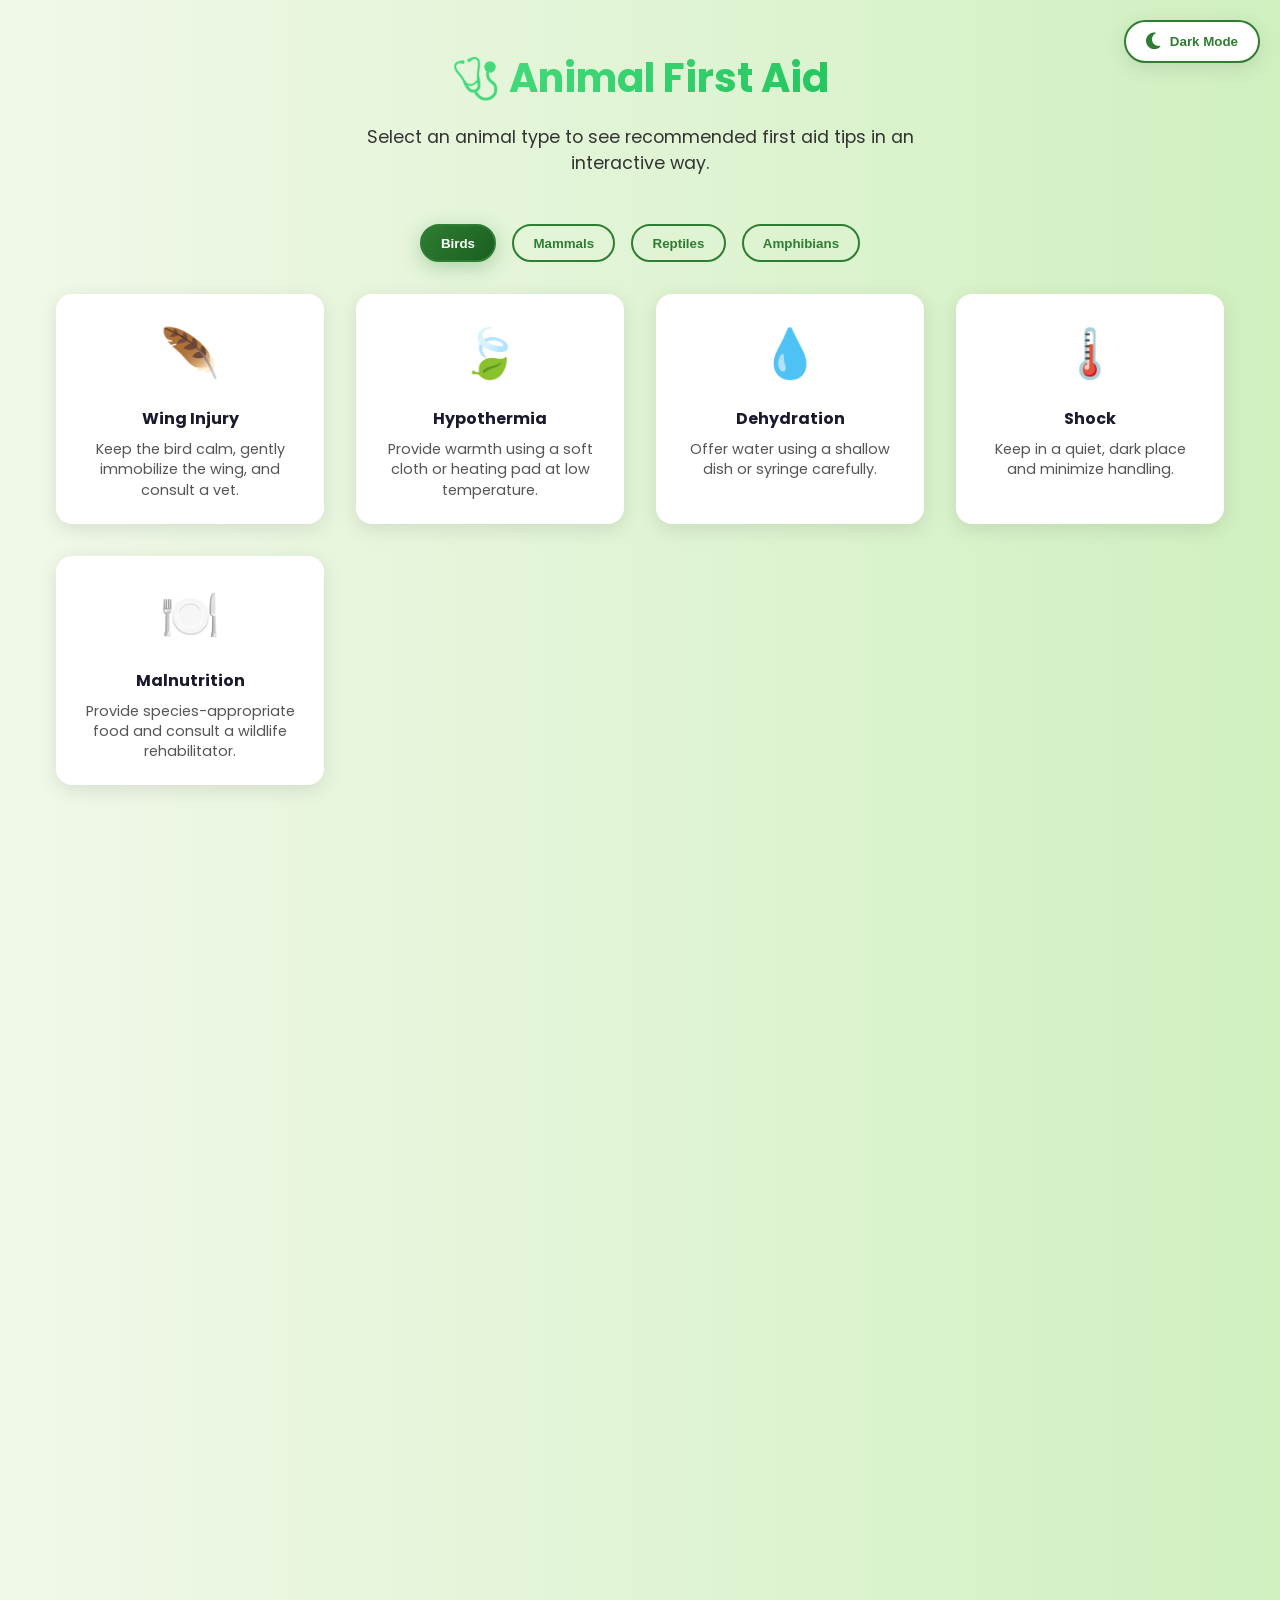
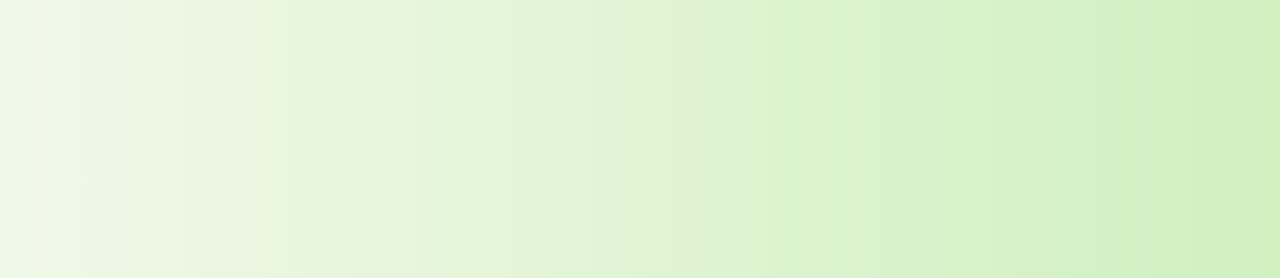
<file: frontend/src/pages/animal-first-aid.html>
<!DOCTYPE html>
<html lang="en">
<head>
    <meta charset="UTF-8">
    <meta name="viewport" content="width=device-width, initial-scale=1.0">
    <title>EcoLife | Animal First Aid</title>
    <link href="https://fonts.googleapis.com/css2?family=Poppins:wght@300;400;500;600;700&display=swap" rel="stylesheet">
    <link rel="stylesheet" href="https://cdnjs.cloudflare.com/ajax/libs/font-awesome/6.4.0/css/all.min.css"/>
    <link href="https://unpkg.com/aos@2.3.1/dist/aos.css" rel="stylesheet" />
    <link rel="icon" type="image/png" href="/envirnoment-logo.png">
    <style>
        /* ===== GLOBAL ===== */
        * {margin:0;padding:0;box-sizing:border-box;}
        
        body {
            font-family: 'Poppins', sans-serif;
            background: linear-gradient(to right,#f1f8e9,#d0f0c0);
            color: #1a1a2e;
            display: flex;
            flex-direction: column;
            align-items: center;
            min-height: 100vh;
            transition: background 0.3s ease, color 0.3s ease;
        }
        
        body.dark-mode {
            background: linear-gradient(to right,#0a1929,#1a1a2e);
            color: #e6e6e6;
        }
        
        .main-container {
            width: 100%;
            max-width: 1200px;
            display: flex;
            flex-direction: column;
            align-items: center;
        }
        
        section {
            padding: 3rem 1rem;
            width: 100%;
            display: flex;
            flex-direction: column;
            align-items: center;
        }
        
        h2 {
            font-size: 2.5rem;
            background: linear-gradient(135deg,#4ade80,#22c55e);
            -webkit-background-clip: text;
            -webkit-text-fill-color: transparent;
            text-align: center;
            margin-bottom: 1rem;
        }
        
        p.subtitle {
            text-align: center;
            color: #333;
            margin-bottom: 3rem;
            font-size: 1.1rem;
            max-width: 600px;
        }

        body.dark-mode p.subtitle {
            color: #e6e6e6;
            opacity: 0.9;
        }

        /* ===== THEME TOGGLE ===== */
        .theme-toggle {
            position: fixed;
            top: 20px;
            right: 20px;
            z-index: 1000;
        }
        
        .theme-btn {
            background: #ffffff;
            border: 2px solid #2e7d32;
            border-radius: 30px;
            padding: 10px 20px;
            cursor: pointer;
            font-weight: 600;
            color: #2e7d32;
            display: flex;
            align-items: center;
            gap: 10px;
            transition: all 0.3s ease;
            box-shadow: 0 5px 20px rgba(0,0,0,0.1);
        }
        
        body.dark-mode .theme-btn {
            background: #1f4068;
            color: #4ade80;
            border-color: #4ade80;
        }
        
        .theme-btn:hover {
            transform: translateY(-2px);
            box-shadow: 0 8px 25px rgba(0,0,0,0.2);
        }
        
        .theme-btn i {
            font-size: 1.2rem;
        }

        /* ===== ANIMAL TYPE BUTTONS ===== */
        .animal-types {
            display: flex;
            justify-content: center;
            gap: 1rem;
            flex-wrap: wrap;
            margin-bottom: 2rem;
            width: 100%;
        }
        
        .animal-type-btn {
            padding: 0.6rem 1.2rem;
            border: 2px solid #2e7d32;
            border-radius: 30px;
            cursor: pointer;
            font-weight: 600;
            background: transparent;
            color: #2e7d32;
            transition: all 0.3s ease;
        }
        
        body.dark-mode .animal-type-btn {
            color: #4ade80;
            border-color: #4ade80;
        }
        
        .animal-type-btn.active, .animal-type-btn:hover {
            background: linear-gradient(135deg,#2e7d32,#1b5e20);
            color: #fff;
            border-color: #2e7d32;
            box-shadow: 0 5px 20px rgba(46,125,50,0.3);
        }
        
        body.dark-mode .animal-type-btn.active,
        body.dark-mode .animal-type-btn:hover {
            background: linear-gradient(135deg,#4ade80,#22c55e);
            color: #1a1a2e;
            border-color: #4ade80;
        }

        /* ===== FIRST AID GRID ===== */
        .first-aid-grid {
            display: grid;
            grid-template-columns: repeat(auto-fit, minmax(250px, 1fr));
            gap: 2rem;
            width: 100%;
        }
        
        .aid-card {
            background: #fff;
            border-radius: 16px;
            padding: 1.5rem;
            box-shadow: 0 5px 20px rgba(0,0,0,0.1);
            transition: transform 0.3s ease, box-shadow 0.3s ease;
            text-align: center;
        }
        
        body.dark-mode .aid-card {
            background: #1f4068;
            box-shadow: 0 5px 20px rgba(0,0,0,0.3);
        }
        
        .aid-card:hover {
            transform: translateY(-8px);
            box-shadow: 0 15px 50px rgba(0,0,0,0.2);
        }
        
        .aid-icon {
            font-size: 3rem;
            margin-bottom: 1rem;
            color: #2e7d32;
        }
        
        body.dark-mode .aid-icon {
            color: #4ade80;
        }
        
        .aid-card h4 {
            margin-bottom: 0.5rem;
            color: #1a1a2e;
        }
        
        body.dark-mode .aid-card h4 {
            color: #e6e6e6;
        }
        
        .aid-card p {
            font-size: 0.9rem;
            color: #555;
            line-height: 1.4;
        }
        
        body.dark-mode .aid-card p {
            color: #e6e6e6;
            opacity: 0.8;
        }

        /* ===== NEW CENTERED SYMPTOM ASSESSMENT SECTION ===== */
        .assessment-container {
            display: flex;
            justify-content: center;
            align-items: center;
            width: 100%;
            padding: 2rem 1rem;
        }
        
        .assessment-section {
            background: linear-gradient(135deg, #ffffff, #f8fff8);
            border-radius: 20px;
            padding: 2.5rem;
            box-shadow: 0 10px 30px rgba(0,0,0,0.1);
            width: 100%;
            max-width: 800px;
            margin: 0 auto;
            position: relative;
        }
        
        body.dark-mode .assessment-section {
            background: linear-gradient(135deg, #1b1b2f, #162447);
            box-shadow: 0 10px 30px rgba(0,0,0,0.3);
        }
        
        /* Center everything inside assessment section */
        .assessment-section > * {
            display: flex;
            flex-direction: column;
            align-items: center;
        }
        
        .assessment-header {
            text-align: center;
            margin-bottom: 2rem;
            width: 100%;
        }
        
        .assessment-header h3 {
            font-size: 2rem;
            color: #1a5e20;
            margin-bottom: 0.5rem;
        }
        
        body.dark-mode .assessment-header h3 {
            color: #4ade80;
        }
        
        .assessment-header p {
            color: #555;
            font-size: 1rem;
        }
        
        body.dark-mode .assessment-header p {
            color: #e6e6e6;
            opacity: 0.8;
        }
        
        /* Centered Symptom Checklist */
        .symptom-checklist {
            display: grid;
            grid-template-columns: repeat(auto-fit, minmax(200px, 1fr));
            gap: 1rem;
            margin: 2rem 0;
            width: 100%;
            justify-items: center;
        }
        
        .symptom-item {
            background: #f8fff8;
            border: 2px solid #c8e6c9;
            border-radius: 12px;
            padding: 1rem;
            cursor: pointer;
            transition: all 0.3s ease;
            display: flex;
            align-items: center;
            gap: 0.8rem;
            width: 100%;
            max-width: 220px;
            justify-content: flex-start;
        }
        
        body.dark-mode .symptom-item {
            background: #2d3748;
            border-color: #4ade80;
        }
        
        .symptom-item:hover {
            background: #e8f5e9;
            transform: translateY(-2px);
        }
        
        body.dark-mode .symptom-item:hover {
            background: #4ade80;
        }
        
        .symptom-item.selected {
            background: #c8e6c9;
            border-color: #2e7d32;
        }
        
        body.dark-mode .symptom-item.selected {
            background: #4ade80;
            border-color: #4ade80;
        }
        
        .symptom-item input {
            width: 18px;
            height: 18px;
            accent-color: #2e7d32;
        }
        
        .symptom-item label {
            cursor: pointer;
            font-weight: 500;
            flex: 1;
            color: #333;
        }
        
        body.dark-mode .symptom-item label {
            color: #e6e6e6;
        }
        
        body.dark-mode .symptom-item.selected label {
            color: #1a1a2e;
            font-weight: 600;
        }
        
        /* Centered Emergency Level Indicator */
        .emergency-level {
            background: #fff;
            border-radius: 15px;
            padding: 1.5rem;
            margin: 2rem 0;
            display: none;
            border: 3px solid transparent;
            animation: pulse 2s infinite;
            width: 100%;
            max-width: 600px;
            text-align: center;
            box-shadow: 0 5px 20px rgba(0,0,0,0.1);
        }
        
        body.dark-mode .emergency-level {
            background: #1f4068;
            box-shadow: 0 5px 20px rgba(0,0,0,0.3);
        }
        
        .emergency-level.show {
            display: block;
            margin-left: auto;
            margin-right: auto;
        }
        
        .emergency-level.critical {
            border-color: #ff4444;
            background: linear-gradient(135deg, #fff5f5, #ffebee);
        }
        
        body.dark-mode .emergency-level.critical {
            background: linear-gradient(135deg, #450a0a, #7f1d1d);
        }
        
        .emergency-level.urgent {
            border-color: #ffaa00;
            background: linear-gradient(135deg, #fff9e6, #fff3cd);
        }
        
        body.dark-mode .emergency-level.urgent {
            background: linear-gradient(135deg, #422006, #854d0e);
        }
        
        .emergency-level.monitor {
            border-color: #00c853;
            background: linear-gradient(135deg, #e8f5e9, #f1f8e9);
        }
        
        body.dark-mode .emergency-level.monitor {
            background: linear-gradient(135deg, #14532d, #166534);
        }
        
        .level-header {
            display: flex;
            flex-direction: column;
            align-items: center;
            gap: 1rem;
            margin-bottom: 1rem;
        }
        
        .level-icon {
            font-size: 2.5rem;
            margin-bottom: 0.5rem;
        }
        
        .level-title {
            font-size: 1.5rem;
            font-weight: 700;
        }
        
        .level-title.critical { color: #ff4444; }
        .level-title.urgent { color: #ffaa00; }
        .level-title.monitor { color: #00c853; }
        
        /* Centered Action Steps */
        .action-steps {
            background: #fff;
            border-radius: 15px;
            padding: 1.5rem;
            margin: 2rem 0;
            display: none;
            width: 100%;
            max-width: 600px;
            text-align: center;
            box-shadow: 0 5px 20px rgba(0,0,0,0.1);
        }
        
        body.dark-mode .action-steps {
            background: #1f4068;
            box-shadow: 0 5px 20px rgba(0,0,0,0.3);
        }
        
        .action-steps.show {
            display: block;
            margin-left: auto;
            margin-right: auto;
        }
        
        .action-steps h4 {
            color: #1a5e20;
            margin-bottom: 1rem;
            font-size: 1.3rem;
        }
        
        body.dark-mode .action-steps h4 {
            color: #4ade80;
        }
        
        .step {
            display: flex;
            align-items: flex-start;
            gap: 1rem;
            margin-bottom: 1rem;
            padding: 1rem;
            background: #f8fff8;
            border-radius: 10px;
            border-left: 4px solid #2e7d32;
            text-align: left;
        }
        
        body.dark-mode .step {
            background: #2d3748;
            border-left-color: #4ade80;
        }
        
        .step-number {
            background: #2e7d32;
            color: white;
            width: 30px;
            height: 30px;
            border-radius: 50%;
            display: flex;
            align-items: center;
            justify-content: center;
            font-weight: bold;
            flex-shrink: 0;
        }
        
        body.dark-mode .step-number {
            background: #4ade80;
            color: #1a1a2e;
        }
        
        .step div:last-child {
            color: #333;
        }
        
        body.dark-mode .step div:last-child {
            color: #e6e6e6;
        }
        
        /* Centered Vet Guidance */
        .vet-guidance {
            background: #fff;
            border-radius: 15px;
            padding: 1.5rem;
            margin: 2rem 0;
            display: none;
            border: 2px solid #ff4444;
            animation: glow 2s infinite;
            width: 100%;
            max-width: 600px;
            text-align: center;
            box-shadow: 0 5px 20px rgba(0,0,0,0.1);
        }
        
        body.dark-mode .vet-guidance {
            background: #1f4068;
            box-shadow: 0 5px 20px rgba(0,0,0,0.3);
        }
        
        .vet-guidance.show {
            display: block;
            margin-left: auto;
            margin-right: auto;
        }
        
        .vet-guidance h4 {
            color: #ff4444;
            display: flex;
            align-items: center;
            justify-content: center;
            gap: 0.5rem;
            margin-bottom: 1rem;
            font-size: 1.2rem;
        }
        
        .vet-guidance p {
            color: #333;
        }
        
        body.dark-mode .vet-guidance p {
            color: #e6e6e6;
        }
        
        /* Centered Assessment Buttons */
        .assessment-buttons {
            display: flex;
            gap: 1rem;
            justify-content: center;
            margin-top: 2rem;
            flex-wrap: wrap;
            width: 100%;
        }
        
        .assessment-btn {
            padding: 0.8rem 1.5rem;
            border: none;
            border-radius: 25px;
            font-weight: 600;
            cursor: pointer;
            transition: all 0.3s ease;
            display: flex;
            align-items: center;
            gap: 0.5rem;
        }
        
        .assessment-btn.primary {
            background: linear-gradient(135deg, #2e7d32, #1b5e20);
            color: white;
        }
        
        .assessment-btn.secondary {
            background: #f0f0f0;
            color: #333;
            border: 1px solid #ddd;
        }
        
        body.dark-mode .assessment-btn.secondary {
            background: #2d3748;
            color: #e6e6e6;
            border: 1px solid #4ade80;
        }
        
        body.dark-mode .assessment-btn.secondary:hover {
            background: #4ade80;
            color: #1a1a2e;
        }
        
        .assessment-btn:hover {
            transform: translateY(-3px);
            box-shadow: 0 5px 15px rgba(0,0,0,0.2);
        }
        
        /* Animations */
        @keyframes pulse {
            0% { box-shadow: 0 0 0 0 rgba(255, 68, 68, 0.4); }
            70% { box-shadow: 0 0 0 10px rgba(255, 68, 68, 0); }
            100% { box-shadow: 0 0 0 0 rgba(255, 68, 68, 0); }
        }
        
        @keyframes glow {
            0% { box-shadow: 0 0 5px rgba(255, 68, 68, 0.5); }
            50% { box-shadow: 0 0 20px rgba(255, 68, 68, 0.8); }
            100% { box-shadow: 0 0 5px rgba(255, 68, 68, 0.5); }
        }
        
        /* Footer */
        .footer-note {
            text-align: center;
            padding: 2rem;
            color: #333;
            opacity: 0.7;
            font-size: 0.9rem;
            width: 100%;
            max-width: 800px;
            margin-top: 2rem;
            border-top: 1px solid #c8e6c9;
        }
        
        body.dark-mode .footer-note {
            color: #e6e6e6;
            border-top-color: #4ade80;
        }
        
        /* Responsive */
        @media(max-width: 768px){
            .aid-card {padding: 1rem;}
            .assessment-section {padding: 1.5rem;}
            .symptom-checklist {grid-template-columns: 1fr;}
            .assessment-buttons {flex-direction: column;}
            .assessment-btn {width: 100%; justify-content: center;}
            .step {flex-direction: column; align-items: center; text-align: center;}
            .level-header {flex-direction: column;}
            h2 {font-size: 2rem;}
            .assessment-header h3 {font-size: 1.5rem;}
            .theme-toggle {
                top: 10px;
                right: 10px;
            }
            .theme-btn {
                padding: 8px 16px;
                font-size: 0.9rem;
            }
        }
        
        @media(max-width: 480px){
            .symptom-item {max-width: 100%;}
            .assessment-section {padding: 1rem;}
            section {padding: 2rem 1rem;}
            .theme-btn span {
                display: none;
            }
            .theme-btn {
                padding: 10px;
                border-radius: 50%;
                width: 45px;
                height: 45px;
                justify-content: center;
            }
        }
    </style>
</head>
<body>
    <!-- Theme Toggle -->
    <div class="theme-toggle">
        <button class="theme-btn" id="themeToggle">
            <i class="fas fa-moon"></i>
            <span>Dark Mode</span>
        </button>
    </div>

    <div class="main-container">
        <section data-aos="fade-up">
            <h2>🩺 Animal First Aid</h2>
            <p class="subtitle">Select an animal type to see recommended first aid tips in an interactive way.</p>

            <div class="animal-types">
                <button class="animal-type-btn active" data-type="bird">Birds</button>
                <button class="animal-type-btn" data-type="mammal">Mammals</button>
                <button class="animal-type-btn" data-type="reptile">Reptiles</button>
                <button class="animal-type-btn" data-type="amphibian">Amphibians</button>
            </div>

            <div class="first-aid-grid" id="firstAidGrid"></div>
        </section>

        <!-- NEW: Centered Symptom Assessment Section -->
        <div class="assessment-container">
            <div class="assessment-section" data-aos="fade-up">
                <div class="assessment-header">
                    <h3>🩺 Emergency Symptom Assessment</h3>
                    <p>Select all symptoms you observe to get immediate guidance</p>
                </div>
                
                <div class="symptom-checklist" id="symptomChecklist">
                    <div class="symptom-item">
                        <input type="checkbox" id="breathing" value="breathing">
                        <label for="breathing">💨 Difficulty Breathing</label>
                    </div>
                    <div class="symptom-item">
                        <input type="checkbox" id="bleeding" value="bleeding">
                        <label for="bleeding">🩸 Bleeding/Open Wound</label>
                    </div>
                    <div class="symptom-item">
                        <input type="checkbox" id="unconscious" value="unconscious">
                        <label for="unconscious">😴 Unconsciousness</label>
                    </div>
                    <div class="symptom-item">
                        <input type="checkbox" id="broken" value="broken">
                        <label for="broken">🦴 Broken Limb (Visible)</label>
                    </div>
                    <div class="symptom-item">
                        <input type="checkbox" id="seizure" value="seizure">
                        <label for="seizure">🌀 Seizures/Tremors</label>
                    </div>
                    <div class="symptom-item">
                        <input type="checkbox" id="burn" value="burn">
                        <label for="burn">🔥 Burns/Scalds</label>
                    </div>
                    <div class="symptom-item">
                        <input type="checkbox" id="vomit" value="vomit">
                        <label for="vomit">🤢 Vomiting/Diarrhea</label>
                    </div>
                    <div class="symptom-item">
                        <input type="checkbox" id="poison" value="poison">
                        <label for="poison">☠️ Suspected Poisoning</label>
                    </div>
                    <div class="symptom-item">
                        <input type="checkbox" id="swelling" value="swelling">
                        <label for="swelling">🎈 Severe Swelling</label>
                    </div>
                    <div class="symptom-item">
                        <input type="checkbox" id="eye" value="eye">
                        <label for="eye">👁️ Eye Injury</label>
                    </div>
                    <div class="symptom-item">
                        <input type="checkbox" id="shock" value="shock">
                        <label for="shock">🥶 Signs of Shock</label>
                    </div>
                    <div class="symptom-item">
                        <input type="checkbox" id="paralyzed" value="paralyzed">
                        <label for="paralyzed">🚫 Paralysis/Can't Move</label>
                    </div>
                </div>
                
                <!-- Emergency Level Indicator -->
                <div class="emergency-level" id="emergencyLevel">
                    <div class="level-header">
                        <div class="level-icon" id="levelIcon">🚨</div>
                        <div>
                            <div class="level-title" id="levelTitle">Emergency Level</div>
                            <p id="levelDescription">Based on your selected symptoms</p>
                        </div>
                    </div>
                    <p id="levelInstructions">Follow the priority actions below immediately.</p>
                </div>
                
                <!-- Action Steps -->
                <div class="action-steps" id="actionSteps">
                    <h4>📋 Priority Actions</h4>
                    <div id="stepsContainer"></div>
                </div>
                
                <!-- Vet Guidance -->
                <div class="vet-guidance" id="vetGuidance">
                    <h4><i class="fas fa-phone-alt"></i> When to Call a Vet Immediately</h4>
                    <p id="vetInstructions">Based on your selected symptoms, immediate veterinary care is required.</p>
                    <div class="assessment-buttons">
                        <button class="assessment-btn primary" onclick="findNearestVet()">
                            <i class="fas fa-map-marker-alt"></i> Find Nearest Emergency Vet
                        </button>
                        <button class="assessment-btn secondary" onclick="prepareForVetVisit()">
                            <i class="fas fa-briefcase-medical"></i> How to Prepare for Vet Visit
                        </button>
                    </div>
                </div>
                
                <!-- Assessment Buttons -->
                <div class="assessment-buttons">
                    <button class="assessment-btn primary" onclick="assessSymptoms()">
                        <i class="fas fa-stethoscope"></i> Assess Selected Symptoms
                    </button>
                    <button class="assessment-btn secondary" onclick="resetAssessment()">
                        <i class="fas fa-redo"></i> Reset Assessment
                    </button>
                </div>
            </div>
        </div>
        
        <!-- Footer Note -->
        <div class="footer-note" data-aos="fade-up">
            <p>⚠️ Important: This tool provides general first aid guidance only. Always consult with a qualified veterinarian for professional medical advice.</p>
            <p style="margin-top: 0.5rem; font-size: 0.8rem;">© 2024 EcoLife Animal First Aid | Dark Mode: <span id="themeStatus">Off</span></p>
        </div>
    </div>

    <script src="https://unpkg.com/aos@2.3.1/dist/aos.js"></script>
    <script>
        AOS.init();
        
        // Theme Toggle Functionality - SIMPLIFIED VERSION
        const themeToggle = document.getElementById('themeToggle');
        const themeStatus = document.getElementById('themeStatus');
        
        // Check for saved theme preference
        if (localStorage.getItem('darkMode') === 'enabled') {
            enableDarkMode();
        }
        
        function enableDarkMode() {
            document.body.classList.add('dark-mode');
            themeToggle.innerHTML = '<i class="fas fa-sun"></i><span>Light Mode</span>';
            themeStatus.textContent = 'On';
            localStorage.setItem('darkMode', 'enabled');
        }
        
        function disableDarkMode() {
            document.body.classList.remove('dark-mode');
            themeToggle.innerHTML = '<i class="fas fa-moon"></i><span>Dark Mode</span>';
            themeStatus.textContent = 'Off';
            localStorage.setItem('darkMode', 'disabled');
        }
        
        themeToggle.addEventListener('click', () => {
            if (document.body.classList.contains('dark-mode')) {
                disableDarkMode();
            } else {
                enableDarkMode();
            }
            
            // Add click animation
            themeToggle.style.transform = 'scale(0.95)';
            setTimeout(() => {
                themeToggle.style.transform = '';
            }, 150);
        });

        // Original First Aid Grid Code
        const firstAidData = {
            bird: [
                {icon:'🪶', title:'Wing Injury', desc:'Keep the bird calm, gently immobilize the wing, and consult a vet.'},
                {icon:'🍃', title:'Hypothermia', desc:'Provide warmth using a soft cloth or heating pad at low temperature.'},
                {icon:'💧', title:'Dehydration', desc:'Offer water using a shallow dish or syringe carefully.'},
                {icon:'🌡️', title:'Shock', desc:'Keep in a quiet, dark place and minimize handling.'},
                {icon:'🍽️', title:'Malnutrition', desc:'Provide species-appropriate food and consult a wildlife rehabilitator.'}
            ],
            mammal: [
                {icon:'🐾', title:'Fractures', desc:'Immobilize the injured limb and keep the animal calm until professional help arrives.'},
                {icon:'🩹', title:'Cuts & Wounds', desc:'Clean gently, apply antiseptic, and monitor for infection.'},
                {icon:'💊', title:'Poisoning', desc:'Do not induce vomiting. Contact a wildlife vet immediately.'},
                {icon:'🤢', title:'Digestive Issues', desc:'Withhold food for 12-24 hours, provide water, and monitor.'},
                {icon:'👁️', title:'Eye Problems', desc:'Flush with saline solution and avoid direct sunlight.'}
            ],
            reptile: [
                {icon:'🦎', title:'Burns', desc:'Cool the burn with lukewarm water and avoid applying creams meant for humans.'},
                {icon:'🌡️', title:'Temperature Shock', desc:'Move to a suitable temperature environment and hydrate carefully.'},
                {icon:'🩺', title:'Infections', desc:'Clean wounds gently and monitor. Seek vet assistance.'},
                {icon:'💧', title:'Dehydration', desc:'Provide shallow water bowl and mist habitat regularly.'},
                {icon:'🥚', title:'Egg Binding', desc:'Provide warm bath and consult a reptile specialist immediately.'}
            ],
            amphibian: [
                {icon:'🐸', title:'Skin Damage', desc:'Keep skin moist and avoid handling unnecessarily.'},
                {icon:'💧', title:'Dehydration', desc:'Provide shallow water and mist environment to maintain humidity.'},
                {icon:'🍂', title:'Contamination', desc:'Remove from polluted areas and clean habitat gently.'},
                {icon:'🌡️', title:'Temperature Stress', desc:'Maintain optimal temperature range for the specific species.'},
                {icon:'🦠', title:'Fungal Infections', desc:'Isolate and provide clean, filtered water. Consult a vet.'}
            ]
        };

        const firstAidGrid = document.getElementById('firstAidGrid');
        const buttons = document.querySelectorAll('.animal-type-btn');

        function populateFirstAid(type){
            firstAidGrid.innerHTML='';
            firstAidData[type].forEach(aid=>{
                const card = document.createElement('div');
                card.className='aid-card';
                card.setAttribute('data-aos','fade-up');
                card.innerHTML=`
                    <div class="aid-icon">${aid.icon}</div>
                    <h4>${aid.title}</h4>
                    <p>${aid.desc}</p>
                `;
                firstAidGrid.appendChild(card);
            });
            
            // Animate cards sequentially
            const cards = firstAidGrid.querySelectorAll('.aid-card');
            cards.forEach((card, index) => {
                card.style.animationDelay = `${index * 0.1}s`;
            });
        }

        buttons.forEach(btn=>{
            btn.addEventListener('click',()=>{
                buttons.forEach(b=>b.classList.remove('active'));
                btn.classList.add('active');
                populateFirstAid(btn.dataset.type);
                
                // Add click animation
                btn.style.transform = 'scale(0.95)';
                setTimeout(() => {
                    btn.style.transform = '';
                }, 150);
            });
        });

        // Initialize with birds
        populateFirstAid('bird');

        // NEW: Symptom Assessment Functions
        const symptomData = {
            breathing: { level: 'critical', steps: ['Keep airway clear', 'Do not tilt head', 'Check for obstructions'] },
            bleeding: { level: 'critical', steps: ['Apply direct pressure with clean cloth', 'Elevate wound if possible', 'Do not remove soaked cloth'] },
            unconscious: { level: 'critical', steps: ['Check breathing', 'Place in recovery position', 'Keep warm'] },
            broken: { level: 'urgent', steps: ['Immobilize limb', 'Do not attempt to realign', 'Support with padding'] },
            seizure: { level: 'critical', steps: ['Clear surrounding area', 'Time the seizure', 'Do not restrain'] },
            burn: { level: 'urgent', steps: ['Cool with lukewarm water', 'Do not apply ice', 'Cover with sterile dressing'] },
            vomit: { level: 'monitor', steps: ['Withhold food 12-24 hours', 'Offer small amounts of water', 'Monitor for dehydration'] },
            poison: { level: 'critical', steps: ['Identify poison if possible', 'Do not induce vomiting', 'Call poison control'] },
            swelling: { level: 'urgent', steps: ['Apply cold compress', 'Monitor breathing', 'Check for allergic reaction'] },
            eye: { level: 'urgent', steps: ['Flush with saline solution', 'Do not rub', 'Cover with clean cloth'] },
            shock: { level: 'critical', steps: ['Keep warm with blanket', 'Elevate hindquarters', 'Minimize movement'] },
            paralyzed: { level: 'critical', steps: ['Immobilize completely', 'Use rigid surface for transport', 'Support head and neck'] }
        };

        function assessSymptoms() {
            const selectedSymptoms = [];
            document.querySelectorAll('.symptom-item input:checked').forEach(input => {
                selectedSymptoms.push(input.value);
            });
            
            if (selectedSymptoms.length === 0) {
                alert('Please select at least one symptom');
                return;
            }
            
            // Determine emergency level
            let highestLevel = 'monitor';
            selectedSymptoms.forEach(symptom => {
                if (symptomData[symptom]) {
                    const level = symptomData[symptom].level;
                    if (level === 'critical') highestLevel = 'critical';
                    else if (level === 'urgent' && highestLevel !== 'critical') highestLevel = 'urgent';
                }
            });
            
            // Show emergency level
            const emergencyLevel = document.getElementById('emergencyLevel');
            const levelIcon = document.getElementById('levelIcon');
            const levelTitle = document.getElementById('levelTitle');
            const levelDescription = document.getElementById('levelDescription');
            const levelInstructions = document.getElementById('levelInstructions');
            
            emergencyLevel.className = `emergency-level show ${highestLevel}`;
            
            switch(highestLevel) {
                case 'critical':
                    levelIcon.textContent = '🚨';
                    levelTitle.textContent = 'CRITICAL EMERGENCY';
                    levelTitle.className = 'level-title critical';
                    levelDescription.textContent = 'Life-threatening situation requiring immediate action';
                    levelInstructions.textContent = 'Take action NOW and prepare for immediate veterinary care';
                    break;
                case 'urgent':
                    levelIcon.textContent = '⚠️';
                    levelTitle.textContent = 'URGENT CARE NEEDED';
                    levelTitle.className = 'level-title urgent';
                    levelDescription.textContent = 'Serious condition requiring prompt veterinary attention';
                    levelInstructions.textContent = 'Seek veterinary care within 2-4 hours';
                    break;
                case 'monitor':
                    levelIcon.textContent = 'ℹ️';
                    levelTitle.textContent = 'MONITOR CLOSELY';
                    levelTitle.className = 'level-title monitor';
                    levelDescription.textContent = 'Non-emergency situation requiring observation';
                    levelInstructions.textContent = 'Monitor closely and seek veterinary advice if condition worsens';
                    break;
            }
            
            // Show action steps
            const actionSteps = document.getElementById('actionSteps');
            const stepsContainer = document.getElementById('stepsContainer');
            stepsContainer.innerHTML = '';
            
            // Combine steps from all selected symptoms
            const allSteps = [];
            selectedSymptoms.forEach(symptom => {
                if (symptomData[symptom]) {
                    symptomData[symptom].steps.forEach((step, index) => {
                        allSteps.push({
                            symptom: symptom,
                            step: step,
                            priority: symptomData[symptom].level === 'critical' ? 1 : 
                                     symptomData[symptom].level === 'urgent' ? 2 : 3
                        });
                    });
                }
            });
            
            // Sort by priority and deduplicate
            const uniqueSteps = [...new Set(allSteps.map(s => s.step))];
            uniqueSteps.forEach((step, index) => {
                const stepDiv = document.createElement('div');
                stepDiv.className = 'step';
                stepDiv.innerHTML = `
                    <div class="step-number">${index + 1}</div>
                    <div>${step}</div>
                `;
                stepsContainer.appendChild(stepDiv);
            });
            
            actionSteps.classList.add('show');
            
            // Show vet guidance if critical or urgent
            const vetGuidance = document.getElementById('vetGuidance');
            const vetInstructions = document.getElementById('vetInstructions');
            
            if (highestLevel === 'critical' || highestLevel === 'urgent') {
                vetGuidance.classList.add('show');
                if (highestLevel === 'critical') {
                    vetInstructions.textContent = 'IMMEDIATE veterinary care is required. Call emergency vet NOW and prepare for transport.';
                } else {
                    vetInstructions.textContent = 'Veterinary care needed within a few hours. Call your vet immediately for guidance.';
                }
            } else {
                vetGuidance.classList.remove('show');
            }
            
            // Scroll to results
            emergencyLevel.scrollIntoView({ behavior: 'smooth' });
        }
        
        function resetAssessment() {
            document.querySelectorAll('.symptom-item input:checked').forEach(input => {
                input.checked = false;
                input.parentElement.classList.remove('selected');
            });
            
            document.getElementById('emergencyLevel').classList.remove('show');
            document.getElementById('actionSteps').classList.remove('show');
            document.getElementById('vetGuidance').classList.remove('show');
        }
        
        function findNearestVet() {
            alert('Feature: Would open map with nearest emergency veterinary clinics. In a real app, this would use geolocation API.');
        }
        
        function prepareForVetVisit() {
            alert('Vet Visit Preparation:\n1. Keep animal calm and warm\n2. Bring any vomit/poison samples\n3. Note all symptoms and timeline\n4. Bring medical history if available\n5. Have emergency contact ready');
        }
        
        // Add click handlers to symptom items
        document.querySelectorAll('.symptom-item').forEach(item => {
            item.addEventListener('click', function(e) {
                if (e.target.type !== 'checkbox') {
                    const checkbox = this.querySelector('input');
                    checkbox.checked = !checkbox.checked;
                }
                this.classList.toggle('selected', this.querySelector('input').checked);
            });
        });
    </script>
    <script>
    (function(){if(!window.chatbase||window.chatbase("getState")!=="initialized"){window.chatbase=(...arguments)=>{if(!window.chatbase.q){window.chatbase.q=[]}window.chatbase.q.push(arguments)};window.chatbase=new Proxy(window.chatbase,{get(target,prop){if(prop==="q"){return target.q}return(...args)=>target(prop,...args)}})}const onLoad=function(){const script=document.createElement("script");script.src="https://www.chatbase.co/embed.min.js";script.id="ws110ZzXAkEnbVsIy9g8d";script.domain="www.chatbase.co";document.body.appendChild(script)};if(document.readyState==="complete"){onLoad()}else{window.addEventListener("load",onLoad)}})();
    </script>
</body>
</html>
</file>
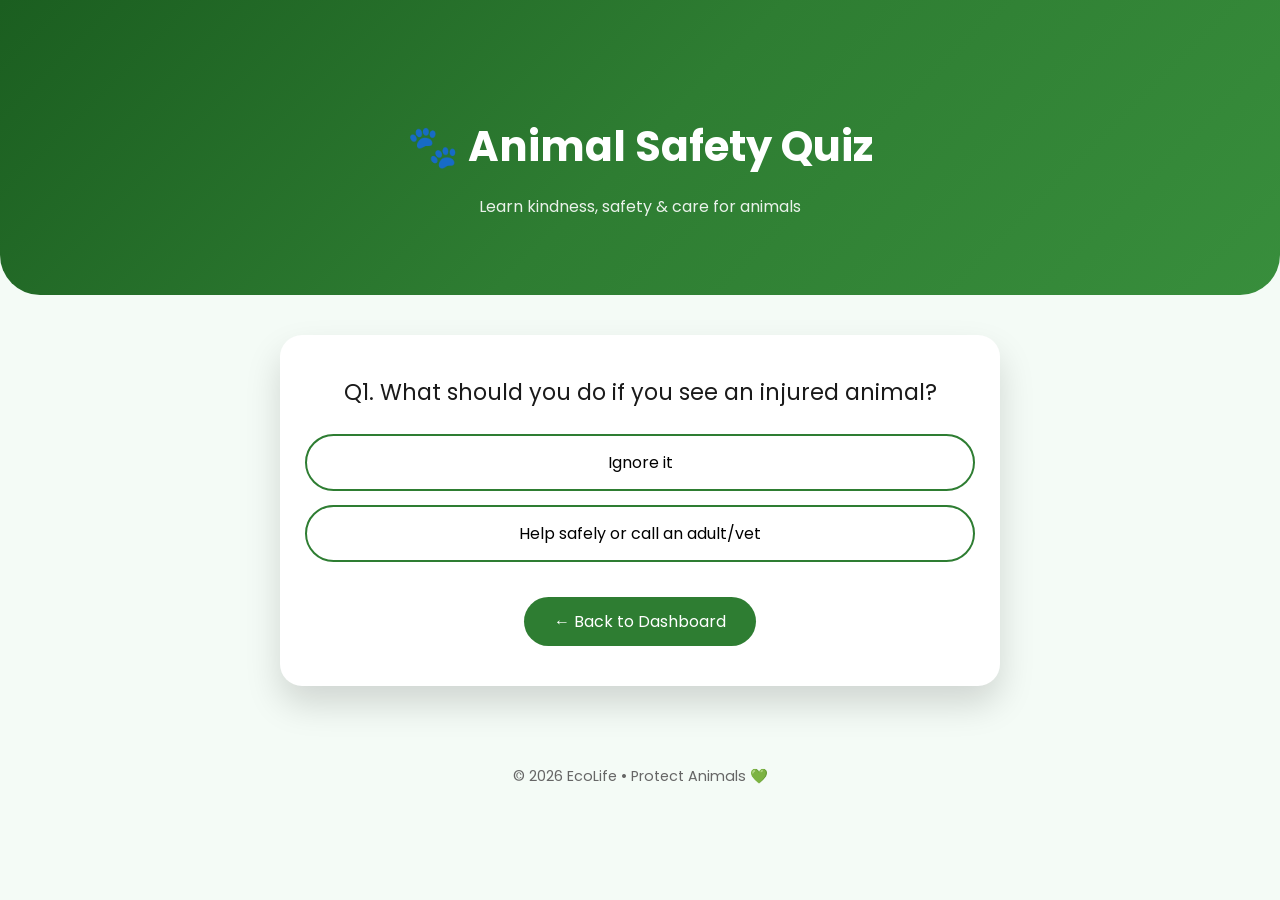
<file: frontend/src/pages/animal-safety-quiz.html>
<!DOCTYPE html>
<html lang="en">
<head>
  <meta charset="UTF-8" />
  <title>Animal Safety Quiz | EcoLife</title>
  <meta name="viewport" content="width=device-width, initial-scale=1.0" />

  <!-- Fonts & Icons -->
  <link href="https://fonts.googleapis.com/css2?family=Poppins:wght@400;600;700&display=swap" rel="stylesheet">
  <link rel="stylesheet" href="https://cdnjs.cloudflare.com/ajax/libs/font-awesome/6.5.0/css/all.min.css">

  <style>
    :root{
      --green:#2e7d32;
      --dark:#1b5e20;
      --light:#e8f5e9;
      --shadow:0 18px 35px rgba(0,0,0,0.15);
    }

    *{
      box-sizing:border-box;
      font-family:"Poppins",sans-serif;
    }

    body{
      margin:0;
      background:#f4fbf6;
      color:#1a1a1a;
      text-align:center;
    }

    /* HERO */
    .hero{
      padding:80px 20px 60px;
      background:linear-gradient(135deg,#1b5e20,#2e7d32,#388e3c);
      color:white;
      border-bottom-left-radius:40px;
      border-bottom-right-radius:40px;
    }

    .hero h1{
      font-size:2.6rem;
      margin-bottom:10px;
    }

    .hero p{
      opacity:0.9;
    }

    /* CARD */
    .quiz-container{
      max-width:720px;
      margin:40px auto 60px;
      background:white;
      padding:40px 25px;
      border-radius:22px;
      box-shadow:var(--shadow);
    }

    .question{
      font-size:1.4rem;
      margin-bottom:25px;
    }

    .options{
      display:grid;
      gap:14px;
    }

    .option{
      padding:14px 18px;
      border-radius:30px;
      border:2px solid var(--green);
      background:#fff;
      cursor:pointer;
      transition:0.3s;
      font-size:1rem;
    }

    .option:hover{
      background:var(--light);
      transform:translateY(-3px);
    }

    .option.correct{
      background:#c8e6c9;
      border-color:var(--green);
    }

    .option.wrong{
      background:#ffcdd2;
      border-color:#c62828;
    }

    .feedback{
      margin-top:18px;
      font-weight:600;
    }

    .next-btn{
      margin-top:22px;
      padding:12px 30px;
      background:var(--green);
      color:white;
      border:none;
      border-radius:30px;
      cursor:pointer;
      font-size:1rem;
      display:none;
      transition:0.3s;
    }

    .next-btn:hover{
      background:var(--dark);
      transform:translateY(-2px);
    }

    /* RESULT */
    .result{
      display:none;
    }

    .score{
      font-size:3rem;
      color:var(--green);
      margin:15px 0;
    }

    /* BACK */
    .back-wrapper{
      display:flex;
      justify-content:center;
      margin-top:35px;
    }

    .back-btn{
      padding:12px 30px;
      background:var(--green);
      color:white;
      border:none;
      border-radius:30px;
      cursor:pointer;
      font-size:1rem;
      transition:0.3s;
    }

    .back-btn:hover{
      background:var(--dark);
      transform:translateY(-3px);
      box-shadow:0 10px 25px rgba(46,125,50,.35);
    }

    footer{
      padding:20px;
      color:#666;
      font-size:.9rem;
    }

    @media(max-width:600px){
      .hero h1{font-size:2.1rem;}
      .question{font-size:1.2rem;}
    }
  </style>
</head>

<body>

  <!-- HERO -->
  <section class="hero">
    <h1>🐾 Animal Safety Quiz</h1>
    <p>Learn kindness, safety & care for animals</p>
  </section>

  <!-- QUIZ -->
  <div class="quiz-container">

    <div id="quiz">
      <div class="question" id="question"></div>
      <div class="options" id="options"></div>
      <div class="feedback" id="feedback"></div>
      <button class="next-btn" id="nextBtn">Next</button>
    </div>

    <div class="result" id="result">
      <h2>🎉 Quiz Completed!</h2>
      <div class="score" id="score"></div>
      <p id="remark"></p>
    </div>

    <div class="back-wrapper">
      <button class="back-btn" onclick="window.location.href='kids-quiz-dashboard.html'">
        ← Back to Dashboard
      </button>
    </div>

  </div>

  <footer>
    © 2026 EcoLife • Protect Animals 💚
  </footer>

<script>
  const questions = [
    {
      q: "What should you do if you see an injured animal?",
      options: ["Ignore it", "Help safely or call an adult/vet"],
      correct: 1,
      msg: "Helping safely or calling an adult is the right choice."
    },
    {
      q: "Is it safe to tease animals?",
      options: ["Yes, it's fun", "No, it can hurt them"],
      correct: 1,
      msg: "Animals feel fear and pain too."
    },
    {
      q: "What food should you give stray animals?",
      options: ["Spicy food", "Safe & suitable food"],
      correct: 1,
      msg: "Unsafe food can make animals sick."
    },
    {
      q: "How should you approach an unknown animal?",
      options: ["Run towards it", "Stay calm and keep distance"],
      correct: 1,
      msg: "Calm behavior keeps both you and animals safe."
    },
    {
      q: "Should animals be treated with kindness?",
      options: ["Yes, always", "No, it doesn't matter"],
      correct: 0,
      msg: "Kindness builds a safer world for all."
    }
  ];

  let index = 0;
  let score = 0;

  const questionEl = document.getElementById("question");
  const optionsEl = document.getElementById("options");
  const feedbackEl = document.getElementById("feedback");
  const nextBtn = document.getElementById("nextBtn");
  const resultEl = document.getElementById("result");
  const scoreEl = document.getElementById("score");
  const remarkEl = document.getElementById("remark");

  function loadQuestion(){
    feedbackEl.textContent="";
    nextBtn.style.display="none";
    optionsEl.innerHTML="";

    const q = questions[index];
    questionEl.textContent = `Q${index+1}. ${q.q}`;

    q.options.forEach((opt,i)=>{
      const btn=document.createElement("button");
      btn.className="option";
      btn.textContent=opt;
      btn.onclick=()=>selectOption(btn,i);
      optionsEl.appendChild(btn);
    });
  }

  function selectOption(btn,choice){
    const q = questions[index];
    document.querySelectorAll(".option").forEach(b=>b.disabled=true);

    if(choice===q.correct){
      btn.classList.add("correct");
      score++;
      feedbackEl.textContent="✅ Correct! "+q.msg;
    }else{
      btn.classList.add("wrong");
      feedbackEl.textContent="❌ Not correct. "+q.msg;
    }
    nextBtn.style.display="inline-block";
  }

  nextBtn.onclick=()=>{
    index++;
    if(index<questions.length){
      loadQuestion();
    }else{
      showResult();
    }
  };

  function showResult(){
    document.getElementById("quiz").style.display="none";
    resultEl.style.display="block";
    scoreEl.textContent = `${score} / ${questions.length}`;
    remarkEl.textContent =
      score>=4 ? "🌟 Animal Hero!" :
      score>=2 ? "👍 Good job, keep learning!" :
      "🌱 Learn more & try again!";
  }

  loadQuestion();
</script>

</body>
</html>
</file>
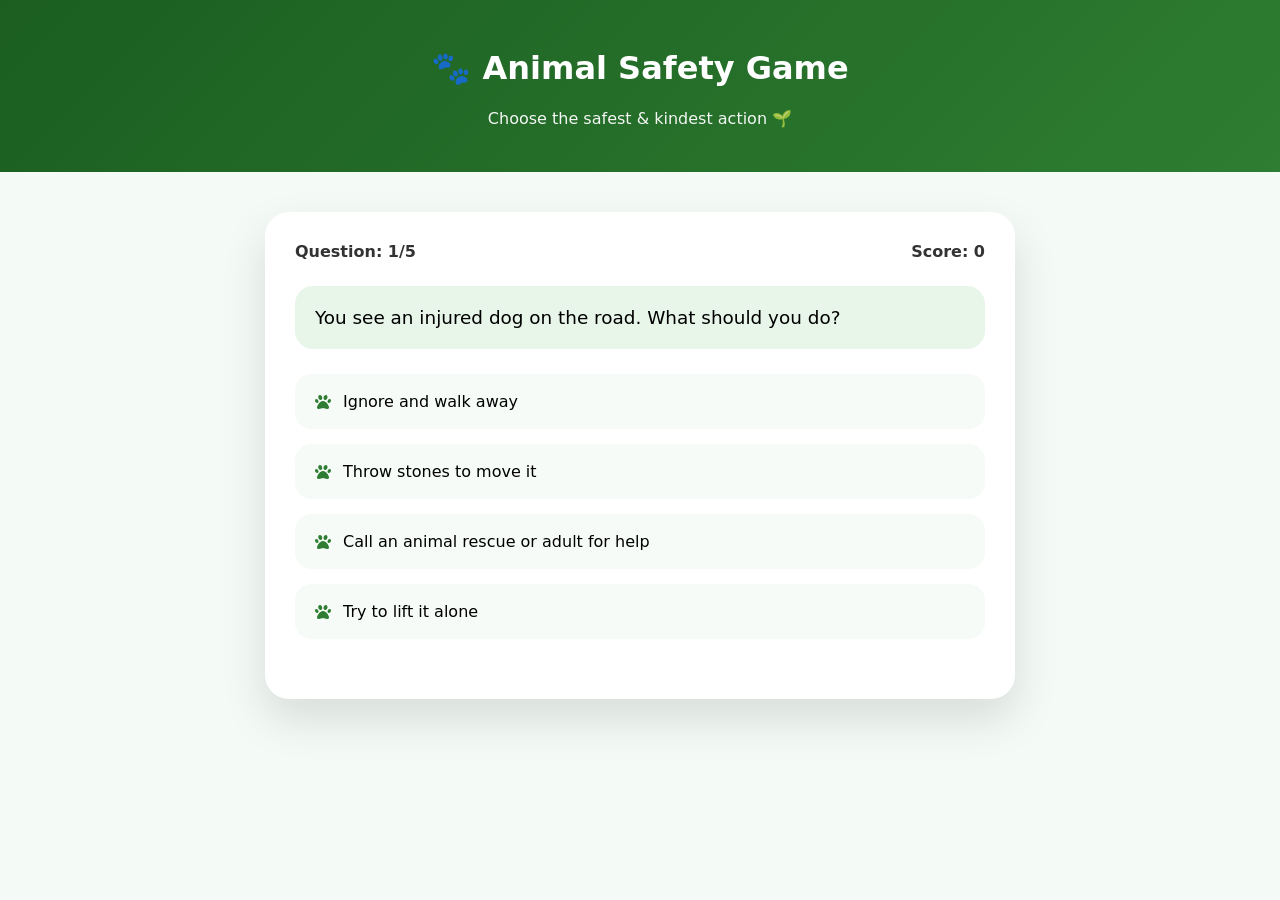
<file: frontend/src/pages/animal-safety-scenario-game.html>
<!DOCTYPE html>
<html lang="en">
<head>
<meta charset="UTF-8">
<title>Animal Safety Game | EcoLife</title>
<meta name="viewport" content="width=device-width, initial-scale=1.0">

<link rel="stylesheet" href="https://cdnjs.cloudflare.com/ajax/libs/font-awesome/6.5.0/css/all.min.css">

<style>
:root{
  --green:#2e7d32;
  --green-dark:#1b5e20;
  --light:#e8f5e9;
  --bg:#f4fbf6;
  --wrong:#ffcdd2;
}

*{
  box-sizing:border-box;
  font-family:Poppins,system-ui;
}

body{
  margin:0;
  background:var(--bg);
}

/* ---------- HEADER ---------- */
header{
  background:linear-gradient(135deg,var(--green-dark),var(--green));
  color:white;
  text-align:center;
  padding:28px 15px;
}

header p{
  margin-top:6px;
  opacity:.95;
}

/* ---------- GAME CONTAINER ---------- */
.game-container{
  max-width:750px;
  margin:40px auto;
  background:white;
  padding:30px;
  border-radius:24px;
  box-shadow:0 20px 45px rgba(0,0,0,.12);
}

/* ---------- TOP INFO ---------- */
.top-info{
  display:flex;
  justify-content:space-between;
  margin-bottom:25px;
  font-weight:600;
  color:#333;
}

/* ---------- QUESTION ---------- */
.scenario{
  background:var(--light);
  padding:18px 20px;
  border-radius:18px;
  font-size:1.15rem;
  margin-bottom:25px;
  line-height:1.5;
}

/* ---------- OPTIONS ---------- */
.options{
  display:grid;
  gap:15px;
}

.option{
  padding:16px 18px;
  border-radius:16px;
  background:#f7fbf8;
  border:2px solid transparent;
  cursor:pointer;
  transition:.25s;
  display:flex;
  align-items:center;
  gap:12px;
  font-size:1rem;
}

.option i{
  color:var(--green);
}

.option:hover{
  border-color:var(--green);
  background:var(--light);
  transform:scale(1.01);
}

.option.correct{
  background:#c8e6c9;
  border-color:var(--green);
}

.option.wrong{
  background:var(--wrong);
  border-color:#c62828;
}

/* ---------- FEEDBACK ---------- */
.feedback{
  margin-top:20px;
  font-weight:600;
  text-align:center;
}

/* ---------- BUTTONS ---------- */
.center-btn{
  display:flex;
  justify-content:center;
  gap:18px;
  margin-top:25px;
}

.btn{
  padding:12px 30px;
  border:none;
  border-radius:30px;
  background:var(--green);
  color:white;
  cursor:pointer;
  font-size:1rem;
  box-shadow:0 6px 15px rgba(0,0,0,.15);
}

.btn.secondary{
  background:#4caf50;
}

.btn:hover{
  background:var(--green-dark);
}

/* ---------- RESULT ---------- */
.result{
  text-align:center;
  font-size:1.4rem;
  margin-top:30px;
  font-weight:600;
}

/* ---------- RESPONSIVE ---------- */
@media(max-width:600px){
  .game-container{
    margin:20px;
    padding:22px;
  }
}
</style>
</head>

<body>

<header>
  <h1>🐾 Animal Safety Game</h1>
  <p>Choose the safest & kindest action 🌱</p>
</header>

<div class="game-container">

  <div class="top-info">
    <div>Question: <span id="qNo">1</span>/5</div>
    <div>Score: <span id="score">0</span></div>
  </div>

  <div class="scenario" id="scenarioText"></div>

  <div class="options" id="options"></div>

  <div class="feedback" id="feedback"></div>

  <div class="center-btn" id="nextBtnBox" style="display:none">
    <button class="btn" onclick="nextQuestion()">Next ➡</button>
  </div>

  <div class="result" id="result"></div>

  <div class="center-btn" id="endBtns" style="display:none">
    <button class="btn secondary" onclick="location.reload()">🔁 Play Again</button>
    <button class="btn" onclick="location.href='kids-quiz-dashboard.html'">🏠 Dashboard</button>
  </div>

</div>

<script>
const scenarios = [
  {
    q:"You see an injured dog on the road. What should you do?",
    options:[
      "Ignore and walk away",
      "Throw stones to move it",
      "Call an animal rescue or adult for help",
      "Try to lift it alone"
    ],
    correct:2
  },
  {
    q:"A stray dog is sleeping peacefully. What is the right action?",
    options:[
      "Disturb it for fun",
      "Let it rest quietly",
      "Shout at it",
      "Chase it away"
    ],
    correct:1
  },
  {
    q:"You want to feed a stray animal. What is safe?",
    options:[
      "Chocolate or chips",
      "Plastic-packed junk food",
      "Proper food like rice or biscuits",
      "Anything available"
    ],
    correct:2
  },
  {
    q:"You see someone hurting an animal. What should you do?",
    options:[
      "Join them",
      "Ignore it",
      "Report to a trusted adult or authority",
      "Record and laugh"
    ],
    correct:2
  },
  {
    q:"A pet looks scared during fireworks. What helps?",
    options:[
      "Loud music",
      "Comfort and quiet space",
      "Teasing it",
      "Leaving it outside"
    ],
    correct:1
  }
];

let current = 0;
let score = 0;
let answered = false;

const scenarioText = document.getElementById("scenarioText");
const optionsDiv = document.getElementById("options");
const feedback = document.getElementById("feedback");
const scoreEl = document.getElementById("score");
const qNo = document.getElementById("qNo");

function loadQuestion(){
  answered = false;
  feedback.textContent="";
  optionsDiv.innerHTML="";
  document.getElementById("nextBtnBox").style.display="none";

  const s = scenarios[current];
  scenarioText.textContent = s.q;
  qNo.textContent = current + 1;

  s.options.forEach((opt,i)=>{
    const div = document.createElement("div");
    div.className="option";
    div.innerHTML = `<i class="fa-solid fa-paw"></i> ${opt}`;
    div.onclick = ()=>selectOption(div,i);
    optionsDiv.appendChild(div);
  });
}

function selectOption(el,index){
  if(answered) return;
  answered = true;

  const correct = scenarios[current].correct;
  const options = document.querySelectorAll(".option");

  options[correct].classList.add("correct");

  if(index === correct){
    score++;
    feedback.textContent="✅ Correct! Kind and safe choice.";
  }else{
    el.classList.add("wrong");
    feedback.textContent="❌ Not safe. Always choose kindness.";
  }

  scoreEl.textContent = score;
  document.getElementById("nextBtnBox").style.display="flex";
}

function nextQuestion(){
  current++;
  if(current < scenarios.length){
    loadQuestion();
  }else{
    showResult();
  }
}

function showResult(){
  scenarioText.style.display="none";
  optionsDiv.style.display="none";
  feedback.style.display="none";
  document.getElementById("nextBtnBox").style.display="none";

  document.getElementById("result").innerHTML =
    `🎉 Game Over!<br>You scored <strong>${score}</strong> out of ${scenarios.length}`;

  document.getElementById("endBtns").style.display="flex";
}

loadQuestion();
</script>

</body>
</html>
</file>
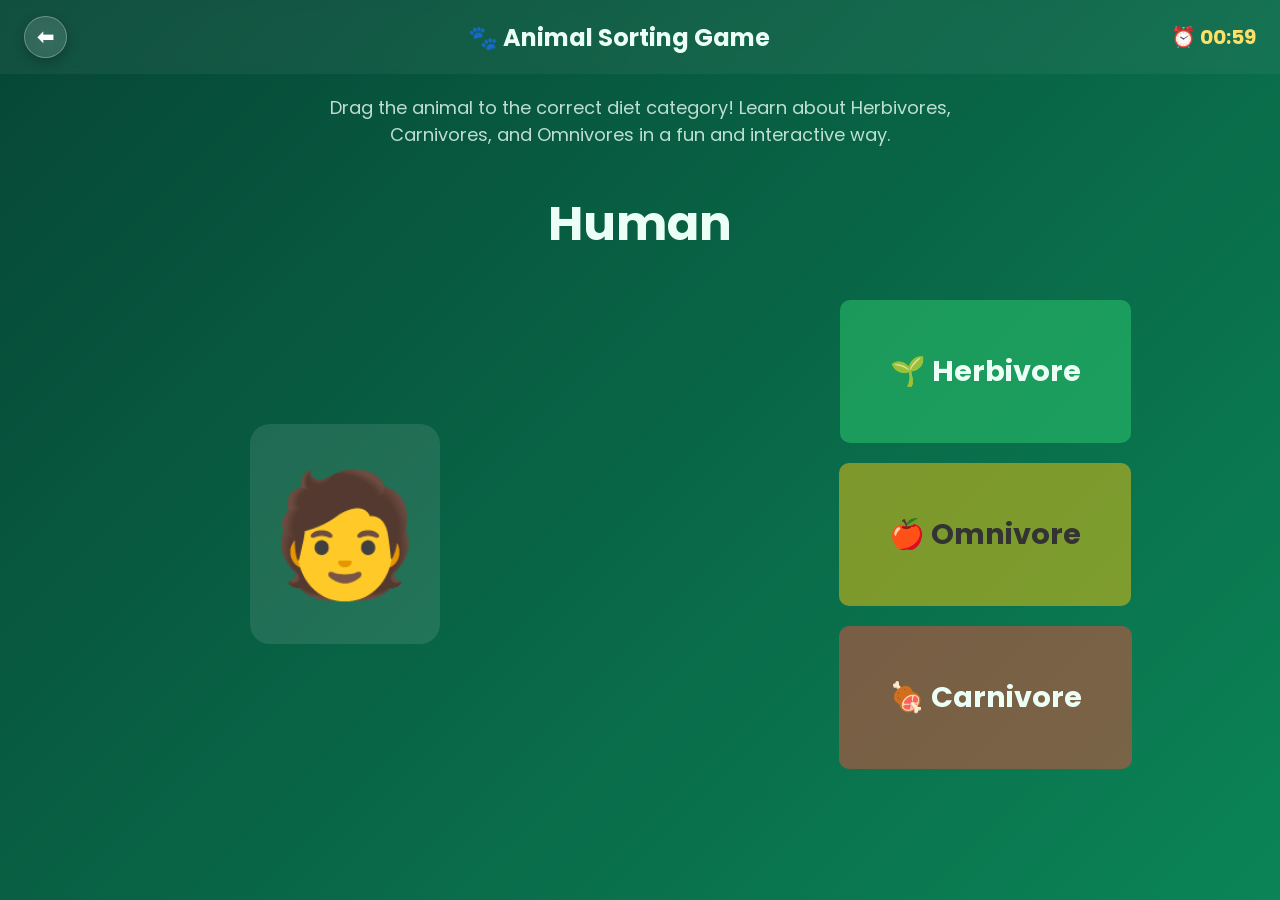
<file: frontend/src/pages/animal-sort.html>
<!DOCTYPE html>
<html lang="en">
<head>
  <meta charset="UTF-8" />
  <title>Animal Sorting Game</title>
  <link rel="stylesheet" href="../css/pages/animal-sort.css" />
  <link rel="icon" type="image/png" href="/envirnoment-logo.png">
</head>
<body>

  <!-- Top bar -->
  <div class="top-bar">
    <button class="back-btn" onclick="goBack()">⬅</button>
    <h1 class="title">🐾 Animal Sorting Game</h1>
    <div class="timer">⏰ <span id="time">01:00</span></div>
  </div>

  <p class="description">
    Drag the animal to the correct diet category! Learn about Herbivores, Carnivores, and Omnivores in a fun and interactive way.
  </p>

  <!-- Animal Name -->
  <h2 class="animal-name" id="animalName"></h2>

  <!-- Game -->
  <div class="game">
    <!-- Animal -->
    <div class="animal-area">
      <div id="animal" class="animal" draggable="true">🐶</div>
    </div>

    <!-- Boxes -->
    <div class="boxes">
      <div class="box herb" data-type="herb">🌱 Herbivore</div>
      <div class="box omni" data-type="omni">🍎 Omnivore</div>
      <div class="box carn" data-type="carn">🍖 Carnivore</div>
    </div>
  </div>

  <!-- Game Over Modal -->
  <div class="modal" id="modal">
    <div class="modal-content">
      <h2>🎉 Game Over</h2>
      <p>✅ Correct: <span id="correctCount">0</span></p>
      <p>❌ Wrong: <span id="wrongCount">0</span></p>
      <button onclick="restart()">🔄 Play Again</button>
      <button onclick="goBack()">🚪 Exit</button>
    </div>
  </div>
    <!-- Sounds -->
    <audio id="correctSound" src="../assets/clap.mp3" preload="auto"></audio>
    <audio id="wrongSound" src="../assets/wrong.mp3" preload="auto"></audio>

    <script src="../js/pages/animal-sort.js"></script>
    <script>
(function(){if(!window.chatbase||window.chatbase("getState")!=="initialized"){window.chatbase=(...arguments)=>{if(!window.chatbase.q){window.chatbase.q=[]}window.chatbase.q.push(arguments)};window.chatbase=new Proxy(window.chatbase,{get(target,prop){if(prop==="q"){return target.q}return(...args)=>target(prop,...args)}})}const onLoad=function(){const script=document.createElement("script");script.src="https://www.chatbase.co/embed.min.js";script.id="ws110ZzXAkEnbVsIy9g8d";script.domain="www.chatbase.co";document.body.appendChild(script)};if(document.readyState==="complete"){onLoad()}else{window.addEventListener("load",onLoad)}})();
</script>
</body>
</html>
</file>
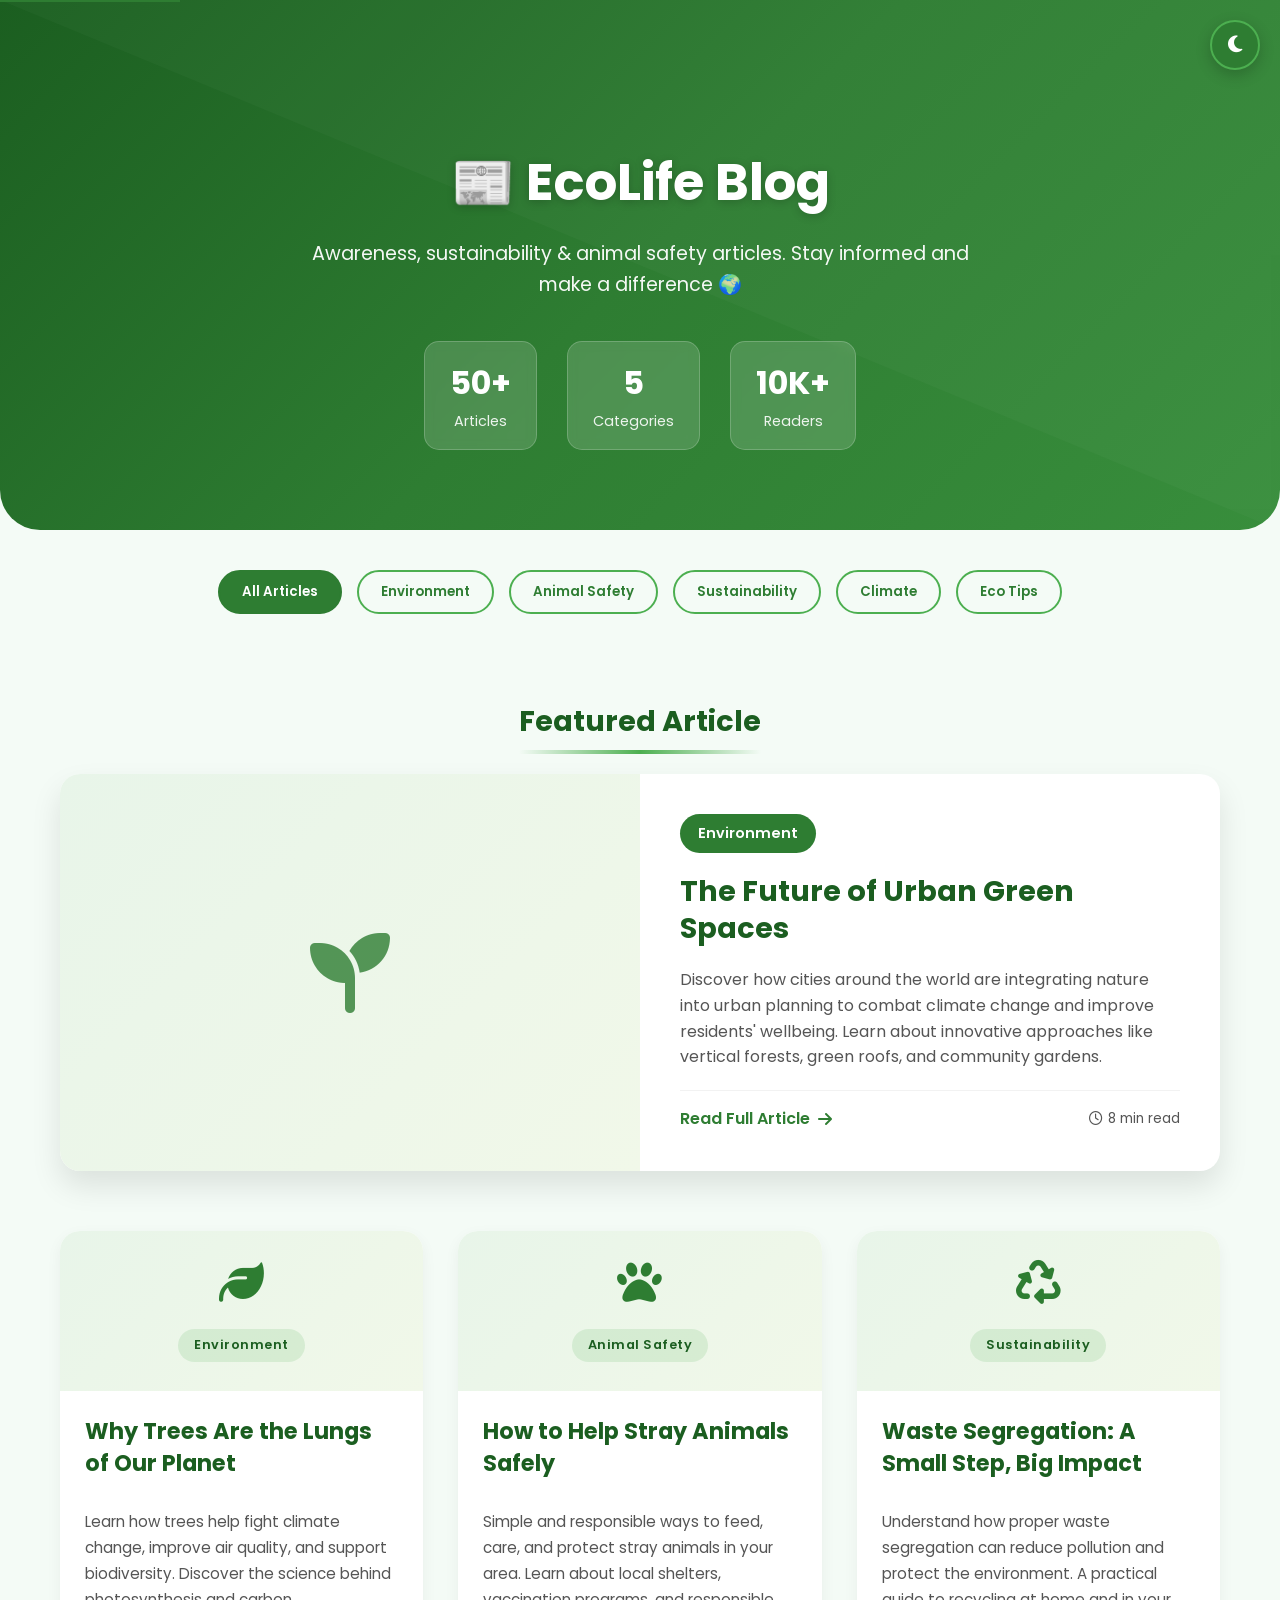
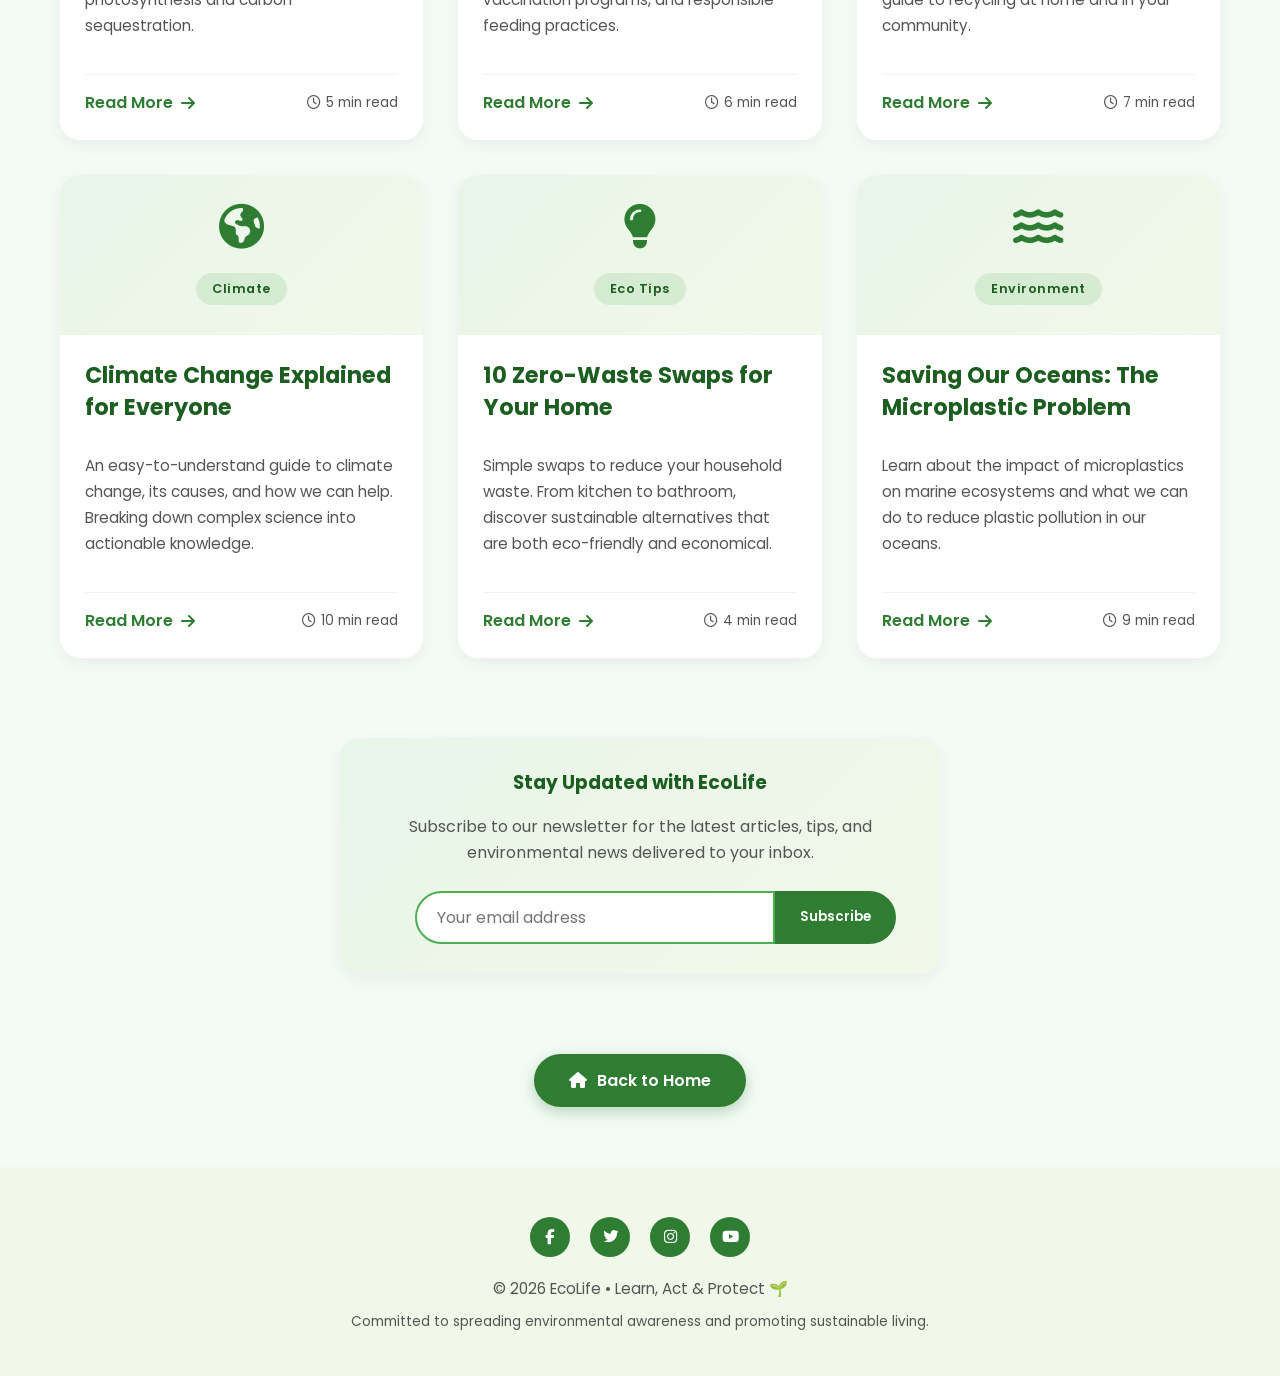
<file: frontend/src/pages/blog.html>
<!DOCTYPE html>
<html lang="en">
<head>
  <meta charset="UTF-8" />
  <title>EcoLife Blog | Awareness & Sustainability</title>
  <meta name="viewport" content="width=device-width, initial-scale=1.0" />
  <meta name="description" content="Read our latest articles on environmental awareness, sustainability, and animal safety.">

  <!-- Google Font -->
  <link href="https://fonts.googleapis.com/css2?family=Poppins:wght@400;500;600;700&display=swap" rel="stylesheet">

  <!-- Font Awesome -->
  <link rel="stylesheet" href="https://cdnjs.cloudflare.com/ajax/libs/font-awesome/6.5.0/css/all.min.css">

  <style>
    :root {
      --green: #2e7d32;
      --green-light: #4caf50;
      --green-dark: #1b5e20;
      --green-bg: #e8f5e9;
      --green-bg-light: #f1f8e9;
      --bg: #f4fbf6;
      --white: #ffffff;
      --text-dark: #1a1a1a;
      --text-muted: #555;
      --shadow: 0 15px 30px rgba(0,0,0,0.1);
      --shadow-light: 0 5px 15px rgba(0,0,0,0.05);
      --radius: 20px;
      --transition: all 0.3s ease;
    }

    /* Dark Theme Variables */
    .dark-mode {
      --green: #4caf50;
      --green-light: #66bb6a;
      --green-dark: #388e3c;
      --green-bg: #1a1a2e;
      --green-bg-light: #162447;
      --bg: #0a1929;
      --white: #1a1a2e;
      --text-dark: #f0f0f0;
      --text-muted: #b0b0b0;
      --shadow: 0 15px 30px rgba(0,0,0,0.3);
      --shadow-light: 0 5px 15px rgba(0,0,0,0.2);
    }

    * {
      box-sizing: border-box;
      font-family: "Poppins", sans-serif;
    }

    body {
      margin: 0;
      background: var(--bg);
      color: var(--text-dark);
      line-height: 1.6;
      transition: var(--transition);
    }

    /* Theme Toggle */
    .theme-toggle {
      position: fixed;
      top: 20px;
      right: 20px;
      z-index: 1000;
    }

    .theme-btn {
      width: 50px;
      height: 50px;
      border-radius: 50%;
      background: var(--green);
      border: 2px solid var(--green-light);
      color: white;
      cursor: pointer;
      display: flex;
      align-items: center;
      justify-content: center;
      font-size: 1.2rem;
      transition: var(--transition);
      box-shadow: 0 5px 15px rgba(0,0,0,0.2);
    }

    .theme-btn:hover {
      transform: rotate(30deg) scale(1.1);
      background: var(--green-dark);
    }

    .dark-mode .theme-btn {
      background: var(--green-dark);
      border-color: var(--green);
    }

    /* Skip to content for accessibility */
    .skip-to-content {
      position: absolute;
      top: -40px;
      left: 0;
      background: var(--green);
      color: white;
      padding: 8px;
      text-decoration: none;
      z-index: 100;
    }

    .skip-to-content:focus {
      top: 0;
    }

    /* HERO */
    .hero {
      padding: 100px 20px 80px;
      text-align: center;
      background: linear-gradient(135deg, #1b5e20, #2e7d32, #388e3c);
      color: white;
      border-bottom-left-radius: 40px;
      border-bottom-right-radius: 40px;
      position: relative;
      overflow: hidden;
      transition: var(--transition);
    }

    .dark-mode .hero {
      background: linear-gradient(135deg, #0a1929, #1a1a2e, #162447);
    }

    .hero::before {
      content: "";
      position: absolute;
      top: 0;
      left: 0;
      right: 0;
      bottom: 0;
      background: url('data:image/svg+xml;utf8,<svg xmlns="http://www.w3.org/2000/svg" viewBox="0 0 100 100" preserveAspectRatio="none"><path d="M0,0 L100,0 L100,100 Z" fill="rgba(255,255,255,0.05)"/></svg>');
      background-size: cover;
      opacity: 0.5;
    }

    .hero-content {
      position: relative;
      z-index: 1;
      max-width: 800px;
      margin: 0 auto;
    }

    .hero h1 {
      font-size: 3.2rem;
      margin-bottom: 15px;
      font-weight: 700;
      text-shadow: 0 2px 10px rgba(0,0,0,0.2);
    }

    .hero p {
      font-size: 1.2rem;
      opacity: 0.95;
      max-width: 700px;
      margin: 0 auto 25px;
    }

    .stats {
      display: flex;
      justify-content: center;
      flex-wrap: wrap;
      gap: 30px;
      margin-top: 40px;
    }

    .stat-item {
      background: rgba(255, 255, 255, 0.15);
      padding: 15px 25px;
      border-radius: 15px;
      backdrop-filter: blur(5px);
      border: 1px solid rgba(255, 255, 255, 0.2);
    }

    .stat-number {
      font-size: 2rem;
      font-weight: 700;
      display: block;
    }

    .stat-label {
      font-size: 0.9rem;
      opacity: 0.9;
    }

    /* CATEGORY FILTER */
    .category-filter {
      display: flex;
      justify-content: center;
      flex-wrap: wrap;
      gap: 15px;
      margin: 40px auto;
      max-width: 1200px;
      padding: 0 20px;
    }

    .filter-btn {
      padding: 10px 22px;
      border: 2px solid var(--green-light);
      background: transparent;
      border-radius: 30px;
      color: var(--green);
      font-weight: 600;
      cursor: pointer;
      transition: var(--transition);
    }

    .dark-mode .filter-btn {
      background: rgba(255, 255, 255, 0.1);
      border-color: var(--green);
      color: var(--green-light);
    }

    .filter-btn:hover,
    .filter-btn.active {
      background: var(--green);
      color: white;
      border-color: var(--green);
    }

    .dark-mode .filter-btn:hover,
    .dark-mode .filter-btn.active {
      background: var(--green);
      color: white;
    }

    /* BLOG GRID */
    .container {
      max-width: 1200px;
      margin: 30px auto 80px;
      padding: 0 20px;
      display: grid;
      grid-template-columns: repeat(auto-fill, minmax(320px, 1fr));
      gap: 35px;
    }

    .blog-card {
      background: var(--white);
      border-radius: var(--radius);
      box-shadow: var(--shadow-light);
      overflow: hidden;
      transition: var(--transition);
      cursor: pointer;
      height: 100%;
      display: flex;
      flex-direction: column;
    }

    .blog-card:hover {
      transform: translateY(-10px);
      box-shadow: var(--shadow);
    }

    .blog-header {
      padding: 25px;
      background: linear-gradient(135deg, var(--green-bg), var(--green-bg-light));
      text-align: center;
      position: relative;
      min-height: 160px;
      display: flex;
      flex-direction: column;
      justify-content: center;
      align-items: center;
    }

    .blog-header i {
      font-size: 2.8rem;
      color: var(--green);
      margin-bottom: 15px;
      transition: var(--transition);
    }

    .blog-card:hover .blog-header i {
      transform: scale(1.1);
    }

    .category {
      display: inline-block;
      margin-top: 8px;
      padding: 6px 16px;
      font-size: 0.8rem;
      border-radius: 20px;
      background: rgba(76, 175, 80, 0.15);
      color: var(--green-dark);
      font-weight: 600;
      letter-spacing: 0.5px;
    }

    .dark-mode .category {
      background: rgba(76, 175, 80, 0.25);
    }

    .date {
      position: absolute;
      top: 20px;
      right: 20px;
      font-size: 0.8rem;
      color: var(--text-muted);
      background: rgba(255, 255, 255, 0.8);
      padding: 4px 10px;
      border-radius: 15px;
    }

    .dark-mode .date {
      background: rgba(0, 0, 0, 0.4);
      color: var(--text-muted);
    }

    .blog-content {
      padding: 25px;
      flex-grow: 1;
      display: flex;
      flex-direction: column;
    }

    .blog-content h3 {
      margin: 0 0 15px;
      font-size: 1.4rem;
      color: var(--green-dark);
      line-height: 1.4;
    }

    .dark-mode .blog-content h3 {
      color: var(--green-light);
    }

    .blog-content p {
      font-size: 0.95rem;
      color: var(--text-muted);
      line-height: 1.7;
      flex-grow: 1;
    }

    .card-footer {
      display: flex;
      justify-content: space-between;
      align-items: center;
      margin-top: 20px;
      padding-top: 15px;
      border-top: 1px solid rgba(0,0,0,0.05);
    }

    .dark-mode .card-footer {
      border-top: 1px solid rgba(255,255,255,0.1);
    }

    .read-more {
      font-weight: 600;
      color: var(--green);
      text-decoration: none;
      display: flex;
      align-items: center;
      gap: 8px;
      transition: var(--transition);
    }

    .read-more:hover {
      color: var(--green-dark);
      gap: 12px;
    }

    .dark-mode .read-more {
      color: var(--green-light);
    }

    .dark-mode .read-more:hover {
      color: var(--green);
    }

    .read-time {
      font-size: 0.85rem;
      color: var(--text-muted);
      display: flex;
      align-items: center;
      gap: 5px;
    }

    /* FEATURED POST */
    .featured-post {
      max-width: 1200px;
      margin: 60px auto;
      padding: 0 20px;
    }

    .featured-title {
      text-align: center;
      margin-bottom: 30px;
      color: var(--green-dark);
      font-size: 1.8rem;
      position: relative;
      display: inline-block;
      left: 50%;
      transform: translateX(-50%);
    }

    .dark-mode .featured-title {
      color: var(--green-light);
    }

    .featured-title::after {
      content: "";
      position: absolute;
      bottom: -10px;
      left: 0;
      width: 100%;
      height: 4px;
      background: linear-gradient(to right, transparent, var(--green-light), transparent);
    }

    .featured-card {
      background: var(--white);
      border-radius: var(--radius);
      box-shadow: var(--shadow);
      overflow: hidden;
      display: grid;
      grid-template-columns: 1fr 1fr;
      transition: var(--transition);
    }

    .featured-card:hover {
      transform: translateY(-5px);
      box-shadow: var(--shadow);
    }

    .featured-image {
      background: linear-gradient(135deg, var(--green-bg), var(--green-bg-light));
      display: flex;
      justify-content: center;
      align-items: center;
    }

    .featured-image i {
      font-size: 5rem;
      color: var(--green);
      opacity: 0.8;
    }

    .featured-content {
      padding: 40px;
    }

    .featured-category {
      display: inline-block;
      padding: 8px 18px;
      background: var(--green);
      color: white;
      border-radius: 20px;
      font-size: 0.9rem;
      font-weight: 600;
      margin-bottom: 20px;
    }

    .featured-content h2 {
      margin: 0 0 20px;
      font-size: 1.8rem;
      color: var(--green-dark);
      line-height: 1.3;
    }

    .dark-mode .featured-content h2 {
      color: var(--green-light);
    }

    .featured-content p {
      color: var(--text-muted);
    }

    @media (max-width: 768px) {
      .featured-card {
        grid-template-columns: 1fr;
      }
      
      .hero h1 {
        font-size: 2.5rem;
      }
      
      .container {
        grid-template-columns: repeat(auto-fill, minmax(280px, 1fr));
      }

      .theme-toggle {
        top: 15px;
        right: 15px;
      }

      .theme-btn {
        width: 45px;
        height: 45px;
      }
    }

    /* BACK HOME */
    .back-home-wrapper {
      text-align: center;
      margin: 80px 0 60px;
    }

    .back-home-btn {
      padding: 14px 35px;
      background: var(--green);
      color: white;
      border: none;
      border-radius: 30px;
      font-size: 1rem;
      font-weight: 600;
      cursor: pointer;
      transition: var(--transition);
      display: inline-flex;
      align-items: center;
      gap: 10px;
      box-shadow: 0 5px 15px rgba(46,125,50,0.3);
    }

    .back-home-btn:hover {
      background: var(--green-dark);
      transform: translateY(-3px);
      box-shadow: 0 10px 25px rgba(46,125,50,0.4);
      gap: 15px;
    }

    /* NEWSLETTER */
    .newsletter {
      max-width: 600px;
      margin: 60px auto;
      padding: 30px;
      background: linear-gradient(135deg, var(--green-bg), var(--green-bg-light));
      border-radius: var(--radius);
      text-align: center;
      box-shadow: var(--shadow-light);
    }

    .newsletter h3 {
      margin: 0 0 15px;
      color: var(--green-dark);
    }

    .dark-mode .newsletter h3 {
      color: var(--green-light);
    }

    .newsletter p {
      color: var(--text-muted);
      margin-bottom: 25px;
    }

    .newsletter-form {
      display: flex;
      max-width: 450px;
      margin: 0 auto;
    }

    .newsletter-form input {
      flex-grow: 1;
      padding: 12px 20px;
      border: 2px solid var(--green-light);
      border-radius: 30px 0 0 30px;
      font-size: 1rem;
      outline: none;
      background: var(--white);
      color: var(--text-dark);
    }

    .dark-mode .newsletter-form input {
      background: rgba(0, 0, 0, 0.3);
      border-color: var(--green);
      color: var(--text-dark);
    }

    .newsletter-form button {
      padding: 12px 25px;
      background: var(--green);
      color: white;
      border: none;
      border-radius: 0 30px 30px 0;
      font-weight: 600;
      cursor: pointer;
      transition: var(--transition);
    }

    .newsletter-form button:hover {
      background: var(--green-dark);
    }

    footer {
      text-align: center;
      padding: 30px;
      font-size: 0.95rem;
      color: var(--text-muted);
      background: var(--green-bg-light);
      margin-top: 40px;
      transition: var(--transition);
    }

    .social-icons {
      display: flex;
      justify-content: center;
      gap: 20px;
      margin: 20px 0;
    }

    .social-icons a {
      display: inline-flex;
      align-items: center;
      justify-content: center;
      width: 40px;
      height: 40px;
      background: var(--green);
      color: white;
      border-radius: 50%;
      text-decoration: none;
      transition: var(--transition);
    }

    .social-icons a:hover {
      background: var(--green-dark);
      transform: translateY(-3px);
    }

    /* Responsive adjustments */
    @media (max-width: 480px) {
      .hero h1 {
        font-size: 2rem;
      }
      
      .stats {
        gap: 15px;
      }
      
      .stat-item {
        padding: 12px 20px;
      }
      
      .stat-number {
        font-size: 1.5rem;
      }
      
      .theme-btn {
        width: 40px;
        height: 40px;
        font-size: 1rem;
      }
    }
  </style>
</head>

<body>
  <!-- Theme Toggle -->
  <div class="theme-toggle">
    <button class="theme-btn" id="themeToggle" aria-label="Toggle theme">
      <i class="fas fa-moon"></i>
    </button>
  </div>

  <!-- Skip to content for accessibility -->
  <a href="#main-content" class="skip-to-content">Skip to main content</a>

  <!-- HERO -->
  <section class="hero">
    <div class="hero-content">
      <h1>📰 EcoLife Blog</h1>
      <p>Awareness, sustainability & animal safety articles. Stay informed and make a difference 🌍</p>
      
      <div class="stats">
        <div class="stat-item">
          <span class="stat-number">50+</span>
          <span class="stat-label">Articles</span>
        </div>
        <div class="stat-item">
          <span class="stat-number">5</span>
          <span class="stat-label">Categories</span>
        </div>
        <div class="stat-item">
          <span class="stat-number">10K+</span>
          <span class="stat-label">Readers</span>
        </div>
      </div>
    </div>
  </section>

  <!-- CATEGORY FILTER -->
  <div class="category-filter">
    <button class="filter-btn active" data-category="all">All Articles</button>
    <button class="filter-btn" data-category="environment">Environment</button>
    <button class="filter-btn" data-category="animal">Animal Safety</button>
    <button class="filter-btn" data-category="sustainability">Sustainability</button>
    <button class="filter-btn" data-category="climate">Climate</button>
    <button class="filter-btn" data-category="tips">Eco Tips</button>
  </div>

  <!-- FEATURED POST -->
  <section class="featured-post">
    <h2 class="featured-title">Featured Article</h2>
    <div class="featured-card">
      <div class="featured-image">
        <i class="fa-solid fa-seedling"></i>
      </div>
      <div class="featured-content">
        <div class="featured-category">Environment</div>
        <h2>The Future of Urban Green Spaces</h2>
        <p>Discover how cities around the world are integrating nature into urban planning to combat climate change and improve residents' wellbeing. Learn about innovative approaches like vertical forests, green roofs, and community gardens.</p>
        <div class="card-footer">
          <a href="#" class="read-more">Read Full Article <i class="fa-solid fa-arrow-right"></i></a>
          <div class="read-time"><i class="fa-regular fa-clock"></i> 8 min read</div>
        </div>
      </div>
    </div>
  </section>

  <!-- MAIN CONTENT -->
  <main id="main-content" class="container">
    <!-- Blog Card 1 -->
    <div class="blog-card" data-category="environment">
      <div class="blog-header">
        <i class="fa-solid fa-leaf"></i>
        <div class="category">Environment</div>
      </div>
      <div class="blog-content">
        <h3>Why Trees Are the Lungs of Our Planet</h3>
        <p>Learn how trees help fight climate change, improve air quality, and support biodiversity. Discover the science behind photosynthesis and carbon sequestration.</p>
        <div class="card-footer">
          <a href="#" class="read-more">Read More <i class="fa-solid fa-arrow-right"></i></a>
          <div class="read-time"><i class="fa-regular fa-clock"></i> 5 min read</div>
        </div>
      </div>
    </div>

    <!-- Blog Card 2 -->
    <div class="blog-card" data-category="animal">
      <div class="blog-header">
        <i class="fa-solid fa-paw"></i>
        <div class="category">Animal Safety</div>
      </div>
      <div class="blog-content">
        <h3>How to Help Stray Animals Safely</h3>
        <p>Simple and responsible ways to feed, care, and protect stray animals in your area. Learn about local shelters, vaccination programs, and responsible feeding practices.</p>
        <div class="card-footer">
          <a href="#" class="read-more">Read More <i class="fa-solid fa-arrow-right"></i></a>
          <div class="read-time"><i class="fa-regular fa-clock"></i> 6 min read</div>
        </div>
      </div>
    </div>

    <!-- Blog Card 3 -->
    <div class="blog-card" data-category="sustainability">
      <div class="blog-header">
        <i class="fa-solid fa-recycle"></i>
        <div class="category">Sustainability</div>
      </div>
      <div class="blog-content">
        <h3>Waste Segregation: A Small Step, Big Impact</h3>
        <p>Understand how proper waste segregation can reduce pollution and protect the environment. A practical guide to recycling at home and in your community.</p>
        <div class="card-footer">
          <a href="#" class="read-more">Read More <i class="fa-solid fa-arrow-right"></i></a>
          <div class="read-time"><i class="fa-regular fa-clock"></i> 7 min read</div>
        </div>
      </div>
    </div>

    <!-- Blog Card 4 -->
    <div class="blog-card" data-category="climate">
      <div class="blog-header">
        <i class="fa-solid fa-earth-americas"></i>
        <div class="category">Climate</div>
      </div>
      <div class="blog-content">
        <h3>Climate Change Explained for Everyone</h3>
        <p>An easy-to-understand guide to climate change, its causes, and how we can help. Breaking down complex science into actionable knowledge.</p>
        <div class="card-footer">
          <a href="#" class="read-more">Read More <i class="fa-solid fa-arrow-right"></i></a>
          <div class="read-time"><i class="fa-regular fa-clock"></i> 10 min read</div>
        </div>
      </div>
    </div>

    <!-- Blog Card 5 -->
    <div class="blog-card" data-category="tips">
      <div class="blog-header">
        <i class="fa-solid fa-lightbulb"></i>
        <div class="category">Eco Tips</div>
      </div>
      <div class="blog-content">
        <h3>10 Zero-Waste Swaps for Your Home</h3>
        <p>Simple swaps to reduce your household waste. From kitchen to bathroom, discover sustainable alternatives that are both eco-friendly and economical.</p>
        <div class="card-footer">
          <a href="#" class="read-more">Read More <i class="fa-solid fa-arrow-right"></i></a>
          <div class="read-time"><i class="fa-regular fa-clock"></i> 4 min read</div>
        </div>
      </div>
    </div>

    <!-- Blog Card 6 -->
    <div class="blog-card" data-category="environment">
      <div class="blog-header">
        <i class="fa-solid fa-water"></i>
        <div class="category">Environment</div>
      </div>
      <div class="blog-content">
        <h3>Saving Our Oceans: The Microplastic Problem</h3>
        <p>Learn about the impact of microplastics on marine ecosystems and what we can do to reduce plastic pollution in our oceans.</p>
        <div class="card-footer">
          <a href="#" class="read-more">Read More <i class="fa-solid fa-arrow-right"></i></a>
          <div class="read-time"><i class="fa-regular fa-clock"></i> 9 min read</div>
        </div>
      </div>
    </div>
  </main>

  <!-- NEWSLETTER -->
  <section class="newsletter">
    <h3>Stay Updated with EcoLife</h3>
    <p>Subscribe to our newsletter for the latest articles, tips, and environmental news delivered to your inbox.</p>
    <div class="newsletter-form">
      <input type="email" placeholder="Your email address">
      <button type="submit">Subscribe</button>
    </div>
  </section>

  <!-- BACK HOME -->
  <div class="back-home-wrapper">
    <button class="back-home-btn" onclick="window.location.href='../index.html'">
      <i class="fa-solid fa-home"></i> Back to Home
    </button>
  </div>

  <footer>
    <div class="social-icons">
      <a href="#" aria-label="Facebook"><i class="fab fa-facebook-f"></i></a>
      <a href="#" aria-label="Twitter"><i class="fab fa-twitter"></i></a>
      <a href="#" aria-label="Instagram"><i class="fab fa-instagram"></i></a>
      <a href="#" aria-label="YouTube"><i class="fab fa-youtube"></i></a>
    </div>
    © 2026 EcoLife • Learn, Act & Protect 🌱
    <p style="margin-top: 10px; font-size: 0.85rem;">Committed to spreading environmental awareness and promoting sustainable living.</p>
  </footer>

  <script>
    console.log("EcoLife Blog Page Loaded");
    
    // Theme Toggle Functionality
    const themeToggle = document.getElementById('themeToggle');
    const themeIcon = themeToggle.querySelector('i');
    
    // Check for saved theme preference
    if (localStorage.getItem('blogDarkMode') === 'enabled') {
      enableDarkMode();
    }
    
    function enableDarkMode() {
      document.body.classList.add('dark-mode');
      themeIcon.className = 'fas fa-sun';
      localStorage.setItem('blogDarkMode', 'enabled');
    }
    
    function disableDarkMode() {
      document.body.classList.remove('dark-mode');
      themeIcon.className = 'fas fa-moon';
      localStorage.setItem('blogDarkMode', 'disabled');
    }
    
    themeToggle.addEventListener('click', () => {
      if (document.body.classList.contains('dark-mode')) {
        disableDarkMode();
      } else {
        enableDarkMode();
      }
      
      // Add click animation
      themeToggle.style.transform = 'scale(0.95)';
      setTimeout(() => {
        themeToggle.style.transform = '';
      }, 150);
    });

    // Category filtering functionality
    document.addEventListener('DOMContentLoaded', function() {
      const filterButtons = document.querySelectorAll('.filter-btn');
      const blogCards = document.querySelectorAll('.blog-card');
      
      filterButtons.forEach(button => {
        button.addEventListener('click', function() {
          // Remove active class from all buttons
          filterButtons.forEach(btn => btn.classList.remove('active'));
          
          // Add active class to clicked button
          this.classList.add('active');
          
          const category = this.getAttribute('data-category');
          
          // Show/hide blog cards based on category
          blogCards.forEach(card => {
            if (category === 'all' || card.getAttribute('data-category') === category) {
              card.style.display = 'flex';
            } else {
              card.style.display = 'none';
            }
          });
        });
      });
      
      // Newsletter form submission
      const newsletterForm = document.querySelector('.newsletter-form');
      const emailInput = newsletterForm.querySelector('input');
      
      newsletterForm.addEventListener('submit', function(e) {
        e.preventDefault();
        
        if (emailInput.value && emailInput.value.includes('@')) {
          alert('Thank you for subscribing to the EcoLife newsletter!');
          emailInput.value = '';
        } else {
          alert('Please enter a valid email address.');
        }
      });
      
      // Make blog cards clickable
      blogCards.forEach(card => {
        card.addEventListener('click', function() {
          const readMoreLink = this.querySelector('.read-more');
          if (readMoreLink) {
            window.location.href = readMoreLink.getAttribute('href');
          }
        });
      });
      
      // Add animation on scroll
      const observerOptions = {
        threshold: 0.1,
        rootMargin: '0px 0px -50px 0px'
      };
      
      const observer = new IntersectionObserver(function(entries) {
        entries.forEach(entry => {
          if (entry.isIntersecting) {
            entry.target.style.opacity = '1';
            entry.target.style.transform = 'translateY(0)';
          }
        });
      }, observerOptions);
      
      // Observe blog cards for animation
      blogCards.forEach(card => {
        card.style.opacity = '0';
        card.style.transform = 'translateY(20px)';
        card.style.transition = 'opacity 0.5s ease, transform 0.5s ease';
        observer.observe(card);
      });
      
      // Observe featured card for animation
      const featuredCard = document.querySelector('.featured-card');
      if (featuredCard) {
        featuredCard.style.opacity = '0';
        featuredCard.style.transform = 'translateY(20px)';
        featuredCard.style.transition = 'opacity 0.5s ease, transform 0.5s ease';
        observer.observe(featuredCard);
      }
    });
  </script>

</body>
</html>
</file>
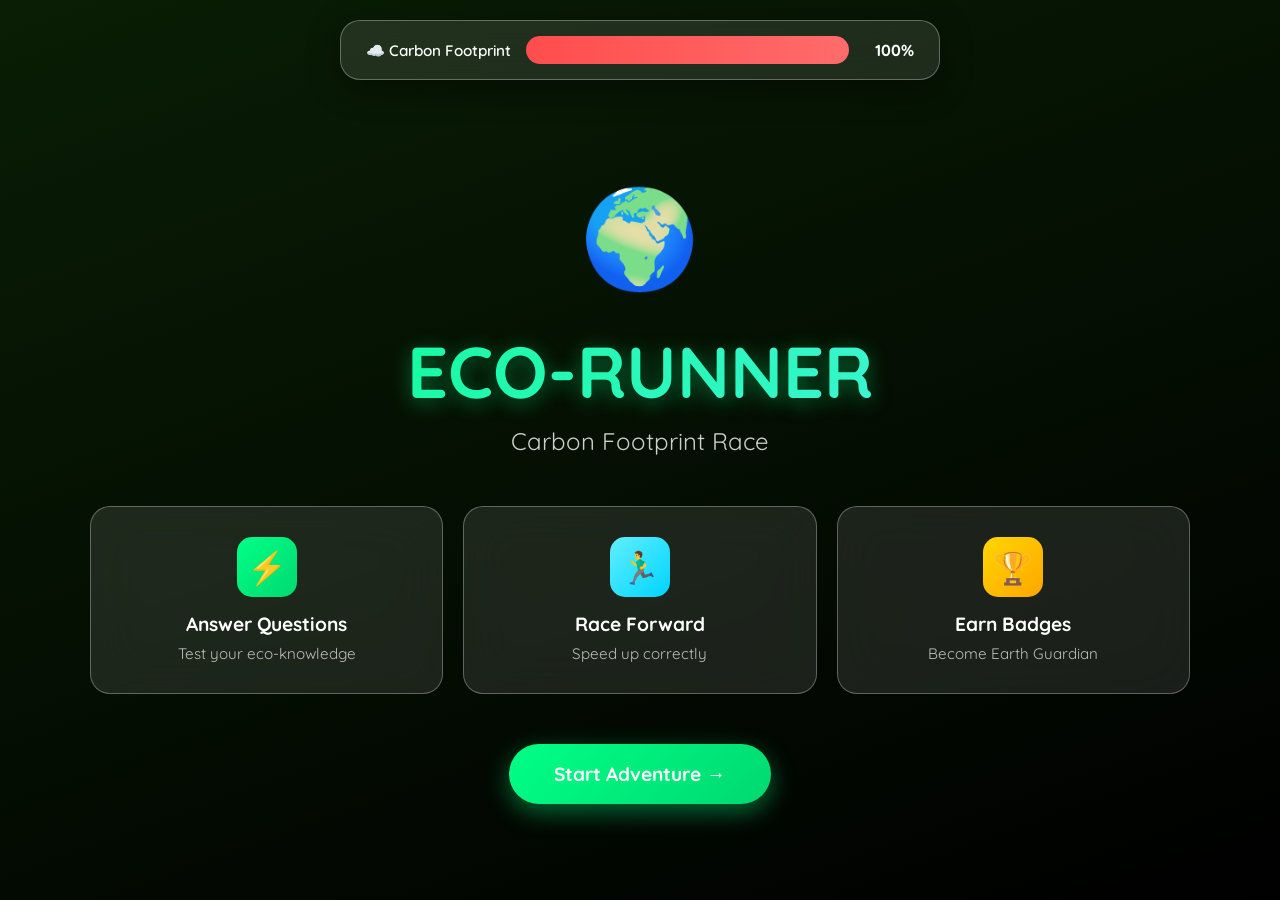
<file: frontend/src/pages/carbon-race.html>
<!DOCTYPE html>
<html lang="en">
<head>
    <meta charset="UTF-8">
    <meta name="viewport" content="width=device-width, initial-scale=1.0">
    <title>Eco-Runner: Carbon Race</title>
    <link href="https://fonts.googleapis.com/css2?family=Quicksand:wght@400;500;600;700&display=swap" rel="stylesheet">
    <link rel="stylesheet" href="../css/pages/carbon-race.css">
</head>
<body>
    <!-- Carbon Meter Fixed Top -->
    <div class="carbon-meter-fixed">
        <div class="meter-container">
            <span class="meter-label">☁️ Carbon Footprint</span>
            <div class="meter-bar">
                <div id="carbonFill" class="meter-fill"></div>
            </div>
            <span id="carbonValue" class="meter-value">100%</span>
        </div>
    </div>

    <!-- Main App -->
    <div class="app">
        
        <!-- Welcome Screen -->
        <div id="welcomeScreen" class="screen active">
            <div class="welcome-content">
                <div class="logo-badge">
                    <span class="badge-icon">🌍</span>
                </div>
                <h1 class="title">ECO-RUNNER</h1>
                <p class="subtitle">Carbon Footprint Race</p>

                <div class="features">
                    <div class="feature-card">
                        <div class="feature-icon green">⚡</div>
                        <h3>Answer Questions</h3>
                        <p>Test your eco-knowledge</p>
                    </div>
                    <div class="feature-card">
                        <div class="feature-icon cyan">🏃‍♂️</div>
                        <h3>Race Forward</h3>
                        <p>Speed up correctly</p>
                    </div>
                    <div class="feature-card">
                        <div class="feature-icon gold">🏆</div>
                        <h3>Earn Badges</h3>
                        <p>Become Earth Guardian</p>
                    </div>
                </div>

                <button id="startBtn" class="btn-primary">
                    Start Adventure →
                </button>
            </div>
        </div>

        <!-- Game Screen -->
        <div id="gameScreen" class="screen">
            <!-- Stats -->
            <div class="stats">
                <div class="stat-card">
                    <div class="stat-icon green">📍</div>
                    <div class="stat-info">
                        <span class="stat-label">Distance</span>
                        <span id="distanceValue" class="stat-value">0%</span>
                    </div>
                </div>
                <div class="stat-card">
                    <div class="stat-icon cyan">✅</div>
                    <div class="stat-info">
                        <span class="stat-label">Correct</span>
                        <span id="correctValue" class="stat-value">0</span>
                    </div>
                </div>
                <div class="stat-card">
                    <div class="stat-icon gold">⭐</div>
                    <div class="stat-info">
                        <span class="stat-label">Score</span>
                        <span id="scoreValue" class="stat-value">0</span>
                    </div>
                </div>
            </div>

            <!-- Race Track -->
            <div class="track">
                <div id="parallax" class="parallax-layer">
                    <span class="tree">🌲</span>
                    <span class="tree">🌳</span>
                    <span class="tree">🌲</span>
                    <span class="tree">🌳</span>
                    <span class="tree">🌲</span>
                </div>
                <div class="track-road"></div>
                <div id="hero" class="hero">🏃‍➡️</div>
                <div class="finish">🏁</div>
            </div>

            <p id="gameMsg" class="game-msg"></p>
        </div>

        <!-- Result Screen -->
        <div id="resultScreen" class="screen">
            <div class="certificate">
                <div class="cert-badge">
                    <span id="badgeEmoji" class="cert-emoji">🏆</span>
                </div>
                <h2 id="badgeTitle" class="cert-title">Earth Guardian</h2>
                <p id="badgeDesc" class="cert-desc">You're an eco-champion!</p>

                <div class="cert-stats">
                    <div class="cert-stat">
                        <span class="cert-label">Carbon</span>
                        <span id="finalCarbon" class="cert-value">45%</span>
                    </div>
                    <div class="cert-stat">
                        <span class="cert-label">Questions</span>
                        <span id="finalCorrect" class="cert-value">4/5</span>
                    </div>
                    <div class="cert-stat">
                        <span class="cert-label">Score</span>
                        <span id="finalScore" class="cert-value">220</span>
                    </div>
                </div>

                <button id="restartBtn" class="btn-primary">
                    Play Again 🔄
                </button>
            </div>
        </div>

    </div>

    <!-- Question Modal -->
    <div id="modal" class="modal">
        <div class="modal-bg"></div>
        <div class="modal-box">
            <div class="modal-header">
                <div class="modal-icon">🌍</div>
                <h3>Eco Question</h3>
            </div>
            <p id="questionText" class="question"></p>
            <div id="options" class="options"></div>
            <div id="feedback" class="feedback"></div>
        </div>
    </div>

    <script src="../js/pages/carbon-race.js"></script>
</body>
</html>
</file>
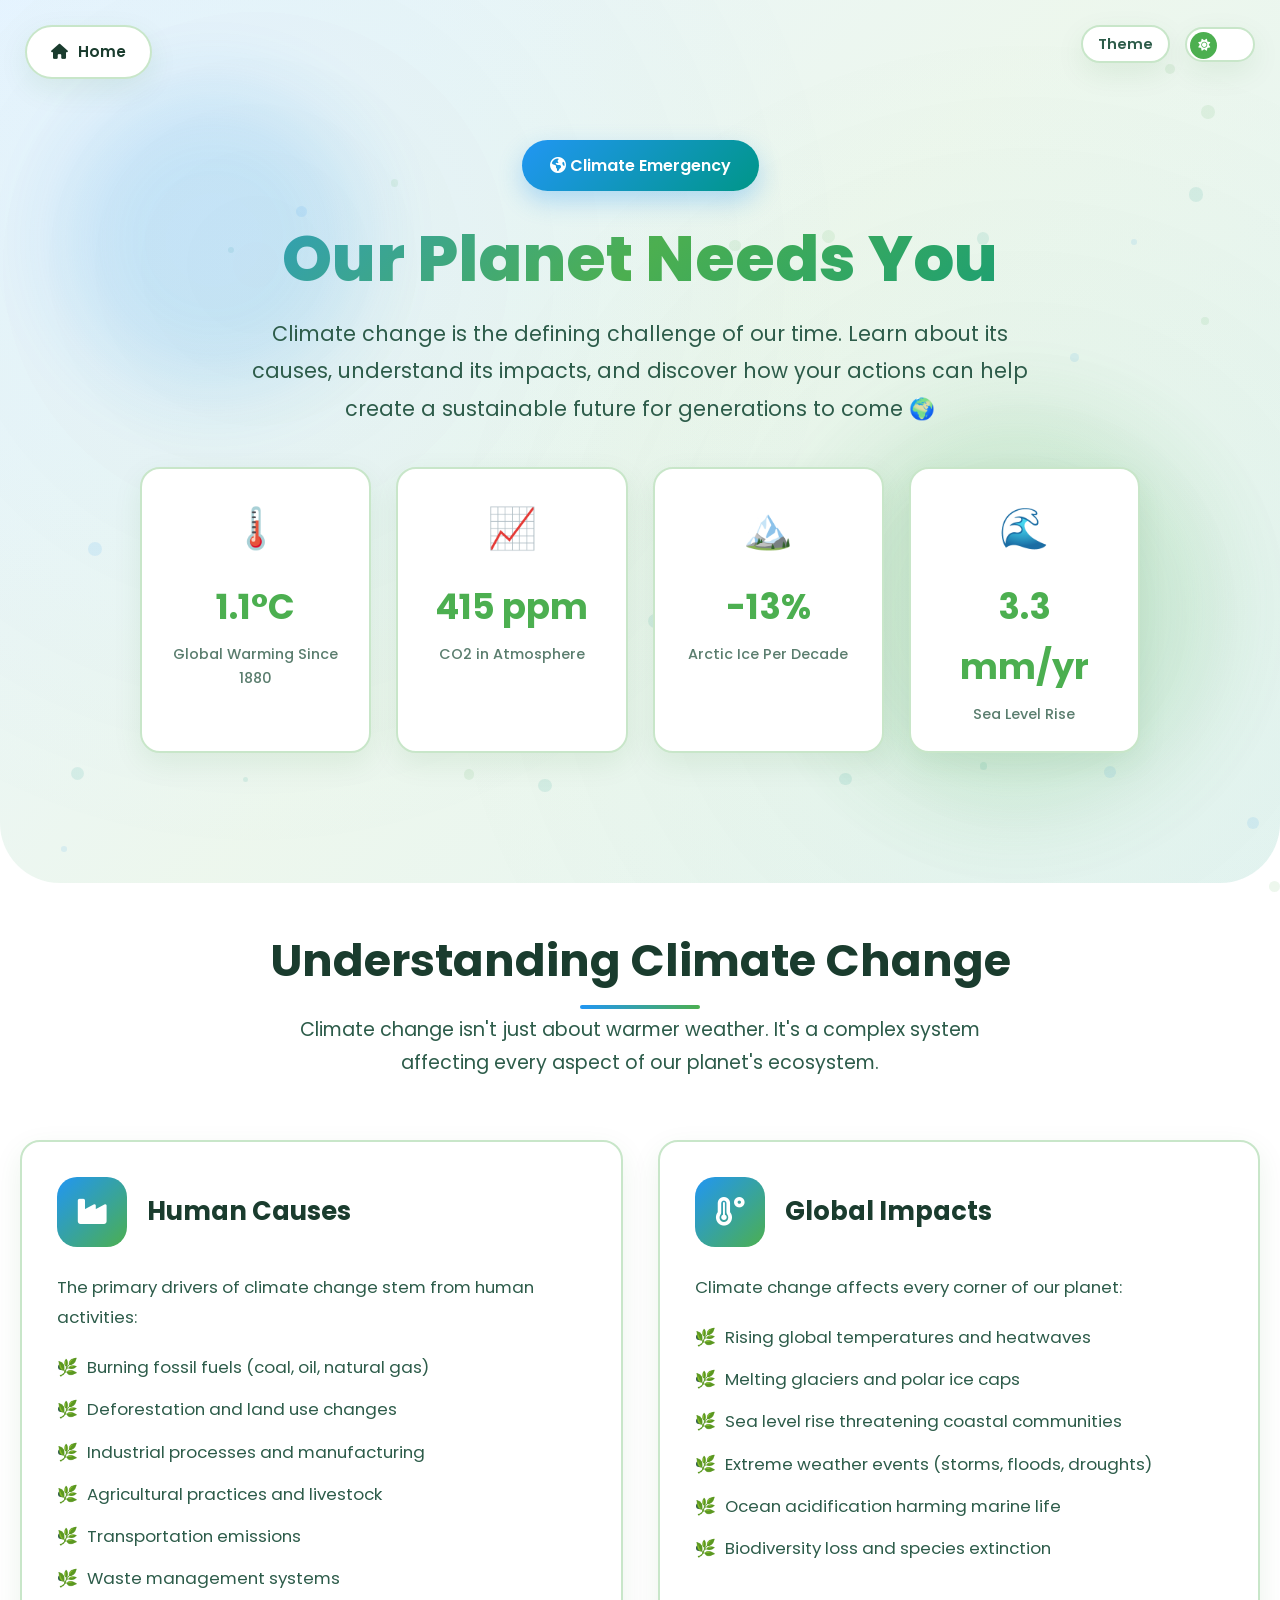
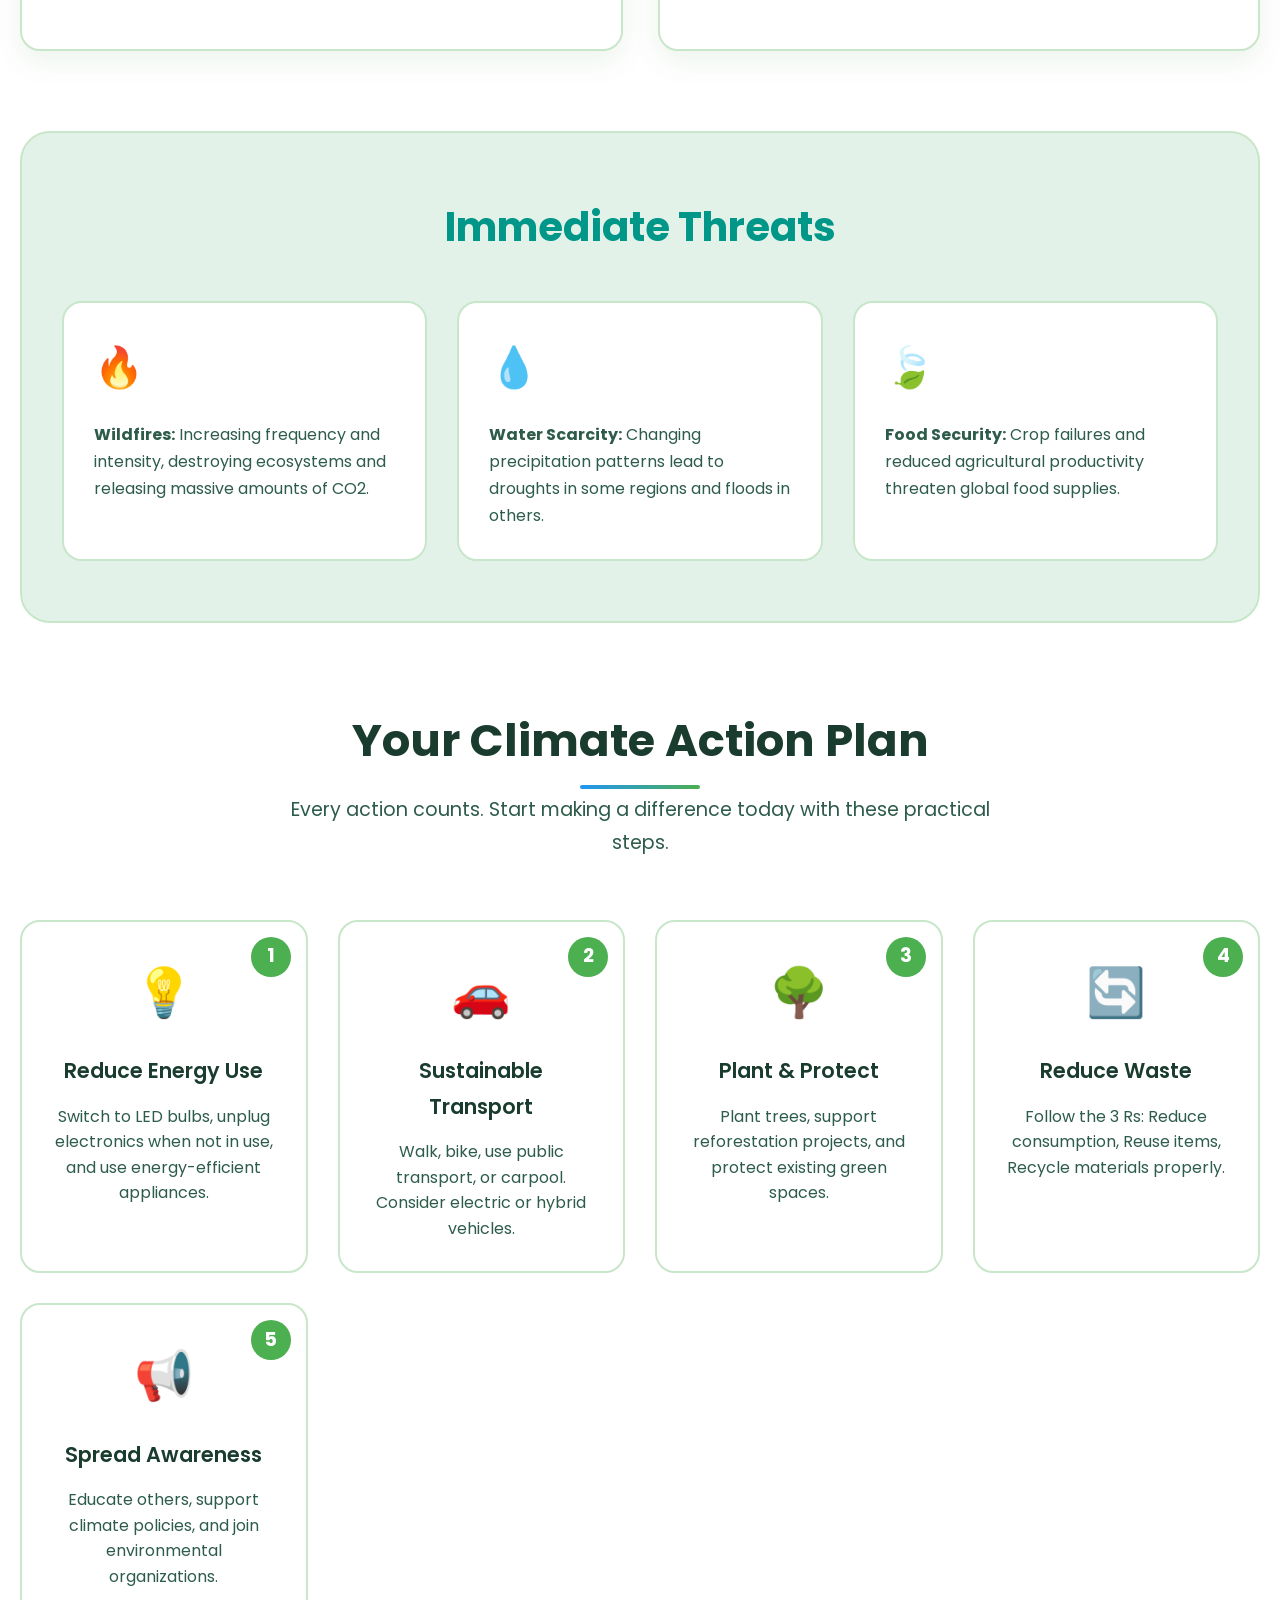
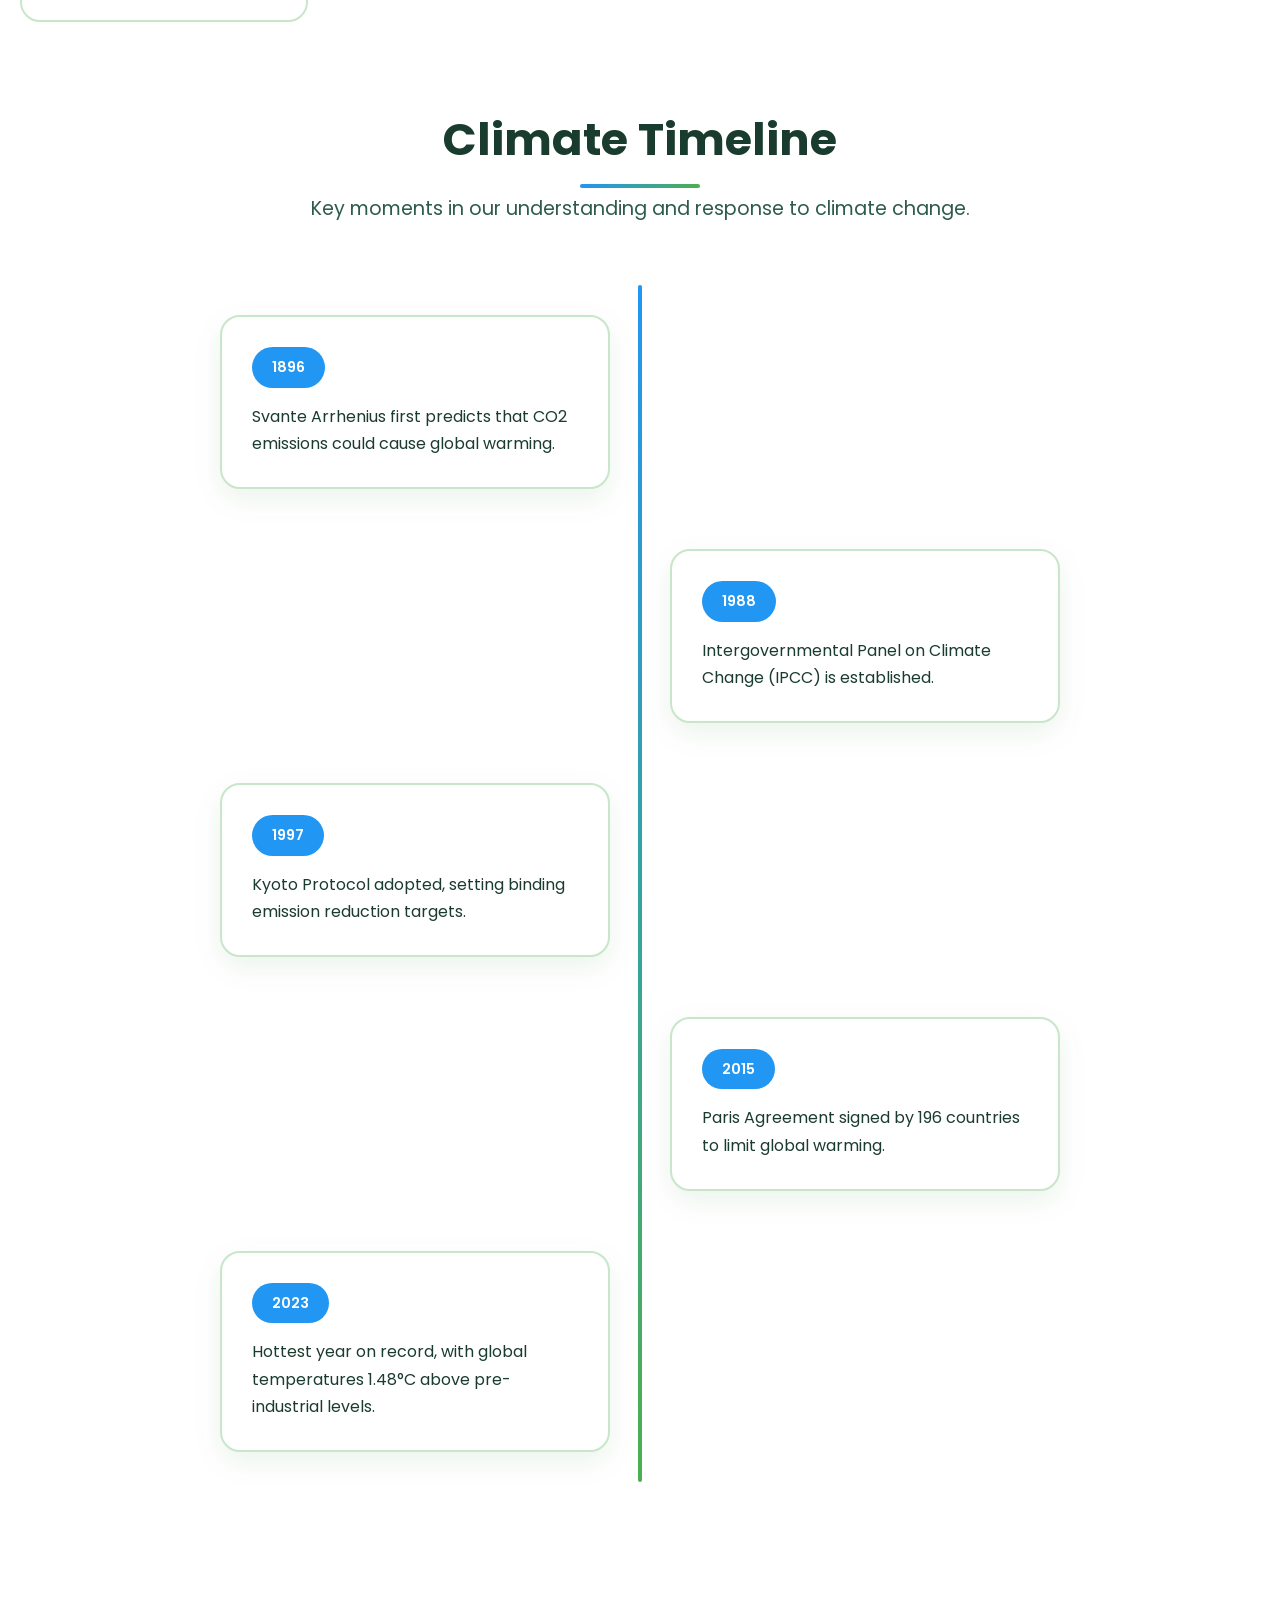
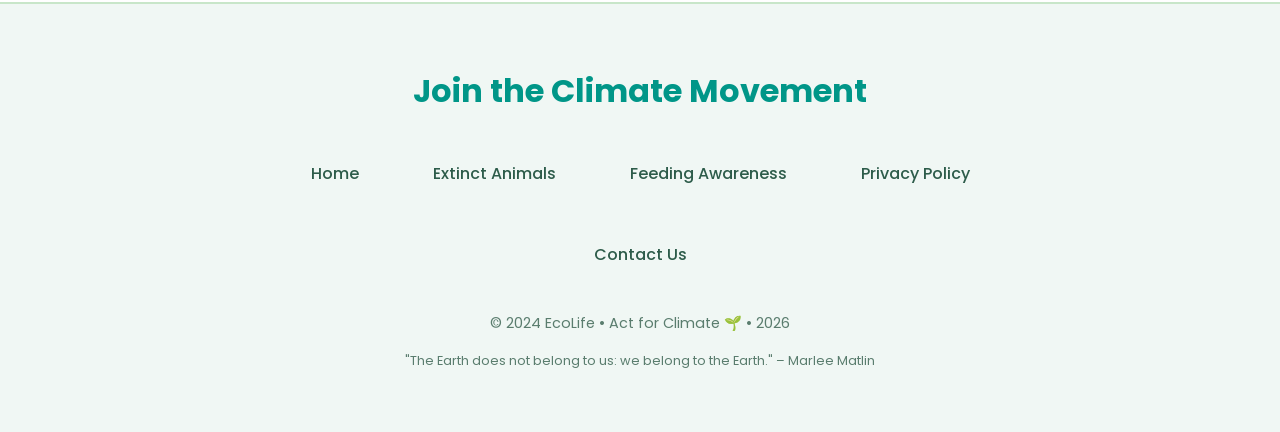
<file: frontend/src/pages/climate-awareness.html>
<!DOCTYPE html>
<html lang="en">
<head>
  <meta charset="UTF-8" />
  <title>Climate Awareness | EcoLife</title>
  <meta name="viewport" content="width=device-width, initial-scale=1.0" />
  <link rel="icon" type="image/png" href="/envirnoment-logo.png">

  <!-- Google Font -->
  <link href="https://fonts.googleapis.com/css2?family=Poppins:wght@300;400;500;600;700;800&display=swap" rel="stylesheet">

  <!-- Font Awesome -->
  <link rel="stylesheet" href="https://cdnjs.cloudflare.com/ajax/libs/font-awesome/6.5.0/css/all.min.css"/>

  <style>
    :root {
      /* Light theme variables */
      --bg-primary: #ffffff;
      --bg-secondary: #f0f7f4;
      --bg-tertiary: #e3f2e8;
      --bg-card: #ffffff;
      --text-primary: #1a3c2e;
      --text-secondary: #2d5c4a;
      --text-muted: #5a7d6e;
      --accent-blue: #2196f3;
      --accent-green: #4caf50;
      --accent-orange: #ff9800;
      --accent-red: #f44336;
      --accent-teal: #009688;
      --border-color: #c8e6c9;
      --shadow: 0 10px 30px rgba(0, 100, 0, 0.08);
      --shadow-lg: 0 20px 50px rgba(0, 100, 0, 0.12);
      --radius: 20px;
      --radius-lg: 30px;
    }

    [data-theme="dark"] {
      /* Dark theme variables */
      --bg-primary: #0a1929;
      --bg-secondary: #112233;
      --bg-tertiary: #1a3344;
      --bg-card: #1a2b3a;
      --text-primary: #e0f7fa;
      --text-secondary: #b2dfdb;
      --text-muted: #80cbc4;
      --accent-blue: #64b5f6;
      --accent-green: #81c784;
      --accent-orange: #ffb74d;
      --accent-red: #e57373;
      --accent-teal: #4db6ac;
      --border-color: #2c4a5a;
      --shadow: 0 10px 30px rgba(0, 0, 0, 0.3);
      --shadow-lg: 0 20px 50px rgba(0, 0, 0, 0.4);
    }

    * {
      box-sizing: border-box;
      font-family: "Poppins", sans-serif;
      margin: 0;
      padding: 0;
      transition: background-color 0.4s ease, color 0.4s ease, border-color 0.4s ease;
    }

    body {
      background: var(--bg-primary);
      color: var(--text-primary);
      min-height: 100vh;
      line-height: 1.7;
      position: relative;
      overflow-x: hidden;
    }

    /* Animated background particles */
    .particles {
      position: fixed;
      top: 0;
      left: 0;
      width: 100%;
      height: 100%;
      pointer-events: none;
      z-index: 0;
    }

    .particle {
      position: absolute;
      background: var(--accent-green);
      border-radius: 50%;
      opacity: 0.1;
      animation: float 20s infinite linear;
    }

    @keyframes float {
      0%, 100% { transform: translateY(0) translateX(0); }
      25% { transform: translateY(-20px) translateX(10px); }
      50% { transform: translateY(0) translateX(20px); }
      75% { transform: translateY(20px) translateX(10px); }
    }

    /* Floating orbs */
    .orbs {
      position: fixed;
      width: 100%;
      height: 100%;
      pointer-events: none;
      z-index: 0;
    }

    .orb {
      position: absolute;
      border-radius: 50%;
      filter: blur(40px);
      opacity: 0.15;
      animation: pulse 8s infinite ease-in-out;
    }

    @keyframes pulse {
      0%, 100% { transform: scale(1); opacity: 0.15; }
      50% { transform: scale(1.2); opacity: 0.25; }
    }

    /* Theme Toggle */
    .theme-toggle-wrapper {
      position: fixed;
      top: 25px;
      right: 25px;
      z-index: 1000;
      display: flex;
      align-items: center;
      gap: 15px;
    }

    .theme-toggle {
      width: 70px;
      height: 35px;
      background: var(--bg-card);
      border: 2px solid var(--border-color);
      border-radius: 50px;
      position: relative;
      cursor: pointer;
      box-shadow: var(--shadow);
      transition: all 0.3s ease;
    }

    .theme-toggle:hover {
      transform: scale(1.05);
      border-color: var(--accent-green);
    }

    .toggle-slider {
      position: absolute;
      top: 3px;
      left: 3px;
      width: 27px;
      height: 27px;
      background: var(--accent-green);
      border-radius: 50%;
      transition: transform 0.4s cubic-bezier(0.68, -0.55, 0.27, 1.55);
      display: flex;
      align-items: center;
      justify-content: center;
      color: white;
      font-size: 12px;
    }

    [data-theme="dark"] .toggle-slider {
      transform: translateX(35px);
      background: var(--accent-blue);
    }

    .theme-label {
      font-size: 0.9rem;
      font-weight: 600;
      color: var(--text-secondary);
      background: var(--bg-card);
      padding: 5px 15px;
      border-radius: 50px;
      border: 2px solid var(--border-color);
      box-shadow: var(--shadow);
    }

    /* Navigation */
    .main-nav {
      position: fixed;
      top: 25px;
      left: 25px;
      z-index: 1000;
      display: flex;
      gap: 15px;
    }

    .nav-btn {
      background: var(--bg-card);
      color: var(--text-primary);
      border: 2px solid var(--border-color);
      border-radius: 50px;
      padding: 12px 24px;
      font-weight: 600;
      cursor: pointer;
      display: flex;
      align-items: center;
      gap: 10px;
      transition: all 0.3s ease;
      box-shadow: var(--shadow);
      text-decoration: none;
      font-size: 0.95rem;
    }

    .nav-btn:hover {
      transform: translateY(-3px);
      border-color: var(--accent-green);
      box-shadow: var(--shadow-lg);
    }

    /* Hero Section */
    .hero-section {
      padding: 140px 20px 80px;
      text-align: center;
      position: relative;
      z-index: 1;
      background: linear-gradient(135deg, 
        rgba(33, 150, 243, 0.1) 0%, 
        rgba(76, 175, 80, 0.1) 50%, 
        rgba(0, 150, 136, 0.1) 100%);
      border-bottom-left-radius: 60px;
      border-bottom-right-radius: 60px;
      overflow: hidden;
    }

    .hero-section::before {
      content: '';
      position: absolute;
      top: 0;
      left: 0;
      right: 0;
      bottom: 0;
      background: 
        radial-gradient(circle at 20% 30%, rgba(33, 150, 243, 0.05) 0%, transparent 50%),
        radial-gradient(circle at 80% 70%, rgba(76, 175, 80, 0.05) 0%, transparent 50%);
      z-index: -1;
    }

    .hero-badge {
      display: inline-block;
      background: linear-gradient(135deg, var(--accent-blue), var(--accent-teal));
      color: white;
      padding: 12px 28px;
      border-radius: 50px;
      font-weight: 600;
      margin-bottom: 25px;
      box-shadow: 0 10px 25px rgba(33, 150, 243, 0.3);
      font-size: 1rem;
      position: relative;
      overflow: hidden;
    }

    .hero-badge::after {
      content: '';
      position: absolute;
      top: 0;
      left: -100%;
      width: 100%;
      height: 100%;
      background: linear-gradient(90deg, transparent, rgba(255, 255, 255, 0.2), transparent);
      animation: shine 3s infinite;
    }

    @keyframes shine {
      0% { left: -100%; }
      100% { left: 100%; }
    }

    .hero-title {
      font-size: 4rem;
      font-weight: 800;
      margin-bottom: 20px;
      background: linear-gradient(135deg, var(--accent-blue), var(--accent-green), var(--accent-teal));
      -webkit-background-clip: text;
      background-clip: text;
      -webkit-text-fill-color: transparent;
      line-height: 1.1;
    }

    .hero-subtitle {
      font-size: 1.3rem;
      color: var(--text-secondary);
      max-width: 800px;
      margin: 0 auto 40px;
      line-height: 1.8;
    }

    /* Climate Stats */
    .climate-stats {
      display: grid;
      grid-template-columns: repeat(auto-fit, minmax(200px, 1fr));
      gap: 25px;
      max-width: 1000px;
      margin: 0 auto 50px;
    }

    .stat-card {
      background: var(--bg-card);
      padding: 25px;
      border-radius: var(--radius);
      border: 2px solid var(--border-color);
      text-align: center;
      transition: all 0.3s ease;
      box-shadow: var(--shadow);
    }

    .stat-card:hover {
      transform: translateY(-8px);
      border-color: var(--accent-blue);
      box-shadow: var(--shadow-lg);
    }

    .stat-icon {
      font-size: 2.5rem;
      margin-bottom: 15px;
      color: var(--accent-teal);
    }

    .stat-value {
      font-size: 2.2rem;
      font-weight: 700;
      color: var(--accent-green);
      margin-bottom: 5px;
    }

    .stat-label {
      font-size: 0.9rem;
      color: var(--text-muted);
      font-weight: 500;
    }

    /* Main Content */
    .main-content {
      max-width: 1300px;
      margin: 0 auto;
      padding: 40px 20px;
      position: relative;
      z-index: 1;
    }

    /* Section Headers */
    .section-header {
      text-align: center;
      margin-bottom: 60px;
      position: relative;
    }

    .section-title {
      font-size: 2.8rem;
      font-weight: 700;
      margin-bottom: 15px;
      color: var(--text-primary);
      position: relative;
      display: inline-block;
    }

    .section-title::after {
      content: '';
      position: absolute;
      bottom: -10px;
      left: 50%;
      transform: translateX(-50%);
      width: 120px;
      height: 4px;
      background: linear-gradient(90deg, var(--accent-blue), var(--accent-green));
      border-radius: 2px;
    }

    .section-subtitle {
      font-size: 1.2rem;
      color: var(--text-secondary);
      max-width: 700px;
      margin: 0 auto;
    }

    /* Interactive Cards */
    .cards-container {
      display: grid;
      grid-template-columns: repeat(auto-fit, minmax(350px, 1fr));
      gap: 35px;
      margin-bottom: 80px;
    }

    .interactive-card {
      background: var(--bg-card);
      border-radius: var(--radius);
      padding: 35px;
      border: 2px solid var(--border-color);
      position: relative;
      overflow: hidden;
      transition: all 0.4s ease;
      box-shadow: var(--shadow);
    }

    .interactive-card::before {
      content: '';
      position: absolute;
      top: 0;
      left: 0;
      width: 100%;
      height: 5px;
      background: linear-gradient(90deg, var(--accent-blue), var(--accent-green), var(--accent-teal));
      transform: scaleX(0);
      transition: transform 0.4s ease;
    }

    .interactive-card:hover {
      transform: translateY(-10px) rotateX(5deg);
      box-shadow: var(--shadow-lg);
      border-color: var(--accent-blue);
    }

    .interactive-card:hover::before {
      transform: scaleX(1);
    }

    .card-header {
      display: flex;
      align-items: center;
      gap: 20px;
      margin-bottom: 25px;
    }

    .card-icon {
      width: 70px;
      height: 70px;
      background: linear-gradient(135deg, var(--accent-blue), var(--accent-green));
      border-radius: 20px;
      display: flex;
      align-items: center;
      justify-content: center;
      color: white;
      font-size: 1.8rem;
      flex-shrink: 0;
    }

    .card-title {
      font-size: 1.6rem;
      font-weight: 700;
      color: var(--text-primary);
      line-height: 1.3;
    }

    .card-content {
      color: var(--text-secondary);
      line-height: 1.8;
      font-size: 1.05rem;
    }

    .card-content ul {
      padding-left: 20px;
      margin: 20px 0;
    }

    .card-content li {
      margin-bottom: 12px;
      position: relative;
      padding-left: 10px;
    }

    .card-content li::before {
      content: '🌿';
      position: absolute;
      left: -20px;
    }

    /* Impact Visualization */
    .impact-section {
      background: var(--bg-tertiary);
      border-radius: var(--radius-lg);
      padding: 60px 40px;
      margin-bottom: 80px;
      border: 2px solid var(--border-color);
      position: relative;
      overflow: hidden;
    }

    .impact-title {
      text-align: center;
      font-size: 2.5rem;
      font-weight: 700;
      margin-bottom: 40px;
      color: var(--accent-teal);
    }

    .impact-grid {
      display: grid;
      grid-template-columns: repeat(auto-fit, minmax(300px, 1fr));
      gap: 30px;
    }

    .impact-item {
      background: var(--bg-card);
      padding: 30px;
      border-radius: var(--radius);
      border: 2px solid var(--border-color);
      transition: all 0.3s ease;
    }

    .impact-item:hover {
      transform: translateY(-8px);
      border-color: var(--accent-red);
    }

    .impact-icon {
      font-size: 2.5rem;
      color: var(--accent-red);
      margin-bottom: 20px;
    }

    .impact-text {
      color: var(--text-secondary);
      line-height: 1.7;
    }

    /* Action Steps */
    .action-steps {
      display: grid;
      grid-template-columns: repeat(auto-fit, minmax(250px, 1fr));
      gap: 30px;
      margin-bottom: 80px;
    }

    .step-card {
      background: var(--bg-card);
      padding: 30px;
      border-radius: var(--radius);
      text-align: center;
      border: 2px solid var(--border-color);
      transition: all 0.3s ease;
      position: relative;
      overflow: hidden;
    }

    .step-number {
      position: absolute;
      top: 15px;
      right: 15px;
      width: 40px;
      height: 40px;
      background: var(--accent-green);
      color: white;
      border-radius: 50%;
      display: flex;
      align-items: center;
      justify-content: center;
      font-weight: 700;
      font-size: 1.2rem;
    }

    .step-icon {
      font-size: 3rem;
      color: var(--accent-blue);
      margin-bottom: 20px;
    }

    .step-title {
      font-size: 1.3rem;
      font-weight: 600;
      margin-bottom: 15px;
      color: var(--text-primary);
    }

    .step-description {
      color: var(--text-secondary);
      line-height: 1.6;
    }

    .step-card:hover {
      transform: translateY(-10px) scale(1.02);
      border-color: var(--accent-green);
      box-shadow: var(--shadow-lg);
    }

    /* Timeline */
    .timeline-section {
      margin-bottom: 80px;
    }

    .timeline {
      position: relative;
      max-width: 900px;
      margin: 0 auto;
    }

    .timeline::before {
      content: '';
      position: absolute;
      left: 50%;
      top: 0;
      bottom: 0;
      width: 4px;
      background: linear-gradient(to bottom, var(--accent-blue), var(--accent-green));
      transform: translateX(-50%);
      border-radius: 2px;
    }

    .timeline-item {
      position: relative;
      width: 50%;
      padding: 30px;
      box-sizing: border-box;
    }

    .timeline-item:nth-child(odd) {
      left: 0;
    }

    .timeline-item:nth-child(even) {
      left: 50%;
    }

    .timeline-content {
      background: var(--bg-card);
      padding: 30px;
      border-radius: var(--radius);
      border: 2px solid var(--border-color);
      box-shadow: var(--shadow);
      position: relative;
    }

    .timeline-year {
      display: inline-block;
      background: var(--accent-blue);
      color: white;
      padding: 8px 20px;
      border-radius: 50px;
      font-weight: 600;
      margin-bottom: 15px;
      font-size: 0.9rem;
    }

    /* Footer */
    .main-footer {
      background: var(--bg-secondary);
      padding: 60px 20px;
      text-align: center;
      border-top: 2px solid var(--border-color);
      position: relative;
      z-index: 1;
    }

    .footer-content {
      max-width: 800px;
      margin: 0 auto;
    }

    .footer-title {
      font-size: 2rem;
      font-weight: 700;
      margin-bottom: 30px;
      color: var(--accent-teal);
    }

    .footer-links {
      display: flex;
      justify-content: center;
      gap: 30px;
      margin-bottom: 30px;
      flex-wrap: wrap;
    }

    .footer-link {
      color: var(--text-secondary);
      text-decoration: none;
      font-weight: 500;
      transition: color 0.3s ease;
      padding: 10px 20px;
      border-radius: 50px;
      border: 2px solid transparent;
    }

    .footer-link:hover {
      color: var(--accent-green);
      border-color: var(--accent-green);
    }

    .copyright {
      color: var(--text-muted);
      font-size: 0.9rem;
      margin-top: 30px;
    }

    /* Responsive Design */
    @media (max-width: 768px) {
      .hero-title {
        font-size: 2.8rem;
      }
      
      .hero-subtitle {
        font-size: 1.1rem;
      }
      
      .section-title {
        font-size: 2.2rem;
      }
      
      .cards-container {
        grid-template-columns: 1fr;
      }
      
      .timeline::before {
        left: 30px;
      }
      
      .timeline-item {
        width: 100%;
        left: 0 !important;
        padding-left: 70px;
      }
      
      .nav-btn span {
        display: none;
      }
      
      .nav-btn {
        padding: 10px;
        width: 45px;
        height: 45px;
        justify-content: center;
      }
      
      .theme-toggle-wrapper {
        top: 15px;
        right: 15px;
      }
      
      .main-nav {
        top: 15px;
        left: 15px;
      }
    }

    /* Animations */
    @keyframes fadeInUp {
      from {
        opacity: 0;
        transform: translateY(30px);
      }
      to {
        opacity: 1;
        transform: translateY(0);
      }
    }

    .animate {
      animation: fadeInUp 0.6s ease forwards;
    }
  </style>
</head>

<body data-theme="light">

  <!-- Background Elements -->
  <div class="particles" id="particles"></div>
  <div class="orbs">
    <div class="orb" style="width: 300px; height: 300px; background: var(--accent-blue); top: 10%; left: 5%;"></div>
    <div class="orb" style="width: 400px; height: 400px; background: var(--accent-green); bottom: 10%; right: 5%;"></div>
  </div>

  <!-- Navigation -->
  <div class="main-nav">
    <a href="../index.html" class="nav-btn">
      <i class="fas fa-home"></i>
      <span>Home</span>
    </a>
  </div>

  <!-- Theme Toggle -->
  <div class="theme-toggle-wrapper">
    <span class="theme-label">Theme</span>
    <div class="theme-toggle" id="themeToggle">
      <div class="toggle-slider">
        <i class="fas fa-sun"></i>
      </div>
    </div>
  </div>

  <!-- Hero Section -->
  <section class="hero-section">
    <div class="hero-badge animate">
      <i class="fas fa-globe-americas"></i> Climate Emergency
    </div>
    <h1 class="hero-title animate">Our Planet Needs You</h1>
    <p class="hero-subtitle animate">
      Climate change is the defining challenge of our time. Learn about its causes, 
      understand its impacts, and discover how your actions can help create a 
      sustainable future for generations to come 🌍
    </p>

    <div class="climate-stats">
      <div class="stat-card animate">
        <div class="stat-icon">🌡️</div>
        <div class="stat-value">1.1°C</div>
        <div class="stat-label">Global Warming Since 1880</div>
      </div>
      <div class="stat-card animate">
        <div class="stat-icon">📈</div>
        <div class="stat-value">415 ppm</div>
        <div class="stat-label">CO2 in Atmosphere</div>
      </div>
      <div class="stat-card animate">
        <div class="stat-icon">🏔️</div>
        <div class="stat-value">-13%</div>
        <div class="stat-label">Arctic Ice Per Decade</div>
      </div>
      <div class="stat-card animate">
        <div class="stat-icon">🌊</div>
        <div class="stat-value">3.3 mm/yr</div>
        <div class="stat-label">Sea Level Rise</div>
      </div>
    </div>
  </section>

  <!-- Main Content -->
  <main class="main-content">
    
    <!-- Understanding Section -->
    <section class="section-header">
      <h2 class="section-title animate">Understanding Climate Change</h2>
      <p class="section-subtitle animate">
        Climate change isn't just about warmer weather. It's a complex system 
        affecting every aspect of our planet's ecosystem.
      </p>
    </section>

    <div class="cards-container">
      <div class="interactive-card animate">
        <div class="card-header">
          <div class="card-icon">
            <i class="fas fa-industry"></i>
          </div>
          <h3 class="card-title">Human Causes</h3>
        </div>
        <div class="card-content">
          <p>The primary drivers of climate change stem from human activities:</p>
          <ul>
            <li>Burning fossil fuels (coal, oil, natural gas)</li>
            <li>Deforestation and land use changes</li>
            <li>Industrial processes and manufacturing</li>
            <li>Agricultural practices and livestock</li>
            <li>Transportation emissions</li>
            <li>Waste management systems</li>
          </ul>
        </div>
      </div>

      <div class="interactive-card animate">
        <div class="card-header">
          <div class="card-icon">
            <i class="fas fa-temperature-high"></i>
          </div>
          <h3 class="card-title">Global Impacts</h3>
        </div>
        <div class="card-content">
          <p>Climate change affects every corner of our planet:</p>
          <ul>
            <li>Rising global temperatures and heatwaves</li>
            <li>Melting glaciers and polar ice caps</li>
            <li>Sea level rise threatening coastal communities</li>
            <li>Extreme weather events (storms, floods, droughts)</li>
            <li>Ocean acidification harming marine life</li>
            <li>Biodiversity loss and species extinction</li>
          </ul>
        </div>
      </div>
    </div>

    <!-- Impact Visualization -->
    <section class="impact-section">
      <h2 class="impact-title animate">Immediate Threats</h2>
      <div class="impact-grid">
        <div class="impact-item animate">
          <div class="impact-icon">🔥</div>
          <div class="impact-text">
            <strong>Wildfires:</strong> Increasing frequency and intensity, destroying 
            ecosystems and releasing massive amounts of CO2.
          </div>
        </div>
        <div class="impact-item animate">
          <div class="impact-icon">💧</div>
          <div class="impact-text">
            <strong>Water Scarcity:</strong> Changing precipitation patterns lead to 
            droughts in some regions and floods in others.
          </div>
        </div>
        <div class="impact-item animate">
          <div class="impact-icon">🍃</div>
          <div class="impact-text">
            <strong>Food Security:</strong> Crop failures and reduced agricultural 
            productivity threaten global food supplies.
          </div>
        </div>
      </div>
    </section>

    <!-- Action Steps -->
    <section class="section-header">
      <h2 class="section-title animate">Your Climate Action Plan</h2>
      <p class="section-subtitle animate">
        Every action counts. Start making a difference today with these practical steps.
      </p>
    </section>

    <div class="action-steps">
      <div class="step-card animate">
        <div class="step-number">1</div>
        <div class="step-icon">💡</div>
        <h3 class="step-title">Reduce Energy Use</h3>
        <p class="step-description">
          Switch to LED bulbs, unplug electronics when not in use, and use energy-efficient appliances.
        </p>
      </div>
      <div class="step-card animate">
        <div class="step-number">2</div>
        <div class="step-icon">🚗</div>
        <h3 class="step-title">Sustainable Transport</h3>
        <p class="step-description">
          Walk, bike, use public transport, or carpool. Consider electric or hybrid vehicles.
        </p>
      </div>
      <div class="step-card animate">
        <div class="step-number">3</div>
        <div class="step-icon">🌳</div>
        <h3 class="step-title">Plant & Protect</h3>
        <p class="step-description">
          Plant trees, support reforestation projects, and protect existing green spaces.
        </p>
      </div>
      <div class="step-card animate">
        <div class="step-number">4</div>
        <div class="step-icon">🔄</div>
        <h3 class="step-title">Reduce Waste</h3>
        <p class="step-description">
          Follow the 3 Rs: Reduce consumption, Reuse items, Recycle materials properly.
        </p>
      </div>
      <div class="step-card animate">
        <div class="step-number">5</div>
        <div class="step-icon">📢</div>
        <h3 class="step-title">Spread Awareness</h3>
        <p class="step-description">
          Educate others, support climate policies, and join environmental organizations.
        </p>
      </div>
    </div>

    <!-- Timeline -->
    <section class="timeline-section">
      <div class="section-header">
        <h2 class="section-title animate">Climate Timeline</h2>
        <p class="section-subtitle animate">
          Key moments in our understanding and response to climate change.
        </p>
      </div>
      <div class="timeline">
        <div class="timeline-item animate">
          <div class="timeline-content">
            <div class="timeline-year">1896</div>
            <p>Svante Arrhenius first predicts that CO2 emissions could cause global warming.</p>
          </div>
        </div>
        <div class="timeline-item animate">
          <div class="timeline-content">
            <div class="timeline-year">1988</div>
            <p>Intergovernmental Panel on Climate Change (IPCC) is established.</p>
          </div>
        </div>
        <div class="timeline-item animate">
          <div class="timeline-content">
            <div class="timeline-year">1997</div>
            <p>Kyoto Protocol adopted, setting binding emission reduction targets.</p>
          </div>
        </div>
        <div class="timeline-item animate">
          <div class="timeline-content">
            <div class="timeline-year">2015</div>
            <p>Paris Agreement signed by 196 countries to limit global warming.</p>
          </div>
        </div>
        <div class="timeline-item animate">
          <div class="timeline-content">
            <div class="timeline-year">2023</div>
            <p>Hottest year on record, with global temperatures 1.48°C above pre-industrial levels.</p>
          </div>
        </div>
      </div>
    </section>
  </main>

  <!-- Footer -->
  <footer class="main-footer">
    <div class="footer-content">
      <h2 class="footer-title animate">Join the Climate Movement</h2>
      <div class="footer-links">
        <a href="../index.html" class="footer-link">Home</a>
        <a href="extinct-animals.html" class="footer-link">Extinct Animals</a>
        <a href="feeding-awareness.html" class="footer-link">Feeding Awareness</a>
        <a href="privacy-policy.html" class="footer-link">Privacy Policy</a>
        <a href="#contact" class="footer-link">Contact Us</a>
      </div>
      <p class="copyright animate">
        © 2024 EcoLife • Act for Climate 🌱 • 
        <span id="currentYear"></span>
      </p>
      <p class="copyright animate" style="margin-top: 15px; font-size: 0.8rem;">
        "The Earth does not belong to us: we belong to the Earth." – Marlee Matlin
      </p>
    </div>
  </footer>

  <script>
    // Theme Toggle Functionality
    const themeToggle = document.getElementById('themeToggle');
    const body = document.body;
    const currentTheme = localStorage.getItem('theme') || 'light';

    // Set initial theme
    body.setAttribute('data-theme', currentTheme);

    themeToggle.addEventListener('click', () => {
      const currentTheme = body.getAttribute('data-theme');
      const newTheme = currentTheme === 'light' ? 'dark' : 'light';
      
      body.setAttribute('data-theme', newTheme);
      localStorage.setItem('theme', newTheme);
      
      // Add animation effect
      themeToggle.style.transform = 'scale(0.95)';
      setTimeout(() => {
        themeToggle.style.transform = 'scale(1)';
      }, 150);
    });

    // Create animated particles
    function createParticles() {
      const particlesContainer = document.getElementById('particles');
      const particleCount = 30;
      
      for (let i = 0; i < particleCount; i++) {
        const particle = document.createElement('div');
        particle.classList.add('particle');
        
        // Random properties
        const size = Math.random() * 10 + 5;
        const posX = Math.random() * 100;
        const posY = Math.random() * 100;
        const delay = Math.random() * 20;
        const duration = Math.random() * 10 + 15;
        const color = i % 3 === 0 ? 'var(--accent-blue)' : 
                     i % 3 === 1 ? 'var(--accent-green)' : 'var(--accent-teal)';
        
        // Apply styles
        particle.style.width = `${size}px`;
        particle.style.height = `${size}px`;
        particle.style.left = `${posX}%`;
        particle.style.top = `${posY}%`;
        particle.style.background = color;
        particle.style.animationDelay = `${delay}s`;
        particle.style.animationDuration = `${duration}s`;
        
        particlesContainer.appendChild(particle);
      }
    }

    // Set current year in footer
    document.getElementById('currentYear').textContent = new Date().getFullYear();

    // Scroll animations
    const animatedElements = document.querySelectorAll('.animate');
    
    const observer = new IntersectionObserver((entries) => {
      entries.forEach(entry => {
        if (entry.isIntersecting) {
          entry.target.style.opacity = '1';
          entry.target.style.transform = 'translateY(0)';
          observer.unobserve(entry.target);
        }
      });
    }, {
      threshold: 0.1,
      rootMargin: '0px 0px -50px 0px'
    });

    // Initialize animations
    animatedElements.forEach(element => {
      element.style.opacity = '0';
      element.style.transform = 'translateY(30px)';
      element.style.transition = 'opacity 0.6s ease, transform 0.6s ease';
      observer.observe(element);
    });

    // Interactive card effects
    const interactiveCards = document.querySelectorAll('.interactive-card');
    
    interactiveCards.forEach(card => {
      card.addEventListener('mouseenter', () => {
        card.style.transform = 'translateY(-15px) rotateX(5deg)';
      });
      
      card.addEventListener('mouseleave', () => {
        card.style.transform = 'translateY(0) rotateX(0)';
      });
    });

    // Initialize particles on load
    window.addEventListener('load', () => {
      createParticles();
      console.log("Climate Awareness page loaded with interactive features");
    });

    // Smooth scrolling for anchor links
    document.querySelectorAll('a[href^="#"]').forEach(anchor => {
      anchor.addEventListener('click', function(e) {
        e.preventDefault();
        const targetId = this.getAttribute('href');
        if (targetId !== '#') {
          const targetElement = document.querySelector(targetId);
          if (targetElement) {
            window.scrollTo({
              top: targetElement.offsetTop - 100,
              behavior: 'smooth'
            });
          }
        }
      });
    });
  </script>
<script>
(function(){if(!window.chatbase||window.chatbase("getState")!=="initialized"){window.chatbase=(...arguments)=>{if(!window.chatbase.q){window.chatbase.q=[]}window.chatbase.q.push(arguments)};window.chatbase=new Proxy(window.chatbase,{get(target,prop){if(prop==="q"){return target.q}return(...args)=>target(prop,...args)}})}const onLoad=function(){const script=document.createElement("script");script.src="https://www.chatbase.co/embed.min.js";script.id="ws110ZzXAkEnbVsIy9g8d";script.domain="www.chatbase.co";document.body.appendChild(script)};if(document.readyState==="complete"){onLoad()}else{window.addEventListener("load",onLoad)}})();
</script>
</body>
</html>
</file>
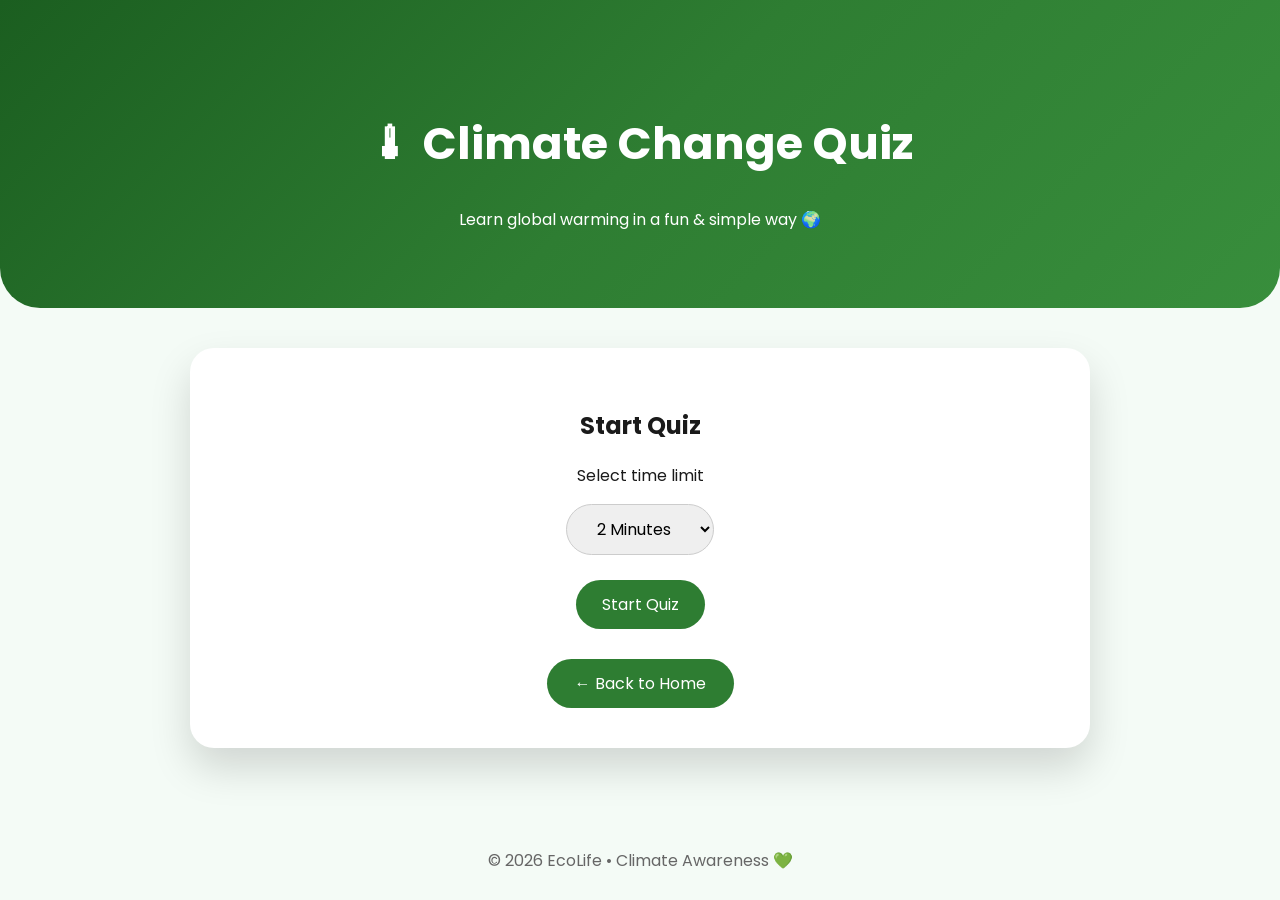
<file: frontend/src/pages/climate-change-quiz.html>
<!DOCTYPE html>
<html lang="en">
<head>
<meta charset="UTF-8">
<title>Climate Change Quiz | EcoLife</title>
<meta name="viewport" content="width=device-width, initial-scale=1.0">

<link href="https://fonts.googleapis.com/css2?family=Poppins:wght@400;600;700&display=swap" rel="stylesheet">
<link rel="stylesheet" href="https://cdnjs.cloudflare.com/ajax/libs/font-awesome/6.5.0/css/all.min.css">

<style>
:root{
  --green:#2e7d32;
  --green-dark:#1b5e20;
  --light:#e8f5e9;
  --bg:#f4fbf6;
}

*{box-sizing:border-box;font-family:"Poppins",sans-serif}

body{
  margin:0;
  background:var(--bg);
  color:#1a1a1a;
}

/* HERO */
.hero{
  padding:80px 20px 60px;
  text-align:center;
  background:linear-gradient(135deg,#1b5e20,#2e7d32,#388e3c);
  color:white;
  border-bottom-left-radius:40px;
  border-bottom-right-radius:40px;
}

.hero h1{font-size:2.8rem}

/* CARD */
.card{
  max-width:900px;
  margin:40px auto 80px;
  background:white;
  padding:40px;
  border-radius:24px;
  box-shadow:0 20px 40px rgba(0,0,0,.15);
}

/* START */
#startScreen{text-align:center}

select,button{
  padding:12px 26px;
  border-radius:30px;
  border:none;
  font-size:1rem;
}

select{border:1px solid #ccc}

button{
  background:var(--green);
  color:white;
  cursor:pointer;
  transition:.3s;
}

button:hover{
  background:var(--green-dark);
  transform:translateY(-3px);
  box-shadow:0 10px 25px rgba(46,125,50,.35);
}

/* QUIZ */
#quizScreen{display:none}

.timer{
  background:var(--light);
  padding:8px 18px;
  border-radius:30px;
  display:inline-block;
  font-weight:600;
  margin-bottom:15px;
}

.question{
  font-size:1.3rem;
  margin-bottom:20px;
}

.option{
  background:#f7faf8;
  padding:14px 18px;
  border-radius:14px;
  margin-bottom:12px;
  cursor:pointer;
  border:2px solid transparent;
}

.option:hover{background:var(--light)}
.option.selected{border-color:var(--green);background:var(--light)}

/* RESULT */
#resultScreen{display:none;text-align:center}
.score{font-size:3rem;color:var(--green)}

/* REVIEW */
#reviewScreen{display:none}
.review-card{
  background:#f7faf8;
  padding:15px;
  border-radius:14px;
  margin-bottom:10px;
}

.correct{color:green;font-weight:600}
.wrong{color:#d32f2f;font-weight:600}

/* BACK */
.back-wrapper{
  display:flex;
  justify-content:center;
  margin-top:30px;
}

.back-btn{
  background:var(--green);
  color:white;
  padding:12px 28px;
  border-radius:30px;
  border:none;
  cursor:pointer;
}

/* FOOTER */
footer{text-align:center;padding:20px;color:#666}

/* Responsive */
@media(max-width:600px){
  .hero h1{font-size:2.2rem}
  .card{padding:25px}
}
</style>
</head>

<body>

<div class="hero">
  <h1>🌡 Climate Change Quiz</h1>
  <p>Learn global warming in a fun & simple way 🌍</p>
</div>

<div class="card">

<!-- START -->
<div id="startScreen">
  <h2>Start Quiz</h2>
  <p>Select time limit</p>
  <select id="timeSelect">
    <option value="120">2 Minutes</option>
    <option value="180">3 Minutes</option>
  </select><br><br>
  <button onclick="startQuiz()">Start Quiz</button>
</div>

<!-- QUIZ -->
<div id="quizScreen">
  <div class="timer">⏳ Time Left: <span id="time">00:00</span></div>
  <div class="question" id="question"></div>
  <div id="options"></div>
  <button onclick="nextQuestion()">Next</button>
</div>

<!-- RESULT -->
<div id="resultScreen">
  <h2>🎉 Quiz Completed!</h2>
  <div class="score" id="score"></div>
  <p id="remark"></p><br>
  <button onclick="showReview()">See Answers</button>
  <button onclick="location.reload()">Play Again</button>
</div>

<!-- REVIEW -->
<div id="reviewScreen">
  <h2>📘 Answer Review</h2>
  <div id="reviewList"></div>
</div>

<div class="back-wrapper">
  <button class="back-btn" onclick="window.location.href='../index.html'">
    ← Back to Home
  </button>
</div>

</div>

<footer>© 2026 EcoLife • Climate Awareness 💚</footer>

<script>
const allQuestions = [
 {q:"What is climate change?",o:["Daily weather","Long-term temperature change","Rain only","Wind only"],a:1},
 {q:"Main cause of global warming?",o:["Trees","Greenhouse gases","Oxygen","Clouds"],a:1},
 {q:"Which gas traps heat?",o:["Oxygen","Carbon dioxide","Nitrogen","Helium"],a:1},
 {q:"Which activity harms climate?",o:["Planting trees","Burning fossil fuels","Recycling","Saving water"],a:1},
 {q:"How can kids help climate?",o:["Waste energy","Plant trees","Burn trash","Use plastic"],a:1},
 {q:"Effect of global warming?",o:["Ice melts","More forests","No change","Less sunlight"],a:0},
 {q:"Eco-friendly transport?",o:["Car","Plane","Cycle","Bike with fuel"],a:2},
 {q:"Saving electricity helps?",o:["More heat","Less pollution","More waste","Nothing"],a:1},
 {q:"Which is renewable energy?",o:["Coal","Solar","Oil","Gas"],a:1},
 {q:"Plastic waste causes?",o:["Clean ocean","Pollution","More fish","Cold water"],a:1},
 {q:"Planting trees helps because?",o:["Decoration","Absorb CO₂","Make noise","Waste land"],a:1},
 {q:"Climate change affects?",o:["Only animals","Only humans","Everyone","Nobody"],a:2},
 {q:"Which saves water?",o:["Fix leaks","Leave taps open","Waste water","Ignore"],a:0},
 {q:"Best habit?",o:["Reuse items","Throw trash","Burn waste","Ignore pollution"],a:0},
 {q:"Earth is getting?",o:["Colder","Warmer","Same","Frozen"],a:1}
];

let quiz=[],index=0,score=0,seconds=0,timer;
let userAnswers=[];

function startQuiz(){
  quiz=[...allQuestions].sort(()=>0.5-Math.random()).slice(0,10);
  seconds=parseInt(timeSelect.value);
  startScreen.style.display="none";
  quizScreen.style.display="block";
  loadQuestion();
  startTimer();
}

function startTimer(){
  updateTime();
  timer=setInterval(()=>{
    seconds--;
    updateTime();
    if(seconds<=0){clearInterval(timer);showResult()}
  },1000);
}

function updateTime(){
  let m=Math.floor(seconds/60);
  let s=seconds%60;
  time.textContent=`${m}:${s<10?'0':''}${s}`;
}

function loadQuestion(){
  let q=quiz[index];
  question.textContent=`Q${index+1}. ${q.q}`;
  options.innerHTML="";
  q.o.forEach((opt,i)=>{
    let div=document.createElement("div");
    div.className="option";
    div.textContent=opt;
    div.onclick=()=>selectOption(div,i);
    options.appendChild(div);
  });
}

function selectOption(el,i){
  document.querySelectorAll(".option").forEach(o=>o.classList.remove("selected"));
  el.classList.add("selected");
  userAnswers[index]=i;
}

function nextQuestion(){
  if(userAnswers[index]==null) return alert("Please select an option 😊");
  if(userAnswers[index]===quiz[index].a) score++;
  index++;
  index<quiz.length ? loadQuestion() : showResult();
}

function showResult(){
  clearInterval(timer);
  quizScreen.style.display="none";
  resultScreen.style.display="block";
  score.textContent=`${score} / ${quiz.length}`;
  remark.textContent = score>=8 ? "🌟 Climate Hero!" : score>=5 ? "👍 Well Done!" : "🌱 Keep Learning!";
}

function showReview(){
  resultScreen.style.display="none";
  reviewScreen.style.display="block";
  reviewList.innerHTML="";
  quiz.forEach((q,i)=>{
    reviewList.innerHTML+=`
      <div class="review-card">
        <p><strong>Q${i+1}:</strong> ${q.q}</p>
        <p>Your Answer: <span class="${userAnswers[i]===q.a?'correct':'wrong'}">
          ${q.o[userAnswers[i]]}
        </span></p>
        <p>Correct Answer: <span class="correct">${q.o[q.a]}</span></p>
      </div>`;
  });
}
</script>

</body>
</html>
</file>
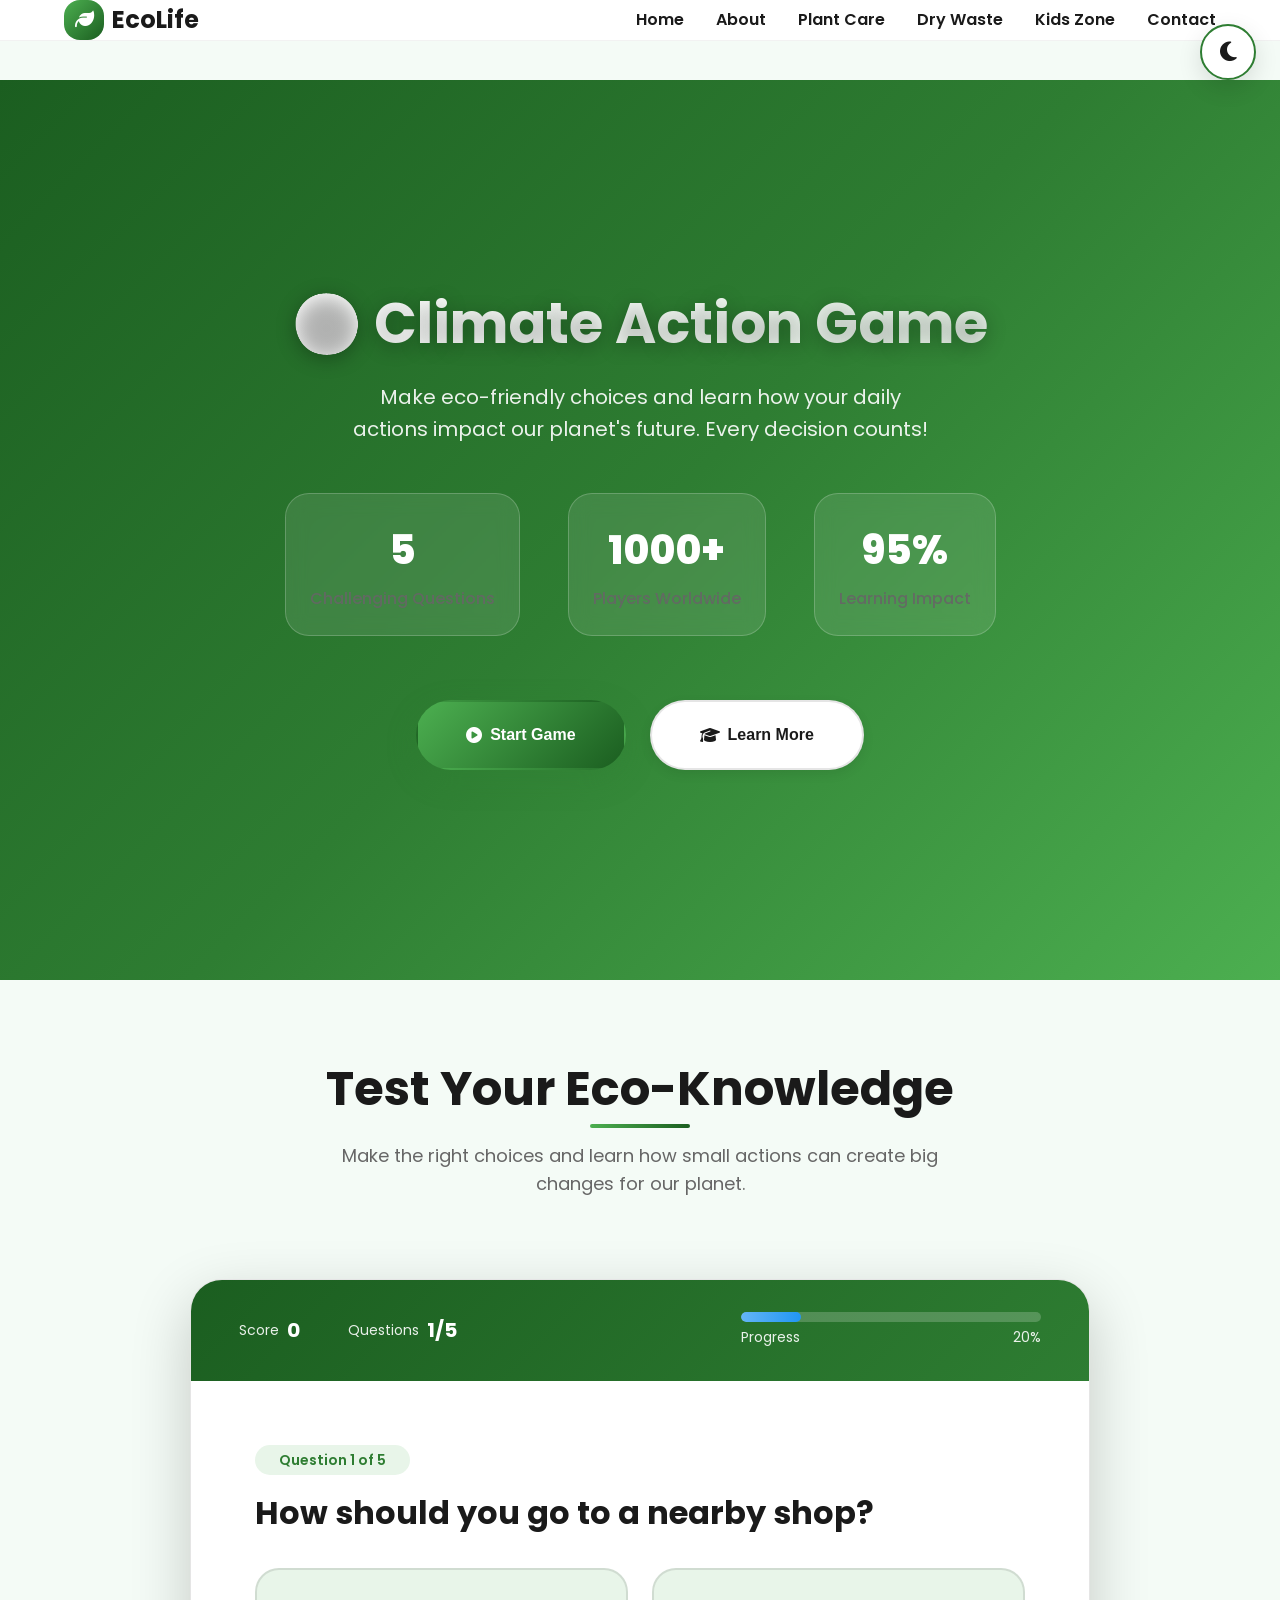
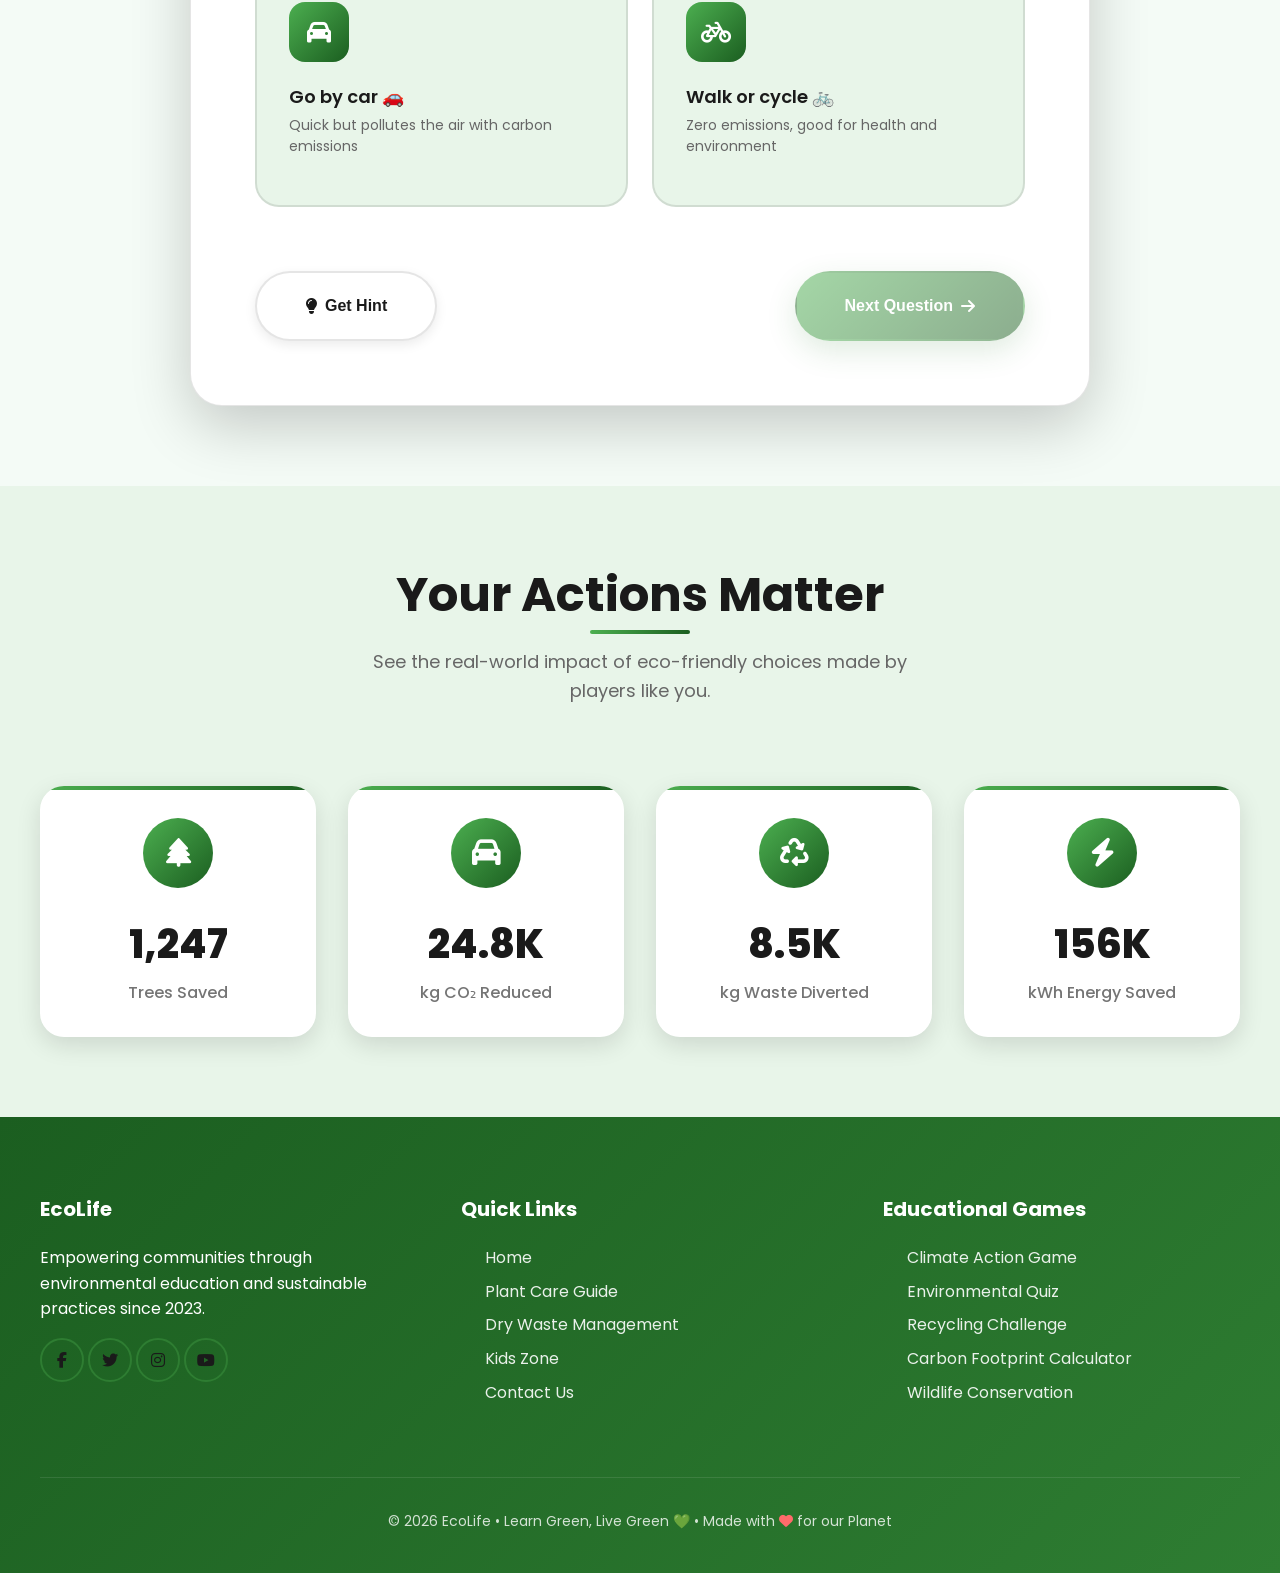
<file: frontend/src/pages/climate-game.html>
<!DOCTYPE html>
<html lang="en">
<head>
  <meta charset="UTF-8">
  <title>Climate Action Game | EcoLife</title>
  <meta name="viewport" content="width=device-width, initial-scale=1.0">
  <meta name="description" content="Interactive climate action game to learn about eco-friendly choices">
  <link rel="icon" type="image/png" href="/envirnoment-logo.png">

  <!-- Fonts & Icons -->
  <link href="https://fonts.googleapis.com/css2?family=Poppins:wght@300;400;500;600;700;800;900&display=swap" rel="stylesheet">
  <link rel="stylesheet" href="https://cdnjs.cloudflare.com/ajax/libs/font-awesome/6.5.0/css/all.min.css">
  <link href="https://unpkg.com/aos@2.3.1/dist/aos.css" rel="stylesheet">

  <style>
    /* ===== CSS VARIABLES ===== */
    :root {
      /* Light Theme Colors */
      --primary: #2e7d32;
      --primary-light: #4caf50;
      --primary-dark: #1b5e20;
      --secondary: #ff9800;
      --secondary-light: #ffb74d;
      --secondary-dark: #f57c00;
      --accent: #2196f3;
      --accent-light: #64b5f6;
      --accent-dark: #1976d2;
      --danger: #f44336;
      --danger-light: #ef5350;
      --danger-dark: #d32f2f;
      --success: #4caf50;
      --success-light: #66bb6a;
      --success-dark: #388e3c;
      --warning: #ff9800;
      --warning-light: #ffb74d;
      --warning-dark: #f57c00;
      
      /* Text Colors */
      --text-primary: #1a1a1a;
      --text-secondary: #333;
      --text-light: #666;
      --text-on-primary: #ffffff;
      --text-on-dark: #f0f0f0;
      
      /* Background Colors */
      --bg-primary: #f4fbf6;
      --bg-secondary: #ffffff;
      --bg-card: #ffffff;
      --bg-surface: #e8f5e9;
      --bg-dark: #1a1a2e;
      
      /* Shadows & Effects */
      --shadow-sm: 0 4px 12px rgba(0, 0, 0, 0.08);
      --shadow-md: 0 8px 24px rgba(0, 0, 0, 0.12);
      --shadow-lg: 0 15px 40px rgba(0, 0, 0, 0.15);
      --shadow-xl: 0 20px 60px rgba(0, 0, 0, 0.2);
      --shadow-green: 0 10px 30px rgba(46, 125, 50, 0.3);
      --shadow-blue: 0 10px 30px rgba(33, 150, 243, 0.3);
      --shadow-orange: 0 10px 30px rgba(255, 152, 0, 0.3);
      
      /* Borders & Radius */
      --border-radius-sm: 8px;
      --border-radius-md: 16px;
      --border-radius-lg: 24px;
      --border-radius-xl: 32px;
      --border-radius-full: 9999px;
      --border-color: rgba(0, 0, 0, 0.1);
      --border-color-light: rgba(0, 0, 0, 0.05);
      
      /* Spacing */
      --space-xs: 4px;
      --space-sm: 8px;
      --space-md: 16px;
      --space-lg: 24px;
      --space-xl: 32px;
      --space-2xl: 48px;
      --space-3xl: 64px;
      --space-4xl: 80px;
      
      /* Transitions */
      --transition-fast: 0.2s ease;
      --transition-normal: 0.3s ease;
      --transition-slow: 0.5s ease;
      --transition-bounce: 0.5s cubic-bezier(0.68, -0.55, 0.265, 1.55);
      
      /* Typography */
      --font-size-xs: 0.75rem;
      --font-size-sm: 0.875rem;
      --font-size-base: 1rem;
      --font-size-lg: 1.125rem;
      --font-size-xl: 1.25rem;
      --font-size-2xl: 1.5rem;
      --font-size-3xl: 2rem;
      --font-size-4xl: 2.5rem;
      --font-size-5xl: 3rem;
      --font-size-6xl: 3.5rem;
      
      /* Z-index */
      --z-dropdown: 1000;
      --z-sticky: 1020;
      --z-fixed: 1030;
      --z-modal-backdrop: 1040;
      --z-modal: 1050;
      --z-popover: 1060;
      --z-tooltip: 1070;
    }

    /* ===== DARK THEME ===== */
    .dark-mode {
      /* Text Colors */
      --text-primary: #f0f0f0;
      --text-secondary: #e0e0e0;
      --text-light: #b0b0b0;
      --text-on-primary: #ffffff;
      --text-on-dark: #ffffff;
      
      /* Background Colors */
      --bg-primary: #0a1929;
      --bg-secondary: #1a1a2e;
      --bg-card: #162447;
      --bg-surface: #1f4068;
      --bg-dark: #0c1518;
      
      /* Shadows & Effects */
      --shadow-sm: 0 4px 12px rgba(0, 0, 0, 0.3);
      --shadow-md: 0 8px 24px rgba(0, 0, 0, 0.4);
      --shadow-lg: 0 15px 40px rgba(0, 0, 0, 0.5);
      --shadow-xl: 0 20px 60px rgba(0, 0, 0, 0.6);
      --shadow-green: 0 10px 30px rgba(46, 125, 50, 0.4);
      --shadow-blue: 0 10px 30px rgba(33, 150, 243, 0.4);
      --shadow-orange: 0 10px 30px rgba(255, 152, 0, 0.4);
      
      /* Borders */
      --border-color: rgba(255, 255, 255, 0.1);
      --border-color-light: rgba(255, 255, 255, 0.05);
    }

    /* ===== BASE STYLES ===== */
    * {
      margin: 0;
      padding: 0;
      box-sizing: border-box;
    }

    html {
      scroll-behavior: smooth;
    }

    body {
      font-family: 'Poppins', sans-serif;
      background: var(--bg-primary);
      color: var(--text-primary);
      line-height: 1.6;
      transition: background-color var(--transition-normal), color var(--transition-normal);
      overflow-x: hidden;
    }

    /* ===== TYPOGRAPHY ===== */
    h1, h2, h3, h4, h5, h6 {
      font-weight: 700;
      line-height: 1.2;
      margin-bottom: var(--space-md);
    }

    h1 {
      font-size: var(--font-size-6xl);
    }

    h2 {
      font-size: var(--font-size-5xl);
    }

    h3 {
      font-size: var(--font-size-4xl);
    }

    h4 {
      font-size: var(--font-size-3xl);
    }

    h5 {
      font-size: var(--font-size-2xl);
    }

    h6 {
      font-size: var(--font-size-xl);
    }

    p {
      margin-bottom: var(--space-md);
      font-weight: 400;
    }

    .text-lead {
      font-size: var(--font-size-lg);
      font-weight: 500;
      opacity: 0.9;
    }

    .text-small {
      font-size: var(--font-size-sm);
      opacity: 0.8;
    }

    /* ===== THEME TOGGLE ===== */
    .theme-toggle {
      position: fixed;
      top: var(--space-lg);
      right: var(--space-lg);
      z-index: var(--z-fixed);
    }

    .theme-btn {
      width: 56px;
      height: 56px;
      border-radius: var(--border-radius-full);
      background: var(--bg-card);
      border: 2px solid var(--primary);
      color: var(--text-primary);
      cursor: pointer;
      display: flex;
      align-items: center;
      justify-content: center;
      font-size: 1.4rem;
      transition: all var(--transition-normal);
      box-shadow: var(--shadow-md);
      position: relative;
      overflow: hidden;
    }

    .theme-btn::before {
      content: '';
      position: absolute;
      top: 0;
      left: 0;
      width: 100%;
      height: 100%;
      background: linear-gradient(135deg, var(--primary-light), var(--primary-dark));
      opacity: 0;
      transition: opacity var(--transition-normal);
      z-index: 1;
    }

    .theme-btn:hover::before {
      opacity: 0.1;
    }

    .theme-btn i {
      position: relative;
      z-index: 2;
      transition: transform var(--transition-bounce);
    }

    .theme-btn:hover i {
      transform: rotate(15deg) scale(1.1);
    }

    /* ===== HEADER & NAVIGATION ===== */
    .header {
      position: fixed;
      top: 0;
      left: 0;
      width: 100%;
      z-index: var(--z-sticky);
      background: rgba(255, 255, 255, 0.95);
      backdrop-filter: blur(10px);
      border-bottom: 1px solid var(--border-color-light);
      transition: all var(--transition-normal);
    }

    .dark-mode .header {
      background: rgba(26, 26, 46, 0.95);
    }

    .header.scrolled {
      box-shadow: var(--shadow-sm);
      padding: var(--space-sm) 0;
    }

    .nav-container {
      max-width: 1200px;
      margin: 0 auto;
      padding: 0 var(--space-lg);
      display: flex;
      justify-content: space-between;
      align-items: center;
    }

    .logo {
      display: flex;
      align-items: center;
      gap: var(--space-sm);
      text-decoration: none;
      color: var(--text-primary);
      font-weight: 700;
      font-size: 1.5rem;
      transition: transform var(--transition-normal);
    }

    .logo:hover {
      transform: translateY(-2px);
    }

    .logo-icon {
      width: 40px;
      height: 40px;
      background: linear-gradient(135deg, var(--primary-light), var(--primary-dark));
      border-radius: var(--border-radius-md);
      display: flex;
      align-items: center;
      justify-content: center;
      color: white;
      font-size: 1.2rem;
    }

    .nav-links {
      display: flex;
      list-style: none;
      gap: var(--space-xl);
    }

    .nav-link {
      color: var(--text-primary);
      text-decoration: none;
      font-weight: 600;
      font-size: var(--font-size-base);
      position: relative;
      padding: var(--space-sm) 0;
      transition: color var(--transition-fast);
    }

    .nav-link::after {
      content: '';
      position: absolute;
      bottom: 0;
      left: 0;
      width: 0;
      height: 2px;
      background: linear-gradient(to right, var(--primary-light), var(--primary-dark));
      transition: width var(--transition-normal);
    }

    .nav-link:hover {
      color: var(--primary);
    }

    .nav-link:hover::after {
      width: 100%;
    }

    .nav-toggle {
      display: none;
      flex-direction: column;
      cursor: pointer;
      gap: 4px;
      z-index: var(--z-fixed);
    }

    .nav-toggle span {
      width: 25px;
      height: 3px;
      background: var(--text-primary);
      border-radius: var(--border-radius-full);
      transition: all var(--transition-normal);
    }

    .nav-toggle.active span:nth-child(1) {
      transform: rotate(45deg) translate(6px, 6px);
    }

    .nav-toggle.active span:nth-child(2) {
      opacity: 0;
    }

    .nav-toggle.active span:nth-child(3) {
      transform: rotate(-45deg) translate(6px, -6px);
    }

    /* ===== HERO SECTION ===== */
    .hero {
      min-height: 100vh;
      display: flex;
      align-items: center;
      justify-content: center;
      padding: var(--space-4xl) var(--space-lg);
      position: relative;
      overflow: hidden;
      background: linear-gradient(135deg, var(--primary-dark), var(--primary), var(--primary-light));
      color: var(--text-on-primary);
      margin-top: 80px;
    }

    .hero::before {
      content: '';
      position: absolute;
      top: 0;
      left: 0;
      width: 100%;
      height: 100%;
      background: url('https://images.unsplash.com/photo-1542601906990-b4d3fb778b09?auto=format&fit=crop&q=80&w=1600');
      background-size: cover;
      background-position: center;
      opacity: 0.15;
      mix-blend-mode: overlay;
    }

    .hero-content {
      max-width: 800px;
      text-align: center;
      position: relative;
      z-index: 2;
    }

    .hero-title {
      font-size: var(--font-size-6xl);
      margin-bottom: var(--space-lg);
      text-shadow: 0 4px 20px rgba(0, 0, 0, 0.3);
      background: linear-gradient(to right, #ffffff, #e8f5e9);
      -webkit-background-clip: text;
      -webkit-text-fill-color: transparent;
      background-clip: text;
    }

    .hero-subtitle {
      font-size: var(--font-size-xl);
      opacity: 0.9;
      margin-bottom: var(--space-2xl);
      max-width: 600px;
      margin-left: auto;
      margin-right: auto;
    }

    .hero-stats {
      display: flex;
      justify-content: center;
      gap: var(--space-2xl);
      margin-bottom: var(--space-3xl);
      flex-wrap: wrap;
    }

    .stat-item {
      background: rgba(255, 255, 255, 0.1);
      backdrop-filter: blur(10px);
      padding: var(--space-lg);
      border-radius: var(--border-radius-lg);
      border: 1px solid rgba(255, 255, 255, 0.2);
      min-width: 150px;
      transition: transform var(--transition-normal), background var(--transition-normal);
    }

    .stat-item:hover {
      transform: translateY(-5px);
      background: rgba(255, 255, 255, 0.2);
    }

    .stat-number {
      font-size: var(--font-size-4xl);
      font-weight: 800;
      margin-bottom: var(--space-xs);
      color: white;
    }

    .stat-label {
      font-size: var(--font-size-sm);
      opacity: 0.9;
      color: white; /* FIXED: Added white color for visibility */
    }

    .hero-buttons {
      display: flex;
      gap: var(--space-lg);
      justify-content: center;
      flex-wrap: wrap;
    }

    /* ===== BUTTONS ===== */
    .btn {
      display: inline-flex;
      align-items: center;
      justify-content: center;
      gap: var(--space-sm);
      padding: var(--space-lg) var(--space-2xl);
      border-radius: var(--border-radius-full);
      font-weight: 600;
      font-size: var(--font-size-base);
      text-decoration: none;
      cursor: pointer;
      transition: all var(--transition-normal);
      border: 2px solid transparent;
      position: relative;
      overflow: hidden;
      z-index: 1;
    }

    .btn::before {
      content: '';
      position: absolute;
      top: 0;
      left: -100%;
      width: 100%;
      height: 100%;
      background: linear-gradient(90deg, transparent, rgba(255, 255, 255, 0.2), transparent);
      transition: left 0.5s ease;
      z-index: -1;
    }

    .btn:hover::before {
      left: 100%;
    }

    .btn-primary {
      background: linear-gradient(135deg, var(--primary-light), var(--primary-dark));
      color: var(--text-on-primary);
      box-shadow: var(--shadow-green);
    }

    .btn-primary:hover {
      transform: translateY(-3px);
      box-shadow: var(--shadow-lg);
    }

    .btn-secondary {
      background: var(--bg-card);
      color: var(--text-primary);
      border-color: var(--border-color);
      box-shadow: var(--shadow-sm);
    }

    .btn-secondary:hover {
      transform: translateY(-3px);
      box-shadow: var(--shadow-md);
      background: var(--bg-surface);
    }

    .btn-outline {
      background: transparent;
      color: var(--text-primary);
      border-color: var(--primary);
    }

    .btn-outline:hover {
      background: var(--primary);
      color: var(--text-on-primary);
      transform: translateY(-3px);
    }

    .btn-icon {
      width: 44px;
      height: 44px;
      padding: 0;
      border-radius: var(--border-radius-full);
      display: inline-flex;
      align-items: center;
      justify-content: center;
    }

    /* ===== GAME SECTION ===== */
    .game-section {
      padding: var(--space-4xl) var(--space-lg);
      background: var(--bg-primary);
    }

    .section-header {
      text-align: center;
      margin-bottom: var(--space-4xl);
    }

    .section-tag {
      display: inline-block;
      background: linear-gradient(135deg, var(--primary-light), var(--primary-dark));
      color: white;
      padding: var(--space-sm) var(--space-lg);
      border-radius: var(--border-radius-full);
      font-weight: 600;
      font-size: var(--font-size-sm);
      margin-bottom: var(--space-md);
      box-shadow: var(--shadow-green);
    }

    .section-title {
      font-size: var(--font-size-5xl);
      color: var(--text-primary);
      margin-bottom: var(--space-lg);
      position: relative;
      display: inline-block;
    }

    .section-title::after {
      content: '';
      position: absolute;
      bottom: -10px;
      left: 50%;
      transform: translateX(-50%);
      width: 100px;
      height: 4px;
      background: linear-gradient(to right, var(--primary-light), var(--primary-dark));
      border-radius: var(--border-radius-full);
    }

    .section-subtitle {
      font-size: var(--font-size-lg);
      color: var(--text-light);
      max-width: 600px;
      margin: 0 auto;
    }

    /* ===== GAME CONTAINER ===== */
    .game-container {
      max-width: 900px;
      margin: 0 auto;
      background: var(--bg-card);
      border-radius: var(--border-radius-xl);
      overflow: hidden;
      box-shadow: var(--shadow-xl);
      position: relative;
      border: 1px solid var(--border-color);
    }

    .game-header {
      background: linear-gradient(135deg, var(--primary-dark), var(--primary));
      padding: var(--space-xl) var(--space-2xl);
      color: var(--text-on-primary);
      display: flex;
      justify-content: space-between;
      align-items: center;
      flex-wrap: wrap;
      gap: var(--space-lg);
    }

    .game-info {
      display: flex;
      gap: var(--space-2xl);
      align-items: center;
    }

    .info-item {
      display: flex;
      align-items: center;
      gap: var(--space-sm);
    }

    .info-label {
      font-size: var(--font-size-sm);
      opacity: 0.9;
    }

    .info-value {
      font-size: var(--font-size-xl);
      font-weight: 700;
    }

    .progress-container {
      flex: 1;
      max-width: 300px;
    }

    .progress-bar {
      height: 10px;
      background: rgba(255, 255, 255, 0.2);
      border-radius: var(--border-radius-full);
      overflow: hidden;
      margin-bottom: var(--space-xs);
    }

    .progress-fill {
      height: 100%;
      background: linear-gradient(to right, var(--accent-light), var(--accent));
      border-radius: var(--border-radius-full);
      width: 0%;
      transition: width var(--transition-slow) cubic-bezier(0.4, 0, 0.2, 1);
      position: relative;
      overflow: hidden;
    }

    .progress-fill::after {
      content: '';
      position: absolute;
      top: 0;
      left: -100%;
      width: 100%;
      height: 100%;
      background: linear-gradient(90deg, transparent, rgba(255, 255, 255, 0.4), transparent);
      animation: shimmer 2s infinite;
    }

    .progress-text {
      display: flex;
      justify-content: space-between;
      font-size: var(--font-size-sm);
      opacity: 0.9;
    }

    /* ===== GAME CONTENT ===== */
    .game-content {
      padding: var(--space-3xl);
    }

    .question-container {
      margin-bottom: var(--space-3xl);
    }

    .question-number {
      display: inline-block;
      background: var(--bg-surface);
      color: var(--primary);
      padding: var(--space-xs) var(--space-lg);
      border-radius: var(--border-radius-full);
      font-weight: 600;
      font-size: var(--font-size-sm);
      margin-bottom: var(--space-md);
    }

    .question-text {
      font-size: var(--font-size-3xl);
      color: var(--text-primary);
      margin-bottom: var(--space-xl);
      line-height: 1.4;
    }

    .options-grid {
      display: grid;
      grid-template-columns: repeat(auto-fit, minmax(300px, 1fr));
      gap: var(--space-lg);
      margin-bottom: var(--space-2xl);
    }

    .option-card {
      background: var(--bg-surface);
      border: 2px solid var(--border-color);
      border-radius: var(--border-radius-lg);
      padding: var(--space-xl);
      cursor: pointer;
      transition: all var(--transition-normal);
      position: relative;
      overflow: hidden;
      display: block; /* FIXED: Ensure display */
      opacity: 1; /* FIXED: Ensure visibility */
      visibility: visible; /* FIXED: Ensure visibility */
    }

    .option-card:hover {
      transform: translateY(-5px);
      box-shadow: var(--shadow-md);
      border-color: var(--primary-light);
    }

    .option-card.selected {
      border-color: var(--success);
      background: linear-gradient(135deg, rgba(76, 175, 80, 0.1), rgba(76, 175, 80, 0.05));
      box-shadow: var(--shadow-sm);
    }

    .option-card.wrong {
      border-color: var(--danger);
      background: linear-gradient(135deg, rgba(244, 67, 54, 0.1), rgba(244, 67, 54, 0.05));
      animation: shake 0.5s ease;
    }

    .option-card.correct {
      border-color: var(--success);
      background: linear-gradient(135deg, rgba(76, 175, 80, 0.1), rgba(76, 175, 80, 0.05));
      animation: pulse 0.5s ease;
    }

    .option-icon {
      width: 60px;
      height: 60px;
      background: linear-gradient(135deg, var(--primary-light), var(--primary-dark));
      border-radius: var(--border-radius-md);
      display: flex;
      align-items: center;
      justify-content: center;
      color: white;
      font-size: 1.5rem;
      margin-bottom: var(--space-lg);
      transition: transform var(--transition-normal);
    }

    .option-card:hover .option-icon {
      transform: scale(1.1) rotate(5deg);
    }

    .option-text {
      font-size: var(--font-size-lg);
      font-weight: 600;
      color: var(--text-primary);
      margin-bottom: var(--space-sm);
    }

    .option-description {
      font-size: var(--font-size-sm);
      color: var(--text-light);
      line-height: 1.5;
    }

    .feedback-container {
      background: var(--bg-surface);
      border-radius: var(--border-radius-lg);
      padding: var(--space-xl);
      margin-bottom: var(--space-2xl);
      border-left: 4px solid var(--primary);
      display: none;
      animation: slideIn 0.5s ease;
    }

    .feedback-container.show {
      display: block;
    }

    .feedback-title {
      display: flex;
      align-items: center;
      gap: var(--space-sm);
      font-size: var(--font-size-lg);
      font-weight: 600;
      color: var(--text-primary);
      margin-bottom: var(--space-md);
    }

    .feedback-text {
      font-size: var(--font-size-base);
      color: var(--text-secondary);
      line-height: 1.6;
    }

    .game-controls {
      display: flex;
      justify-content: space-between;
      align-items: center;
      gap: var(--space-lg);
      flex-wrap: wrap;
    }

    .btn-control {
      min-width: 150px;
    }

    .btn-control:disabled {
      opacity: 0.5;
      cursor: not-allowed;
      transform: none !important;
    }

    .btn-control:disabled:hover {
      transform: none !important;
      box-shadow: var(--shadow-sm) !important;
    }

    .hint-btn {
      background: transparent;
      color: var(--accent);
      border: 2px solid var(--accent);
    }

    .hint-btn:hover {
      background: var(--accent);
      color: white;
    }

    /* ===== RESULT SECTION ===== */
    .result-section {
      display: none;
      padding: var(--space-3xl);
      text-align: center;
    }

    .result-container {
      background: var(--bg-surface);
      border-radius: var(--border-radius-xl);
      padding: var(--space-3xl);
      box-shadow: var(--shadow-lg);
      position: relative;
      overflow: hidden;
    }

    .result-container::before {
      content: '';
      position: absolute;
      top: 0;
      left: 0;
      width: 100%;
      height: 5px;
      background: linear-gradient(to right, var(--primary-light), var(--primary-dark), var(--accent));
    }

    .result-icon {
      font-size: 5rem;
      margin-bottom: var(--space-lg);
      animation: bounce 1s ease infinite alternate;
    }

    .result-icon.good {
      color: var(--success);
    }

    .result-icon.average {
      color: var(--warning);
    }

    .result-icon.poor {
      color: var(--danger);
    }

    .result-title {
      font-size: var(--font-size-4xl);
      color: var(--text-primary);
      margin-bottom: var(--space-lg);
    }

    .result-score {
      font-size: 4rem;
      font-weight: 800;
      background: linear-gradient(135deg, var(--primary-light), var(--accent));
      -webkit-background-clip: text;
      -webkit-text-fill-color: transparent;
      background-clip: text;
      margin-bottom: var(--space-lg);
      position: relative;
      display: inline-block;
    }

    .result-score::after {
      content: '';
      position: absolute;
      bottom: -10px;
      left: 50%;
      transform: translateX(-50%);
      width: 100px;
      height: 4px;
      /* background: linear-gradient(to right, var(--primary-light), var(--accent); */
      border-radius: var(--border-radius-full);
    }

    .result-message {
      font-size: var(--font-size-lg);
      color: var(--text-secondary);
      max-width: 600px;
      margin: 0 auto var(--space-2xl);
      line-height: 1.6;
    }

    .result-details {
      background: var(--bg-card);
      border-radius: var(--border-radius-lg);
      padding: var(--space-xl);
      margin-bottom: var(--space-2xl);
      text-align: left;
    }

    .result-details-title {
      font-size: var(--font-size-xl);
      color: var(--text-primary);
      margin-bottom: var(--space-lg);
      display: flex;
      align-items: center;
      gap: var(--space-sm);
    }

    .result-breakdown {
      display: grid;
      grid-template-columns: repeat(auto-fit, minmax(250px, 1fr));
      gap: var(--space-lg);
      margin-bottom: var(--space-xl);
    }

    .breakdown-item {
      background: var(--bg-surface);
      padding: var(--space-lg);
      border-radius: var(--border-radius-md);
      border-left: 4px solid var(--primary);
    }

    .breakdown-label {
      font-size: var(--font-size-sm);
      color: var(--text-light);
      margin-bottom: var(--space-xs);
    }

    .breakdown-value {
      font-size: var(--font-size-2xl);
      font-weight: 700;
      color: var(--text-primary);
    }

    .result-actions {
      display: flex;
      gap: var(--space-lg);
      justify-content: center;
      flex-wrap: wrap;
      margin-top: var(--space-2xl);
    }

    /* ===== STATS SECTION ===== */
    .stats-section {
      padding: var(--space-4xl) var(--space-lg);
      background: var(--bg-surface);
    }

    .stats-grid {
      display: grid;
      grid-template-columns: repeat(auto-fit, minmax(250px, 1fr));
      gap: var(--space-xl);
      max-width: 1200px;
      margin: 0 auto;
    }

    .stat-card {
      background: var(--bg-card);
      border-radius: var(--border-radius-lg);
      padding: var(--space-xl);
      text-align: center;
      box-shadow: var(--shadow-md);
      transition: transform var(--transition-normal);
      position: relative;
      overflow: hidden;
    }

    .stat-card:hover {
      transform: translateY(-10px);
      box-shadow: var(--shadow-lg);
    }

    .stat-card::before {
      content: '';
      position: absolute;
      top: 0;
      left: 0;
      width: 100%;
      height: 4px;
      background: linear-gradient(to right, var(--primary-light), var(--primary-dark));
    }

    .stat-icon {
      width: 70px;
      height: 70px;
      background: linear-gradient(135deg, var(--primary-light), var(--primary-dark));
      border-radius: var(--border-radius-full);
      display: flex;
      align-items: center;
      justify-content: center;
      color: white;
      font-size: 1.8rem;
      margin: 0 auto var(--space-lg);
    }

    .stat-value {
      font-size: var(--font-size-4xl);
      font-weight: 800;
      color: var(--text-primary);
      margin-bottom: var(--space-xs);
    }

    .stat-label {
      font-size: var(--font-size-base);
      color: var(--text-light);
      font-weight: 500;
    }

    /* ===== FOOTER ===== */
    .footer {
      background: linear-gradient(135deg, var(--primary-dark), var(--primary));
      color: var(--text-on-primary);
      padding: var(--space-4xl) var(--space-lg) var(--space-lg);
      position: relative;
      overflow: hidden;
    }

    .footer::before {
      content: '';
      position: absolute;
      top: 0;
      left: 0;
      width: 100%;
      height: 100%;
      background: url('https://images.unsplash.com/photo-1542601906990-b4d3fb778b09?auto=format&fit=crop&q=80&w=1600');
      background-size: cover;
      background-position: center;
      opacity: 0.1;
      mix-blend-mode: overlay;
    }

    .footer-content {
      max-width: 1200px;
      margin: 0 auto;
      position: relative;
      z-index: 2;
    }

    .footer-grid {
      display: grid;
      grid-template-columns: repeat(auto-fit, minmax(250px, 1fr));
      gap: var(--space-3xl);
      margin-bottom: var(--space-3xl);
    }

    .footer-column h3 {
      font-size: var(--font-size-xl);
      margin-bottom: var(--space-lg);
      color: white;
    }

    .footer-links {
      list-style: none;
    }

    .footer-link {
      color: rgba(255, 255, 255, 0.9);
      text-decoration: none;
      display: block;
      margin-bottom: var(--space-sm);
      transition: color var(--transition-fast);
      position: relative;
      padding-left: var(--space-lg);
    }

    .footer-link::before {
      content: '→';
      position: absolute;
      left: 0;
      opacity: 0;
      transition: opacity var(--transition-fast), transform var(--transition-fast);
    }

    .footer-link:hover {
      color: white;
      transform: translateX(5px);
    }

    .footer-link:hover::before {
      opacity: 1;
      transform: translateX(0);
    }

    .footer-bottom {
      text-align: center;
      padding-top: var(--space-xl);
      border-top: 1px solid rgba(255, 255, 255, 0.1);
      color: rgba(255, 255, 255, 0.8);
      font-size: var(--font-size-sm);
    }

    /* ===== MODAL ===== */
    .modal {
      display: none;
      position: fixed;
      top: 0;
      left: 0;
      width: 100%;
      height: 100%;
      background: rgba(0, 0, 0, 0.8);
      z-index: var(--z-modal);
      align-items: center;
      justify-content: center;
      padding: var(--space-lg);
    }

    .modal.show {
      display: flex;
      animation: fadeIn 0.3s ease;
    }

    .modal-content {
      background: var(--bg-card);
      border-radius: var(--border-radius-xl);
      padding: var(--space-3xl);
      max-width: 500px;
      width: 100%;
      box-shadow: var(--shadow-xl);
      position: relative;
      animation: slideUp 0.5s cubic-bezier(0.4, 0, 0.2, 1);
    }

    .modal-close {
      position: absolute;
      top: var(--space-lg);
      right: var(--space-lg);
      background: none;
      border: none;
      font-size: 1.5rem;
      color: var(--text-light);
      cursor: pointer;
      transition: color var(--transition-fast);
    }

    .modal-close:hover {
      color: var(--danger);
    }

    .modal-title {
      font-size: var(--font-size-2xl);
      color: var(--text-primary);
      margin-bottom: var(--space-lg);
    }

    .modal-body {
      color: var(--text-secondary);
      line-height: 1.6;
      margin-bottom: var(--space-2xl);
    }

    /* ===== ANIMATIONS ===== */
    @keyframes fadeIn {
      from { opacity: 0; }
      to { opacity: 1; }
    }

    @keyframes slideIn {
      from {
        opacity: 0;
        transform: translateY(20px);
      }
      to {
        opacity: 1;
        transform: translateY(0);
      }
    }

    @keyframes slideUp {
      from {
        opacity: 0;
        transform: translateY(50px);
      }
      to {
        opacity: 1;
        transform: translateY(0);
      }
    }

    @keyframes bounce {
      from {
        transform: translateY(0);
      }
      to {
        transform: translateY(-20px);
      }
    }

    @keyframes pulse {
      0% {
        transform: scale(1);
      }
      50% {
        transform: scale(1.05);
      }
      100% {
        transform: scale(1);
      }
    }

    @keyframes shake {
      0%, 100% {
        transform: translateX(0);
      }
      10%, 30%, 50%, 70%, 90% {
        transform: translateX(-5px);
      }
      20%, 40%, 60%, 80% {
        transform: translateX(5px);
      }
    }

    @keyframes shimmer {
      0% {
        left: -100%;
      }
      100% {
        left: 100%;
      }
    }

    @keyframes float {
      0%, 100% {
        transform: translateY(0);
      }
      50% {
        transform: translateY(-10px);
      }
    }

    @keyframes spin {
      from {
        transform: rotate(0deg);
      }
      to {
        transform: rotate(360deg);
    }
  }
  
    /* ===== RESPONSIVE STYLES ===== */
    @media (max-width: 1024px) {
      :root {
        --font-size-6xl: 3rem;
        --font-size-5xl: 2.5rem;
        --font-size-4xl: 2rem;
        --font-size-3xl: 1.75rem;
      }
      
      .hero-title {
        font-size: var(--font-size-6xl);
      }
      
      .section-title {
        font-size: var(--font-size-5xl);
      }
      
      .question-text {
        font-size: var(--font-size-2xl);
      }
    }

    @media (max-width: 768px) {
      :root {
        --font-size-6xl: 2.5rem;
        --font-size-5xl: 2rem;
        --font-size-4xl: 1.75rem;
        --font-size-3xl: 1.5rem;
        --space-4xl: 60px;
        --space-3xl: 48px;
        --space-2xl: 32px;
      }
      
      .nav-links {
        position: fixed;
        top: 0;
        right: -100%;
        width: 80%;
        max-width: 300px;
        height: 100vh;
        background: var(--bg-card);
        flex-direction: column;
        padding: var(--space-3xl) var(--space-xl);
        gap: var(--space-lg);
        transition: right var(--transition-normal);
        box-shadow: var(--shadow-xl);
        z-index: var(--z-fixed);
      }
      
      .nav-links.active {
        right: 0;
      }
      
      .nav-toggle {
        display: flex;
      }
      
      .theme-toggle {
        top: var(--space-md);
        right: var(--space-md);
      }
      
      .theme-btn {
        width: 48px;
        height: 48px;
      }
      
      .hero-stats {
        gap: var(--space-lg);
      }
      
      .stat-item {
        min-width: 120px;
        padding: var(--space-md);
      }
      
      .options-grid {
        grid-template-columns: 1fr;
      }
      
      .game-controls {
        flex-direction: column;
        align-items: stretch;
      }
      
      .btn-control {
        width: 100%;
      }
      
      .result-actions {
        flex-direction: column;
      }
      
      .hero-buttons {
        flex-direction: column;
        align-items: center;
      }
      
      .hero-buttons .btn {
        width: 100%;
        max-width: 300px;
      }
    }

    @media (max-width: 480px) {
      :root {
        --font-size-6xl: 2rem;
        --font-size-5xl: 1.75rem;
        --font-size-4xl: 1.5rem;
        --space-lg: 16px;
        --space-xl: 20px;
      }
      
      .hero {
        margin-top: 60px;
        padding: var(--space-2xl) var(--space-md);
      }
      
      .game-header {
        flex-direction: column;
        align-items: stretch;
        gap: var(--space-md);
      }
      
      .game-info {
        justify-content: space-between;
      }
      
      .info-value {
        font-size: var(--font-size-lg);
      }
      
      .game-content {
        padding: var(--space-xl);
      }
      
      .result-container {
        padding: var(--space-xl);
      }
      
      .result-score {
        font-size: 3rem;
      }
    }
  </style>
</head>

<body>
  <!-- Theme Toggle -->
  <div class="theme-toggle">
    <button class="theme-btn" id="themeToggle" aria-label="Toggle theme">
      <i class="fas fa-moon"></i>
    </button>
  </div>

  <!-- Header -->
  <header class="header" id="header">
    <div class="nav-container">
      <a href="../index.html" class="logo">
        <div class="logo-icon">
          <i class="fas fa-leaf"></i>
        </div>
        <span>EcoLife</span>
      </a>

      <div class="nav-toggle" id="navToggle">
        <span></span>
        <span></span>
        <span></span>
      </div>

      <ul class="nav-links" id="navLinks">
        <li><a href="../index.html" class="nav-link">Home</a></li>
        <li><a href="../index.html#about" class="nav-link">About</a></li>
        <li><a href="plant-care.html" class="nav-link">Plant Care</a></li>
        <li><a href="dry-waste.html" class="nav-link">Dry Waste</a></li>
        <li><a href="quiz.html" class="nav-link">Kids Zone</a></li>
        <li><a href="../index.html#contact" class="nav-link">Contact</a></li>
      </ul>
    </div>
  </header>

  <!-- Hero Section -->
  <section class="hero" id="hero">
    <div class="hero-content">
      <h1 class="hero-title">🌍 Climate Action Game</h1>
      <p class="hero-subtitle">Make eco-friendly choices and learn how your daily actions impact our planet's future. Every decision counts!</p>
      
      <div class="hero-stats">
        <div class="stat-item">
          <div class="stat-number">5</div>
          <div class="stat-label">Challenging Questions</div>
        </div>
        <div class="stat-item">
          <div class="stat-number">1000+</div>
          <div class="stat-label">Players Worldwide</div>
        </div>
        <div class="stat-item">
          <div class="stat-number">95%</div>
          <div class="stat-label">Learning Impact</div>
        </div>
      </div>
      
      <div class="hero-buttons">
        <button class="btn btn-primary" id="startGameBtn">
          <i class="fas fa-play-circle"></i> Start Game
        </button>
        <button class="btn btn-secondary" id="learnMoreBtn">
          <i class="fas fa-graduation-cap"></i> Learn More
        </button>
      </div>
    </div>
  </section>

  <!-- Game Section -->
  <section class="game-section" id="gameSection">
    <div class="container">
      <div class="section-header">
        
        <h2 class="section-title">Test Your Eco-Knowledge</h2>
        <p class="section-subtitle">Make the right choices and learn how small actions can create big changes for our planet.</p>
      </div>

      <div class="game-container" id="gameContainer">
        <!-- Game Header -->
        <div class="game-header">
          <div class="game-info">
            <div class="info-item">
              <div class="info-label">Score</div>
              <div class="info-value" id="scoreValue">0</div>
            </div>
            <div class="info-item">
              <div class="info-label">Questions</div>
              <div class="info-value" id="questionCount">1/5</div>
            </div>
          </div>
          
          <div class="progress-container">
            <div class="progress-bar">
              <div class="progress-fill" id="progressFill"></div>
            </div>
            <div class="progress-text">
              <span>Progress</span>
              <span id="progressPercentage">0%</span>
            </div>
          </div>
        </div>

        <!-- Game Content -->
        <div class="game-content" id="gameContent">
          <div class="question-container" id="questionContainer">
            <div class="question-number" id="questionNumber">Question 1 of 5</div>
            <h3 class="question-text" id="questionText">How should you go to a nearby shop?</h3>
            
            <div class="options-grid" id="optionsGrid">
              <!-- Options will be inserted here by JavaScript -->
            </div>
          </div>

          <!-- Feedback -->
          <div class="feedback-container" id="feedbackContainer">
            <div class="feedback-title">
              <i class="fas fa-info-circle"></i>
              <span id="feedbackTitle">Feedback</span>
            </div>
            <p class="feedback-text" id="feedbackText">Walking or cycling reduces carbon emissions and is better for your health.</p>
          </div>

          <!-- Game Controls -->
          <div class="game-controls">
            <button class="btn btn-secondary btn-control" id="hintBtn">
              <i class="fas fa-lightbulb"></i> Get Hint
            </button>
            <button class="btn btn-primary btn-control" id="nextBtn" disabled>
              Next Question <i class="fas fa-arrow-right"></i>
            </button>
          </div>
        </div>

        <!-- Result Section -->
        <div class="result-section" id="resultSection">
          <div class="result-container">
            <div class="result-icon good" id="resultIcon">
              <i class="fas fa-trophy"></i>
            </div>
            <h2 class="result-title" id="resultTitle">Excellent Work!</h2>
            <div class="result-score" id="resultScore">5/5</div>
            <p class="result-message" id="resultMessage">
              You're a true Eco Hero! Your choices show great understanding of sustainable living.
              Keep making planet-friendly decisions!
            </p>
            
            <div class="result-details">
              <h4 class="result-details-title">
                <i class="fas fa-chart-bar"></i> Performance Breakdown
              </h4>
              <div class="result-breakdown" id="resultBreakdown">
                <!-- Breakdown will be inserted here by JavaScript -->
              </div>
            </div>
            
            <div class="result-actions">
              <button class="btn btn-primary" id="playAgainBtn">
                <i class="fas fa-redo"></i> Play Again
              </button>
              <button class="btn btn-secondary" id="shareBtn">
                <i class="fas fa-share-alt"></i> Share Score
              </button>
              <a href="kids-quiz-dashboard.html" class="btn btn-outline">
                <i class="fas fa-arrow-left"></i> Back to Dashboard
              </a>
            </div>
          </div>
        </div>
      </div>
    </div>
  </section>

  <!-- Stats Section -->
  <section class="stats-section" id="statsSection">
    <div class="container">
      <div class="section-header">
       
        <h2 class="section-title">Your Actions Matter</h2>
        <p class="section-subtitle">See the real-world impact of eco-friendly choices made by players like you.</p>
      </div>

      <div class="stats-grid">
        <div class="stat-card" data-aos="fade-up">
          <div class="stat-icon">
            <i class="fas fa-tree"></i>
          </div>
          <div class="stat-value" id="treesSaved">1,247</div>
          <div class="stat-label">Trees Saved</div>
        </div>
        
        <div class="stat-card" data-aos="fade-up" data-aos-delay="100">
          <div class="stat-icon">
            <i class="fas fa-car"></i>
          </div>
          <div class="stat-value" id="co2Reduced">24.8K</div>
          <div class="stat-label">kg CO₂ Reduced</div>
        </div>
        
        <div class="stat-card" data-aos="fade-up" data-aos-delay="200">
          <div class="stat-icon">
            <i class="fas fa-recycle"></i>
          </div>
          <div class="stat-value" id="wasteDiverted">8.5K</div>
          <div class="stat-label">kg Waste Diverted</div>
        </div>
        
        <div class="stat-card" data-aos="fade-up" data-aos-delay="300">
          <div class="stat-icon">
            <i class="fas fa-bolt"></i>
          </div>
          <div class="stat-value" id="energySaved">156K</div>
          <div class="stat-label">kWh Energy Saved</div>
        </div>
      </div>
    </div>
  </section>

  <!-- Footer -->
  <footer class="footer">
    <div class="footer-content">
      <div class="footer-grid">
        <div class="footer-column">
          <h3>EcoLife</h3>
          <p>Empowering communities through environmental education and sustainable practices since 2023.</p>
          <div class="mt-4">
            <button class="btn btn-icon btn-outline" aria-label="Facebook">
              <i class="fab fa-facebook-f"></i>
            </button>
            <button class="btn btn-icon btn-outline" aria-label="Twitter">
              <i class="fab fa-twitter"></i>
            </button>
            <button class="btn btn-icon btn-outline" aria-label="Instagram">
              <i class="fab fa-instagram"></i>
            </button>
            <button class="btn btn-icon btn-outline" aria-label="YouTube">
              <i class="fab fa-youtube"></i>
            </button>
          </div>
        </div>
        
        <div class="footer-column">
          <h3>Quick Links</h3>
          <ul class="footer-links">
            <li><a href="../index.html" class="footer-link">Home</a></li>
            <li><a href="plant-care.html" class="footer-link">Plant Care Guide</a></li>
            <li><a href="dry-waste.html" class="footer-link">Dry Waste Management</a></li>
            <li><a href="quiz.html" class="footer-link">Kids Zone</a></li>
            <li><a href="../index.html#contact" class="footer-link">Contact Us</a></li>
          </ul>
        </div>
        
        <div class="footer-column">
          <h3>Educational Games</h3>
          <ul class="footer-links">
            <li><a href="#gameSection" class="footer-link">Climate Action Game</a></li>
            <li><a href="quiz.html" class="footer-link">Environmental Quiz</a></li>
            <li><a href="#" class="footer-link">Recycling Challenge</a></li>
            <li><a href="#" class="footer-link">Carbon Footprint Calculator</a></li>
            <li><a href="#" class="footer-link">Wildlife Conservation</a></li>
          </ul>
        </div>
      </div>
      
      <div class="footer-bottom">
        <p>© 2026 EcoLife • Learn Green, Live Green 💚 • Made with <i class="fas fa-heart" style="color: #ff6b6b;"></i> for our Planet</p>
      </div>
    </div>
  </footer>

  <!-- Hint Modal -->
  <div class="modal" id="hintModal">
    <div class="modal-content">
      <button class="modal-close" id="hintModalClose">&times;</button>
      <h3 class="modal-title" id="hintModalTitle">💡 Eco Tip</h3>
      <div class="modal-body" id="hintModalBody">
        Walking or cycling to nearby places reduces carbon emissions, saves money on fuel, 
        and improves your physical health. It's a win-win for you and the planet!
      </div>
      <button class="btn btn-primary w-100" id="hintModalOk">Got it!</button>
    </div>
  </div>

  <!-- Share Modal -->
  <div class="modal" id="shareModal">
    <div class="modal-content">
      <button class="modal-close" id="shareModalClose">&times;</button>
      <h3 class="modal-title">🎯 Share Your Score</h3>
      <div class="modal-body">
        <p>Share your eco-friendly achievement with friends and inspire them to take climate action too!</p>
        <div class="mt-4">
          <button class="btn btn-outline w-100 mb-2" id="shareTwitter">
            <i class="fab fa-twitter"></i> Share on Twitter
          </button>
          <button class="btn btn-outline w-100 mb-2" id="shareFacebook">
            <i class="fab fa-facebook-f"></i> Share on Facebook
          </button>
          <button class="btn btn-outline w-100" id="shareCopy">
            <i class="fas fa-copy"></i> Copy Score Link
          </button>
        </div>
      </div>
    </div>
  </div>

  <!-- AOS Script -->
  <script src="https://unpkg.com/aos@2.3.1/dist/aos.js"></script>
  <script>
    // Initialize AOS
    AOS.init({
      duration: 800,
      once: true,
      offset: 100
    });

    // ===== THEME TOGGLE =====
    const themeToggle = document.getElementById('themeToggle');
    const themeIcon = themeToggle.querySelector('i');
    
    // Check for saved theme preference
    if (localStorage.getItem('climateGameTheme') === 'dark') {
      enableDarkMode();
    }
    
    function enableDarkMode() {
      document.body.classList.add('dark-mode');
      themeIcon.className = 'fas fa-sun';
      localStorage.setItem('climateGameTheme', 'dark');
    }
    
    function disableDarkMode() {
      document.body.classList.remove('dark-mode');
      themeIcon.className = 'fas fa-moon';
      localStorage.setItem('climateGameTheme', 'light');
    }
    
    themeToggle.addEventListener('click', () => {
      if (document.body.classList.contains('dark-mode')) {
        disableDarkMode();
      } else {
        enableDarkMode();
      }
      
      // Add click animation
      themeToggle.style.transform = 'scale(0.95)';
      setTimeout(() => {
        themeToggle.style.transform = '';
      }, 150);
    });

    // ===== NAVIGATION =====
    const navToggle = document.getElementById('navToggle');
    const navLinks = document.getElementById('navLinks');
    const header = document.getElementById('header');
    
    // Mobile menu toggle
    navToggle.addEventListener('click', () => {
      navLinks.classList.toggle('active');
      navToggle.classList.toggle('active');
      document.body.style.overflow = navLinks.classList.contains('active') ? 'hidden' : '';
    });
    
    // Close menu when clicking on a link
    document.querySelectorAll('.nav-link').forEach(link => {
      link.addEventListener('click', () => {
        navLinks.classList.remove('active');
        navToggle.classList.remove('active');
        document.body.style.overflow = '';
      });
    });
    
    // Header scroll effect
    window.addEventListener('scroll', () => {
      if (window.scrollY > 100) {
        header.classList.add('scrolled');
      } else {
        header.classList.remove('scrolled');
      }
    });

    // ===== GAME DATA =====
    const gameData = {
      questions: [
        {
          id: 1,
          question: "How should you go to a nearby shop?",
          options: [
            {
              text: "Go by car 🚗",
              description: "Quick but pollutes the air with carbon emissions",
              icon: "car",
              isCorrect: false
            },
            {
              text: "Walk or cycle 🚲",
              description: "Zero emissions, good for health and environment",
              icon: "bicycle",
              isCorrect: true
            }
          ],
          hint: "Walking or cycling reduces carbon emissions, saves fuel money, and improves physical health.",
          feedback: {
            correct: "Excellent choice! Walking or cycling produces zero emissions and keeps you healthy.",
            incorrect: "Cars emit greenhouse gases. For short distances, walking or cycling is much better for the planet."
          },
          impact: {
            co2: 2.4, // kg CO2 saved by choosing correctly
            trees: 0.1,
            energy: 5.2 // kWh
          }
        },
        {
          id: 2,
          question: "What should you do when leaving a room?",
          options: [
            {
              text: "Leave lights ON 💡",
              description: "Convenient but wastes electricity",
              icon: "lightbulb",
              isCorrect: false
            },
            {
              text: "Switch lights OFF 🔌",
              description: "Saves energy and reduces electricity bills",
              icon: "power-off",
              isCorrect: true
            }
          ],
          hint: "Turning off lights when not needed can save up to 10% on your electricity bill.",
          feedback: {
            correct: "Great! Switching off lights saves energy and reduces your carbon footprint.",
            incorrect: "Leaving lights on wastes electricity. Remember to switch them off when leaving."
          },
          impact: {
            co2: 0.5,
            trees: 0.02,
            energy: 1.2
          }
        },
        {
          id: 3,
          question: "Which bag is better for shopping?",
          options: [
            {
              text: "Plastic bag 🛍️",
              description: "Convenient but takes centuries to decompose",
              icon: "shopping-bag",
              isCorrect: false
            },
            {
              text: "Reusable cloth bag ♻️",
              description: "Eco-friendly and can be used hundreds of times",
              icon: "shopping-basket",
              isCorrect: true
            }
          ],
          hint: "A single plastic bag can take up to 500 years to decompose in the environment.",
          feedback: {
            correct: "Perfect! Reusable bags reduce plastic pollution and save resources.",
            incorrect: "Plastic bags harm wildlife and pollute oceans. Reusable bags are much better."
          },
          impact: {
            co2: 0.3,
            trees: 0.05,
            energy: 0.8
          }
        },
        {
          id: 4,
          question: "How should you cool your home in summer?",
          options: [
            {
              text: "Overuse AC ❄️",
              description: "Cool but consumes massive amounts of electricity",
              icon: "snowflake",
              isCorrect: false
            },
            {
              text: "Use natural ventilation 🌬️",
              description: "Energy-free cooling using windows and fans",
              icon: "wind",
              isCorrect: true
            }
          ],
          hint: "Air conditioning can account for 50% of your summer electricity bill.",
          feedback: {
            correct: "Smart choice! Natural ventilation saves energy and reduces strain on power grids.",
            incorrect: "AC units consume huge amounts of electricity. Use them only when necessary."
          },
          impact: {
            co2: 3.2,
            trees: 0.15,
            energy: 8.5
          }
        },
        {
          id: 5,
          question: "What should you do with household waste?",
          options: [
            {
              text: "Mix all waste 🗑️",
              description: "Easy but makes recycling impossible",
              icon: "trash",
              isCorrect: false
            },
            {
              text: "Segregate waste ♻️",
              description: "Enables recycling and reduces landfill",
              icon: "recycle",
              isCorrect: true
            }
          ],
          hint: "Proper waste segregation can divert up to 75% of household waste from landfills.",
          feedback: {
            correct: "Excellent! Waste segregation enables recycling and reduces landfill waste.",
            incorrect: "Mixing waste makes recycling difficult. Segregation helps materials get reused."
          },
          impact: {
            co2: 1.8,
            trees: 0.08,
            energy: 4.3
          }
        }
      ],
      stats: {
        totalCO2: 0,
        totalTrees: 0,
        totalEnergy: 0,
        correctAnswers: 0
      }
    };

    // ===== GAME STATE =====
    let gameState = {
      currentQuestion: 0,
      score: 0,
      selectedOption: null,
      gameCompleted: false,
      impacts: {
        co2: 0,
        trees: 0,
        energy: 0
      }
    };

    // ===== DOM ELEMENTS =====
    const elements = {
      startGameBtn: document.getElementById('startGameBtn'),
      learnMoreBtn: document.getElementById('learnMoreBtn'),
      gameContainer: document.getElementById('gameContainer'),
      gameContent: document.getElementById('gameContent'),
      questionContainer: document.getElementById('questionContainer'),
      resultSection: document.getElementById('resultSection'),
      scoreValue: document.getElementById('scoreValue'),
      questionCount: document.getElementById('questionCount'),
      progressFill: document.getElementById('progressFill'),
      progressPercentage: document.getElementById('progressPercentage'),
      questionNumber: document.getElementById('questionNumber'),
      questionText: document.getElementById('questionText'),
      optionsGrid: document.getElementById('optionsGrid'),
      feedbackContainer: document.getElementById('feedbackContainer'),
      feedbackTitle: document.getElementById('feedbackTitle'),
      feedbackText: document.getElementById('feedbackText'),
      hintBtn: document.getElementById('hintBtn'),
      nextBtn: document.getElementById('nextBtn'),
      playAgainBtn: document.getElementById('playAgainBtn'),
      shareBtn: document.getElementById('shareBtn'),
      resultIcon: document.getElementById('resultIcon'),
      resultTitle: document.getElementById('resultTitle'),
      resultScore: document.getElementById('resultScore'),
      resultMessage: document.getElementById('resultMessage'),
      resultBreakdown: document.getElementById('resultBreakdown'),
      hintModal: document.getElementById('hintModal'),
      hintModalClose: document.getElementById('hintModalClose'),
      hintModalTitle: document.getElementById('hintModalTitle'),
      hintModalBody: document.getElementById('hintModalBody'),
      hintModalOk: document.getElementById('hintModalOk'),
      shareModal: document.getElementById('shareModal'),
      shareModalClose: document.getElementById('shareModalClose'),
      shareTwitter: document.getElementById('shareTwitter'),
      shareFacebook: document.getElementById('shareFacebook'),
      shareCopy: document.getElementById('shareCopy'),
      treesSaved: document.getElementById('treesSaved'),
      co2Reduced: document.getElementById('co2Reduced'),
      wasteDiverted: document.getElementById('wasteDiverted'),
      energySaved: document.getElementById('energySaved')
    };

    // ===== GAME FUNCTIONS =====
    function initializeGame() {
      gameState = {
        currentQuestion: 0,
        score: 0,
        selectedOption: null,
        gameCompleted: false,
        impacts: {
          co2: 0,
          trees: 0,
          energy: 0
        }
      };
      
      elements.scoreValue.textContent = '0';
      updateProgress();
      loadQuestion();
      showGame();
      
      // Animate game container
      elements.gameContainer.style.transform = 'translateY(20px)';
      elements.gameContainer.style.opacity = '0';
      
      setTimeout(() => {
        elements.gameContainer.style.transition = 'all 0.5s ease';
        elements.gameContainer.style.transform = 'translateY(0)';
        elements.gameContainer.style.opacity = '1';
      }, 100);
    }

    function showGame() {
      elements.gameContent.style.display = 'block';
      elements.resultSection.style.display = 'none';
      elements.questionContainer.style.display = 'block';
      elements.feedbackContainer.classList.remove('show');
      elements.nextBtn.disabled = true;
    }

    function loadQuestion() {
      const question = gameData.questions[gameState.currentQuestion];
      
      // Update question info
      elements.questionNumber.textContent = `Question ${gameState.currentQuestion + 1} of ${gameData.questions.length}`;
      elements.questionText.textContent = question.question;
      elements.questionCount.textContent = `${gameState.currentQuestion + 1}/${gameData.questions.length}`;
      
      // Clear options
      elements.optionsGrid.innerHTML = '';
      
      // Create option cards
      question.options.forEach((option, index) => {
        const optionCard = document.createElement('div');
        optionCard.className = 'option-card';
        optionCard.dataset.index = index;
        
        optionCard.innerHTML = `
          <div class="option-icon">
            <i class="fas fa-${option.icon}"></i>
          </div>
          <h4 class="option-text">${option.text}</h4>
          <p class="option-description">${option.description}</p>
        `;
        
        optionCard.addEventListener('click', () => selectOption(index));
        elements.optionsGrid.appendChild(optionCard);
      });
      
      // Reset selection
      gameState.selectedOption = null;
      elements.feedbackContainer.classList.remove('show');
      elements.nextBtn.disabled = true;
      
      // Update progress
      updateProgress();
    }

    function selectOption(optionIndex) {
      if (gameState.selectedOption !== null) return;
      
      gameState.selectedOption = optionIndex;
      const question = gameData.questions[gameState.currentQuestion];
      const optionCards = document.querySelectorAll('.option-card');
      const selectedCard = optionCards[optionIndex];
      const isCorrect = question.options[optionIndex].isCorrect;
      
      // Disable all options
      optionCards.forEach(card => {
        card.style.pointerEvents = 'none';
      });
      
      // Mark selected option
      if (isCorrect) {
        selectedCard.classList.add('correct');
        gameState.score++;
        elements.scoreValue.textContent = gameState.score;
        
        // Add impacts
        gameState.impacts.co2 += question.impact.co2;
        gameState.impacts.trees += question.impact.trees;
        gameState.impacts.energy += question.impact.energy;
        
        // Show feedback
        elements.feedbackTitle.textContent = '✅ Correct!';
        elements.feedbackText.textContent = question.feedback.correct;
      } else {
        selectedCard.classList.add('wrong');
        
        // Find and mark correct option
        const correctIndex = question.options.findIndex(opt => opt.isCorrect);
        if (correctIndex !== -1) {
          optionCards[correctIndex].classList.add('correct');
        }
        
        // Show feedback
        elements.feedbackTitle.textContent = '❌ Not Quite';
        elements.feedbackText.textContent = question.feedback.incorrect;
      }
      
      // Show feedback
      elements.feedbackContainer.classList.add('show');
      
      // Enable next button
      elements.nextBtn.disabled = false;
      
      // Scroll to feedback
      setTimeout(() => {
        elements.feedbackContainer.scrollIntoView({
          behavior: 'smooth',
          block: 'center'
        });
      }, 500);
    }

    function nextQuestion() {
      if (gameState.currentQuestion < gameData.questions.length - 1) {
        gameState.currentQuestion++;
        loadQuestion();
      } else {
        endGame();
      }
    }

    function updateProgress() {
      const progress = ((gameState.currentQuestion + 1) / gameData.questions.length) * 100;
      elements.progressFill.style.width = `${progress}%`;
      elements.progressPercentage.textContent = `${Math.round(progress)}%`;
    }

    function endGame() {
      gameState.gameCompleted = true;
      
      // Calculate final score
      const percentage = Math.round((gameState.score / gameData.questions.length) * 100);
      
      // Update result display
      elements.resultScore.textContent = `${gameState.score}/${gameData.questions.length}`;
      
      // Set result based on score
      if (percentage >= 80) {
        elements.resultIcon.className = 'result-icon good';
        elements.resultIcon.innerHTML = '<i class="fas fa-trophy"></i>';
        elements.resultTitle.textContent = '🌿 Eco Champion!';
        elements.resultMessage.textContent = 'Outstanding! Your eco-knowledge is impressive. You truly understand sustainable living!';
      } else if (percentage >= 60) {
        elements.resultIcon.className = 'result-icon average';
        elements.resultIcon.innerHTML = '<i class="fas fa-star"></i>';
        elements.resultTitle.textContent = '👍 Great Effort!';
        elements.resultMessage.textContent = 'Good job! You have solid eco-knowledge. Keep learning and improving!';
      } else {
        elements.resultIcon.className = 'result-icon poor';
        elements.resultIcon.innerHTML = '<i class="fas fa-seedling"></i>';
        elements.resultTitle.textContent = '🌱 Keep Learning!';
        elements.resultMessage.textContent = 'You\'re getting started! Review the questions and try again to improve your score.';
      }
      
      // Update breakdown
      updateBreakdown();
      
      // Update global stats
      updateGlobalStats();
      
      // Show result section
      elements.gameContent.style.display = 'none';
      elements.resultSection.style.display = 'block';
      
      // Animate result
      elements.resultSection.style.opacity = '0';
      elements.resultSection.style.transform = 'translateY(20px)';
      
      setTimeout(() => {
        elements.resultSection.style.transition = 'all 0.5s ease';
        elements.resultSection.style.opacity = '1';
        elements.resultSection.style.transform = 'translateY(0)';
      }, 100);
      
      // Scroll to result
      setTimeout(() => {
        elements.resultSection.scrollIntoView({
          behavior: 'smooth',
          block: 'start'
        });
      }, 600);
    }

    function updateBreakdown() {
      const breakdownHTML = `
        <div class="breakdown-item">
          <div class="breakdown-label">Carbon Reduced</div>
          <div class="breakdown-value">${gameState.impacts.co2.toFixed(1)} kg</div>
        </div>
        <div class="breakdown-item">
          <div class="breakdown-label">Trees Equivalent</div>
          <div class="breakdown-value">${gameState.impacts.trees.toFixed(2)}</div>
        </div>
        <div class="breakdown-item">
          <div class="breakdown-label">Energy Saved</div>
          <div class="breakdown-value">${gameState.impacts.energy.toFixed(1)} kWh</div>
        </div>
        <div class="breakdown-item">
          <div class="breakdown-label">Correct Answers</div>
          <div class="breakdown-value">${gameState.score}/${gameData.questions.length}</div>
        </div>
      `;
      
      elements.resultBreakdown.innerHTML = breakdownHTML;
    }

    function updateGlobalStats() {
      // Animate stats counters
      animateCounter(elements.treesSaved, 1247);
      animateCounter(elements.co2Reduced, 24800);
      animateCounter(elements.wasteDiverted, 8500);
      animateCounter(elements.energySaved, 156000);
    }

    function animateCounter(element, target) {
      const current = parseInt(element.textContent.replace(/,/g, ''));
      const increment = target > current ? 1 : -1;
      const duration = 2000;
      const steps = Math.abs(target - current);
      const stepTime = duration / steps;
      
      let currentValue = current;
      const timer = setInterval(() => {
        currentValue += increment;
        element.textContent = currentValue.toLocaleString();
        
        if (currentValue === target) {
          clearInterval(timer);
        }
      }, stepTime);
    }

    function showHint() {
      const question = gameData.questions[gameState.currentQuestion];
      elements.hintModalTitle.textContent = '💡 Eco Tip';
      elements.hintModalBody.textContent = question.hint;
      elements.hintModal.classList.add('show');
      document.body.style.overflow = 'hidden';
    }

    // ===== EVENT LISTENERS =====
    // Start game button
    elements.startGameBtn.addEventListener('click', () => {
      initializeGame();
      elements.gameSection.scrollIntoView({
        behavior: 'smooth',
        block: 'start'
      });
    });

    // Learn more button
    elements.learnMoreBtn.addEventListener('click', () => {
      elements.statsSection.scrollIntoView({
        behavior: 'smooth',
        block: 'start'
      });
    });

    // Next question button
    elements.nextBtn.addEventListener('click', nextQuestion);

    // Hint button
    elements.hintBtn.addEventListener('click', showHint);

    // Play again button
    elements.playAgainBtn.addEventListener('click', initializeGame);

    // Share button
    elements.shareBtn.addEventListener('click', () => {
      elements.shareModal.classList.add('show');
      document.body.style.overflow = 'hidden';
    });

    // Modal close buttons
    elements.hintModalClose.addEventListener('click', () => {
      elements.hintModal.classList.remove('show');
      document.body.style.overflow = '';
    });

    elements.hintModalOk.addEventListener('click', () => {
      elements.hintModal.classList.remove('show');
      document.body.style.overflow = '';
    });

    elements.shareModalClose.addEventListener('click', () => {
      elements.shareModal.classList.remove('show');
      document.body.style.overflow = '';
    });

    // Share buttons
    elements.shareTwitter.addEventListener('click', () => {
      const text = `I scored ${gameState.score}/${gameData.questions.length} on the EcoLife Climate Action Game! 🌍 Can you beat my score?`;
      const url = encodeURIComponent(window.location.href);
      window.open(`https://twitter.com/intent/tweet?text=${encodeURIComponent(text)}&url=${url}`, '_blank');
    });

    elements.shareFacebook.addEventListener('click', () => {
      const url = encodeURIComponent(window.location.href);
      window.open(`https://www.facebook.com/sharer/sharer.php?u=${url}`, '_blank');
    });

    elements.shareCopy.addEventListener('click', () => {
      const text = `I scored ${gameState.score}/${gameData.questions.length} on the EcoLife Climate Action Game! Try it here: ${window.location.href}`;
      navigator.clipboard.writeText(text).then(() => {
        alert('Score copied to clipboard!');
      });
    });

    // Close modals on outside click
    window.addEventListener('click', (e) => {
      if (e.target === elements.hintModal) {
        elements.hintModal.classList.remove('show');
        document.body.style.overflow = '';
      }
      if (e.target === elements.shareModal) {
        elements.shareModal.classList.remove('show');
        document.body.style.overflow = '';
      }
    });

    // Close modals on Escape key
    document.addEventListener('keydown', (e) => {
      if (e.key === 'Escape') {
        elements.hintModal.classList.remove('show');
        elements.shareModal.classList.remove('show');
        document.body.style.overflow = '';
      }
    });

    // ===== INITIALIZATION =====
    // Initialize global stats with random values
    function initializeStats() {
      elements.treesSaved.textContent = '1,247';
      elements.co2Reduced.textContent = '24.8K';
      elements.wasteDiverted.textContent = '8.5K';
      elements.energySaved.textContent = '156K';
    }

    // Initialize when page loads
    document.addEventListener('DOMContentLoaded', () => {
      initializeStats();
      initializeGame(); // Start game automatically
      
      // Add scroll animations
      const observerOptions = {
        threshold: 0.1,
        rootMargin: '0px 0px -100px 0px'
      };
      
      const observer = new IntersectionObserver((entries) => {
        entries.forEach(entry => {
          if (entry.isIntersecting) {
            entry.target.classList.add('animate-fade-in');
          }
        });
      }, observerOptions);
      
      // Observe all cards for animation
      document.querySelectorAll('.stat-card, .option-card').forEach(card => {
        observer.observe(card);
      });
      
      // Add confetti effect for perfect score
      function createConfetti() {
        const colors = ['#2e7d32', '#4caf50', '#81c784', '#c8e6c9', '#2196f3', '#ff9800'];
        const confettiCount = 150;
        
        for (let i = 0; i < confettiCount; i++) {
          const confetti = document.createElement('div');
          confetti.style.position = 'fixed';
          confetti.style.width = '10px';
          confetti.style.height = '10px';
          confetti.style.background = colors[Math.floor(Math.random() * colors.length)];
          confetti.style.borderRadius = '50%';
          confetti.style.left = Math.random() * 100 + 'vw';
          confetti.style.top = '-20px';
          confetti.style.opacity = '0.8';
          confetti.style.zIndex = '9999';
          confetti.style.pointerEvents = 'none';
          
          document.body.appendChild(confetti);
          
          // Animate confetti
          const animation = confetti.animate([
            { transform: 'translateY(0) rotate(0deg)', opacity: 1 },
            { transform: `translateY(${window.innerHeight + 100}px) rotate(${Math.random() * 360}deg)`, opacity: 0 }
          ], {
            duration: 2000 + Math.random() * 2000,
            easing: 'cubic-bezier(0.215, 0.610, 0.355, 1)'
          });
          
          animation.onfinish = () => confetti.remove();
        }
      }
      
      // Attach confetti to perfect score
      elements.playAgainBtn.addEventListener('click', () => {
        if (gameState.score === gameData.questions.length) {
          createConfetti();
        }
      });
    });

    // ===== KEYBOARD SHORTCUTS =====
    document.addEventListener('keydown', (e) => {
      // Number keys 1-2 for selecting options
      if (e.key >= '1' && e.key <= '2' && !gameState.gameCompleted) {
        const optionIndex = parseInt(e.key) - 1;
        const optionCards = document.querySelectorAll('.option-card');
        if (optionIndex < optionCards.length) {
          selectOption(optionIndex);
        }
      }
      
      // Space or Enter for next question
      if ((e.key === ' ' || e.key === 'Enter') && !elements.nextBtn.disabled) {
        e.preventDefault();
        nextQuestion();
      }
      
      // H for hint
      if (e.key === 'h' || e.key === 'H') {
        showHint();
      }
      
      // R to restart game
      if (e.key === 'r' || e.key === 'R') {
        initializeGame();
      }
    });
  </script>
</body>
</html>
</file>
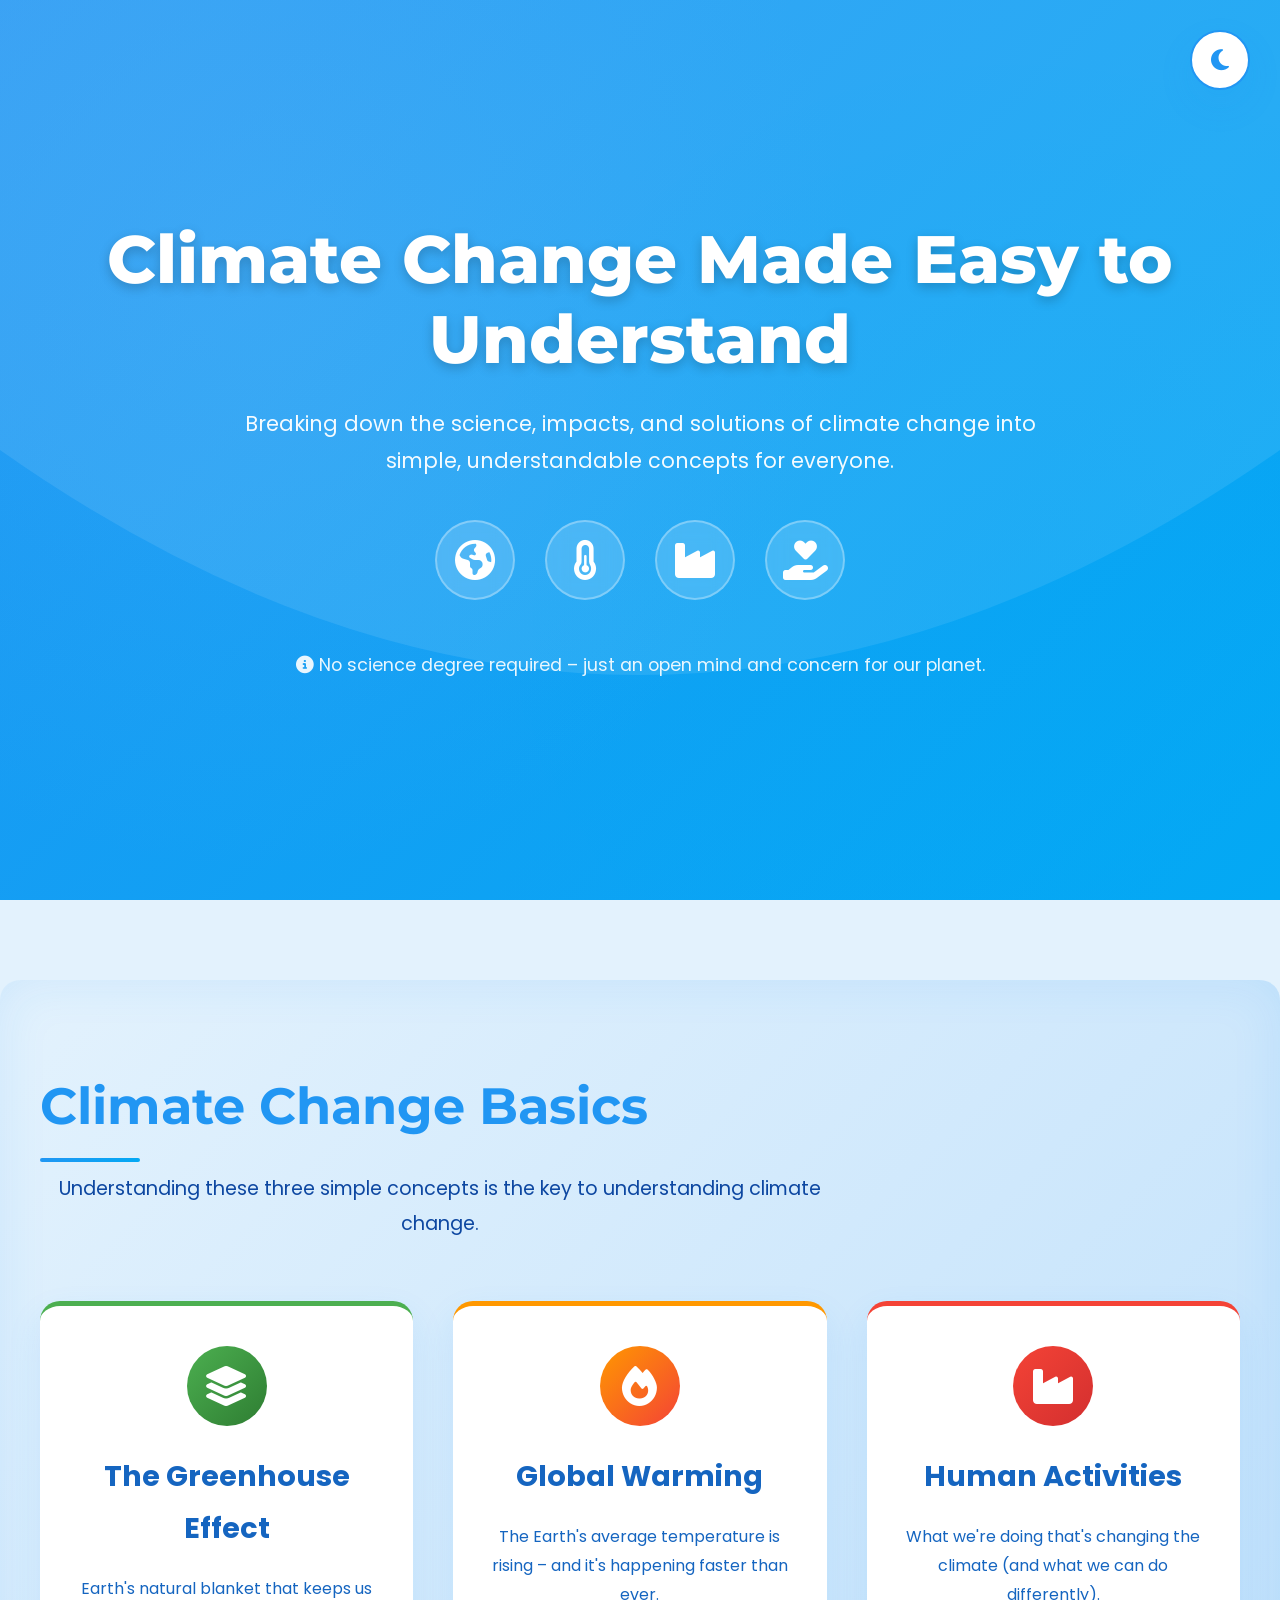
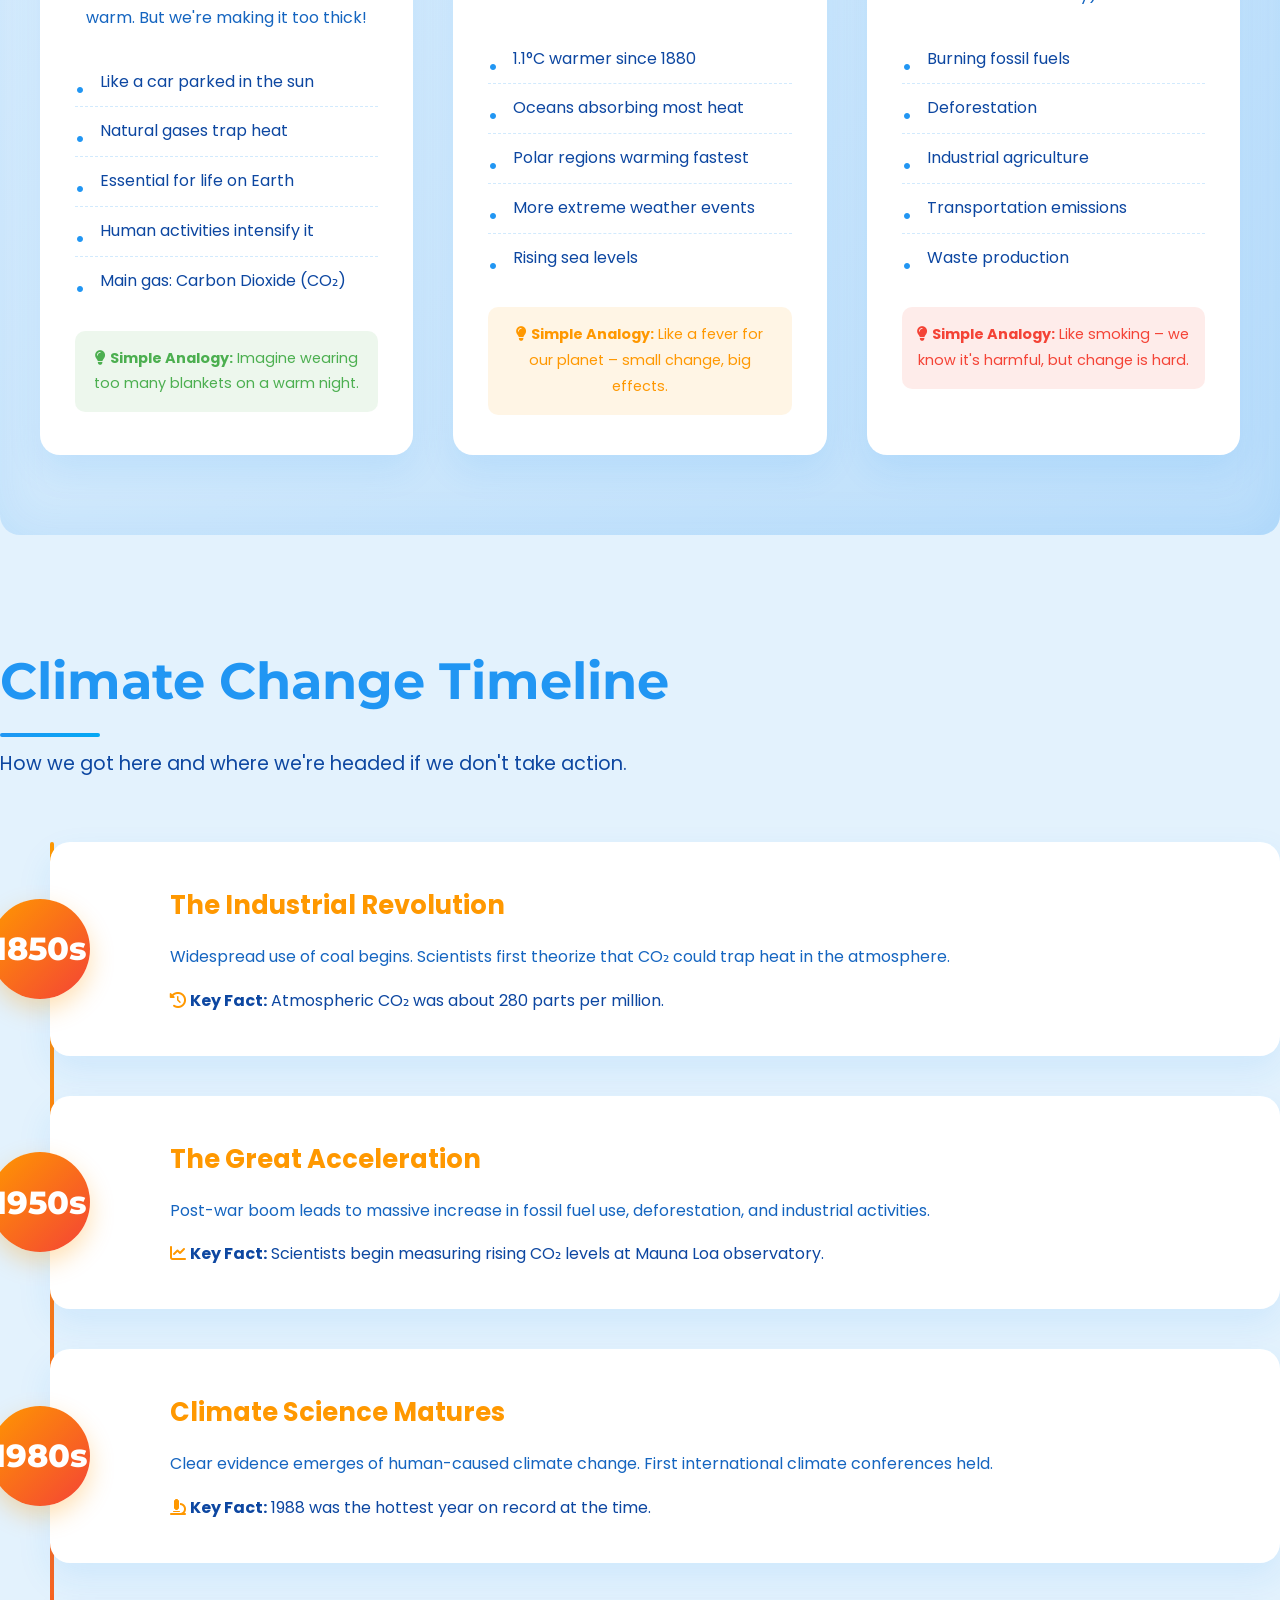
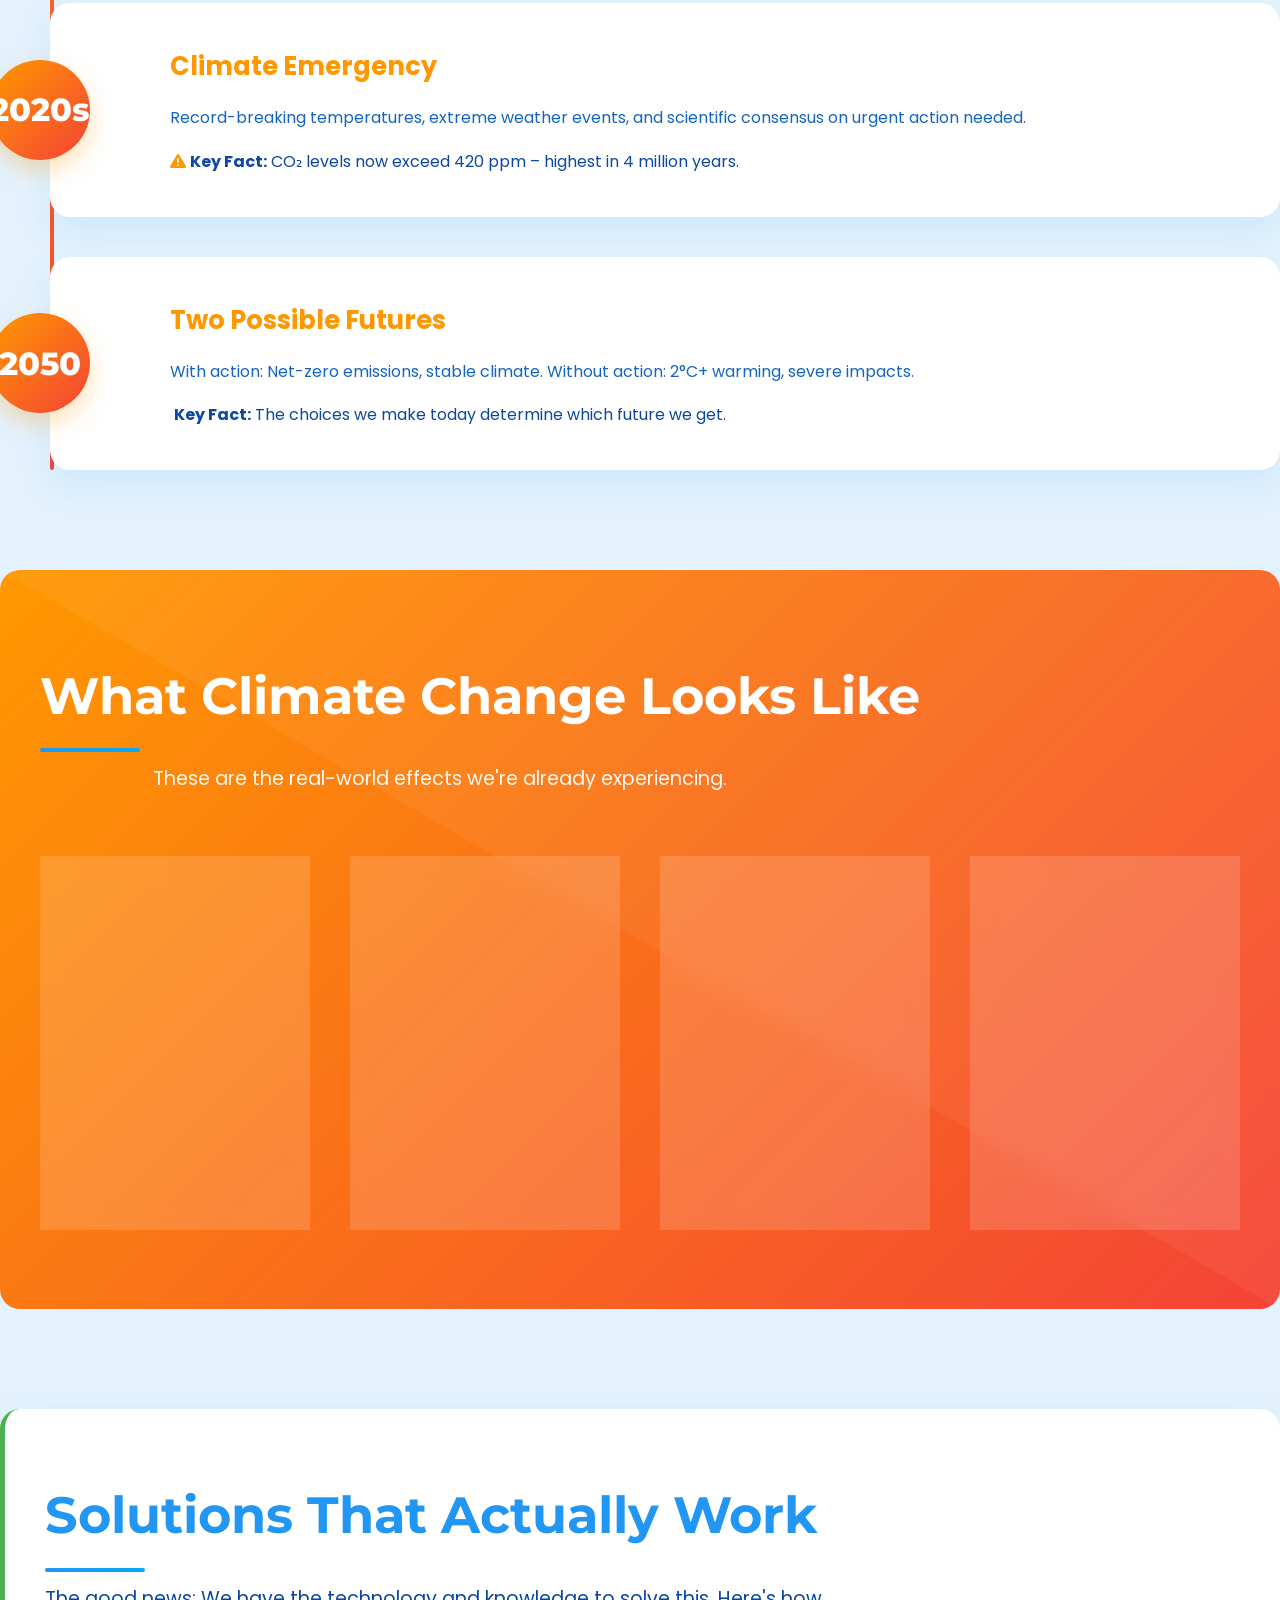
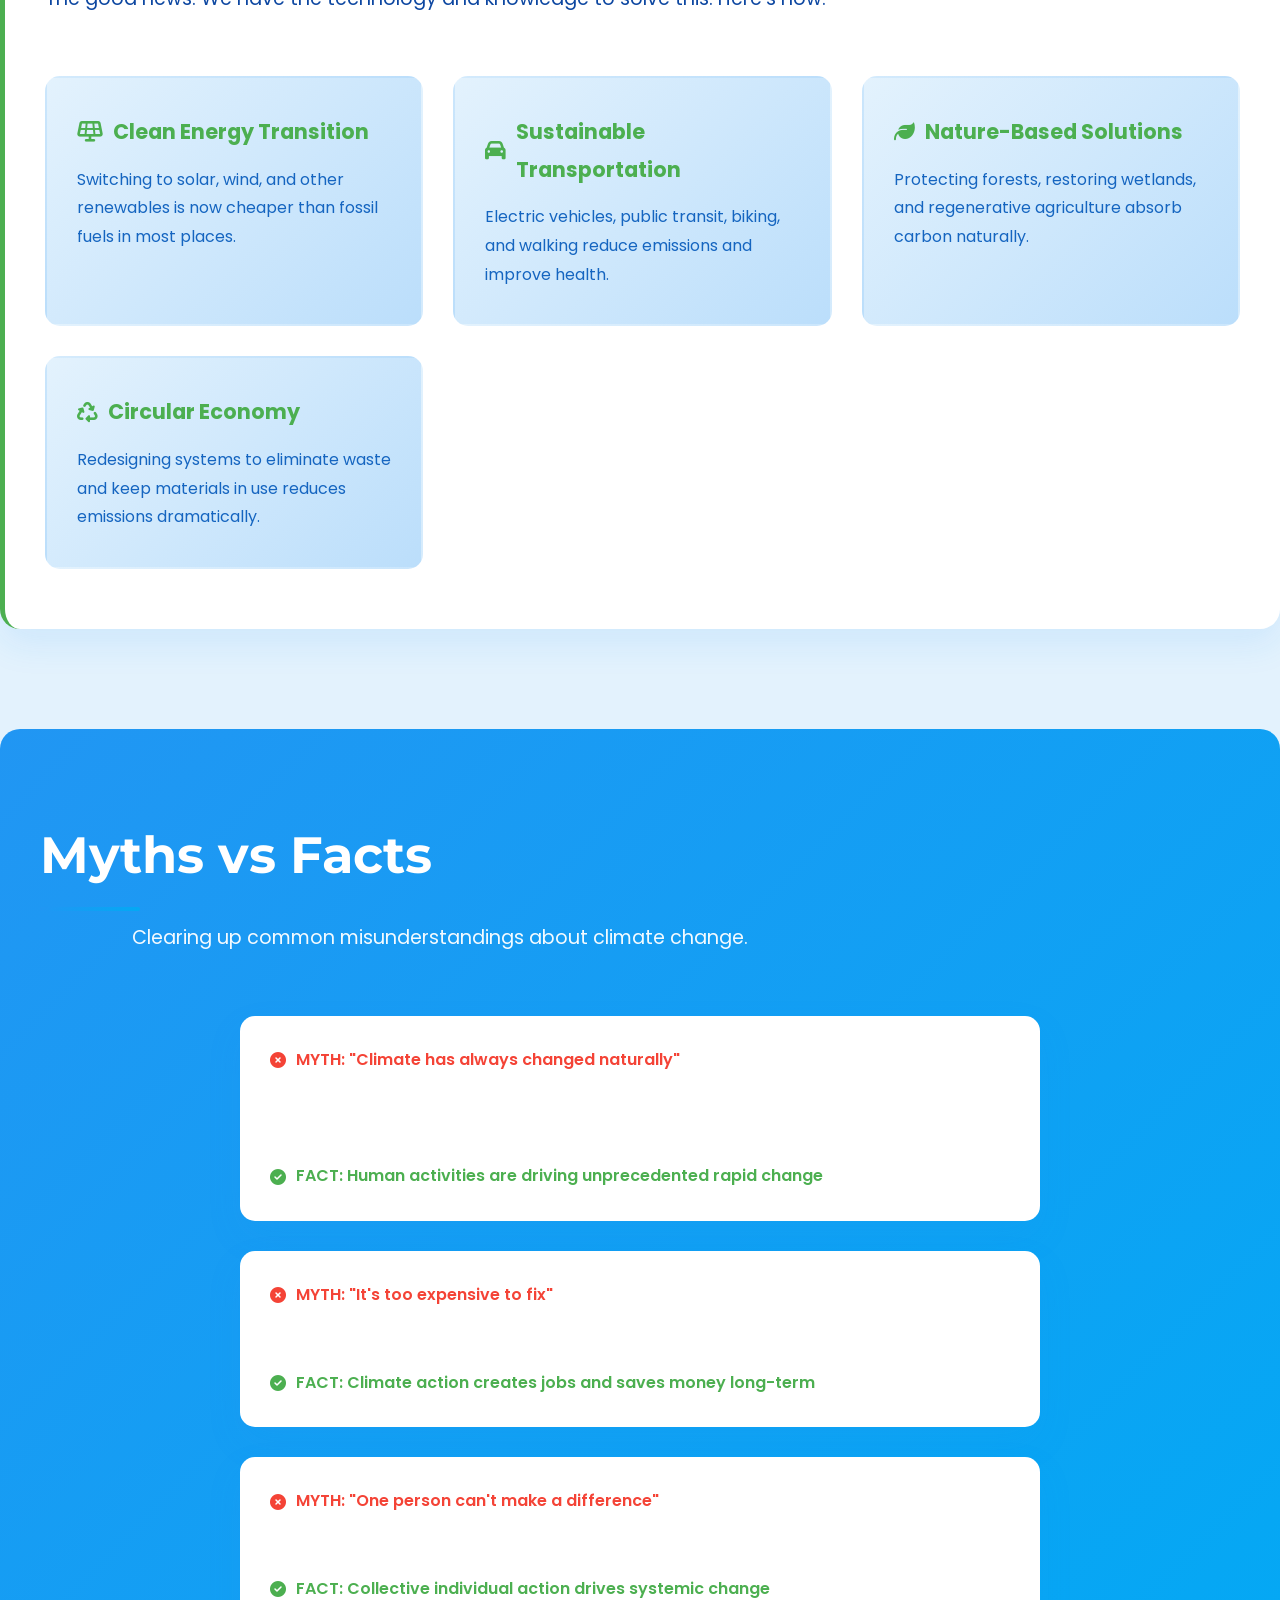
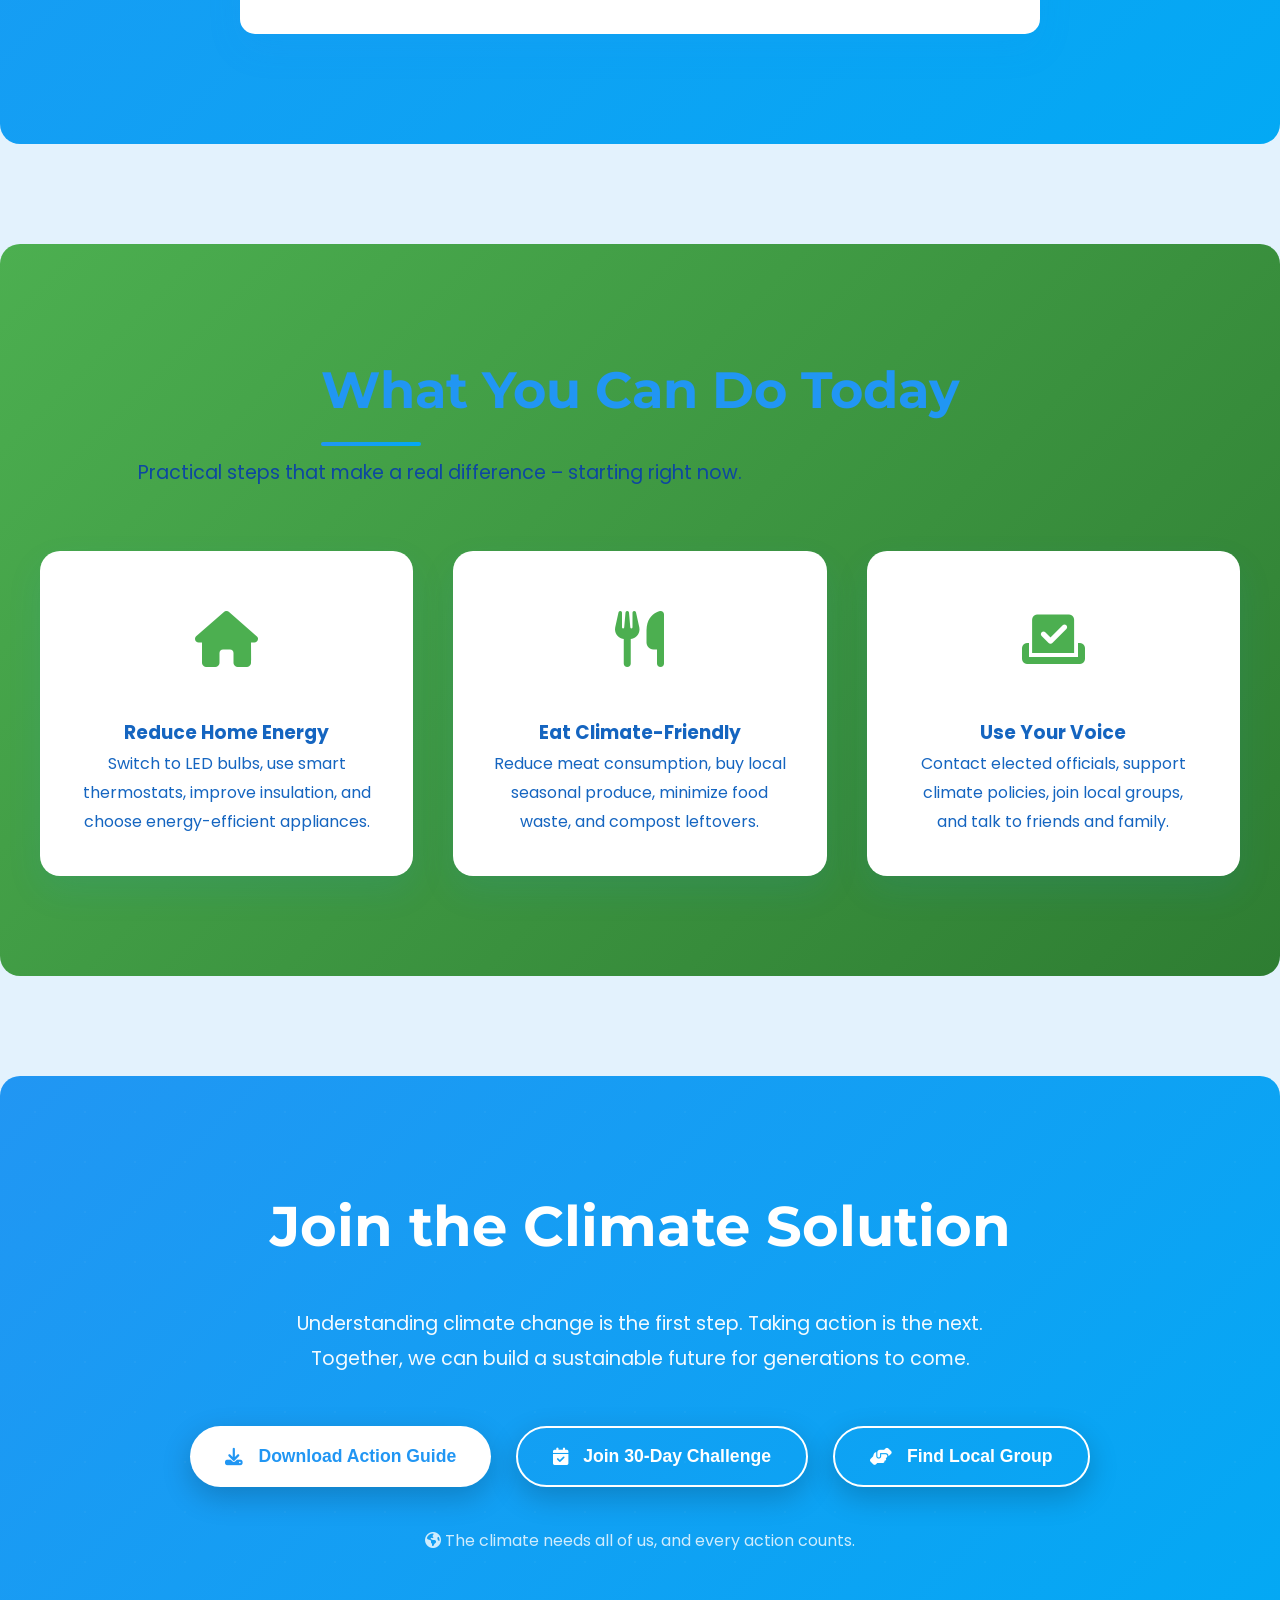
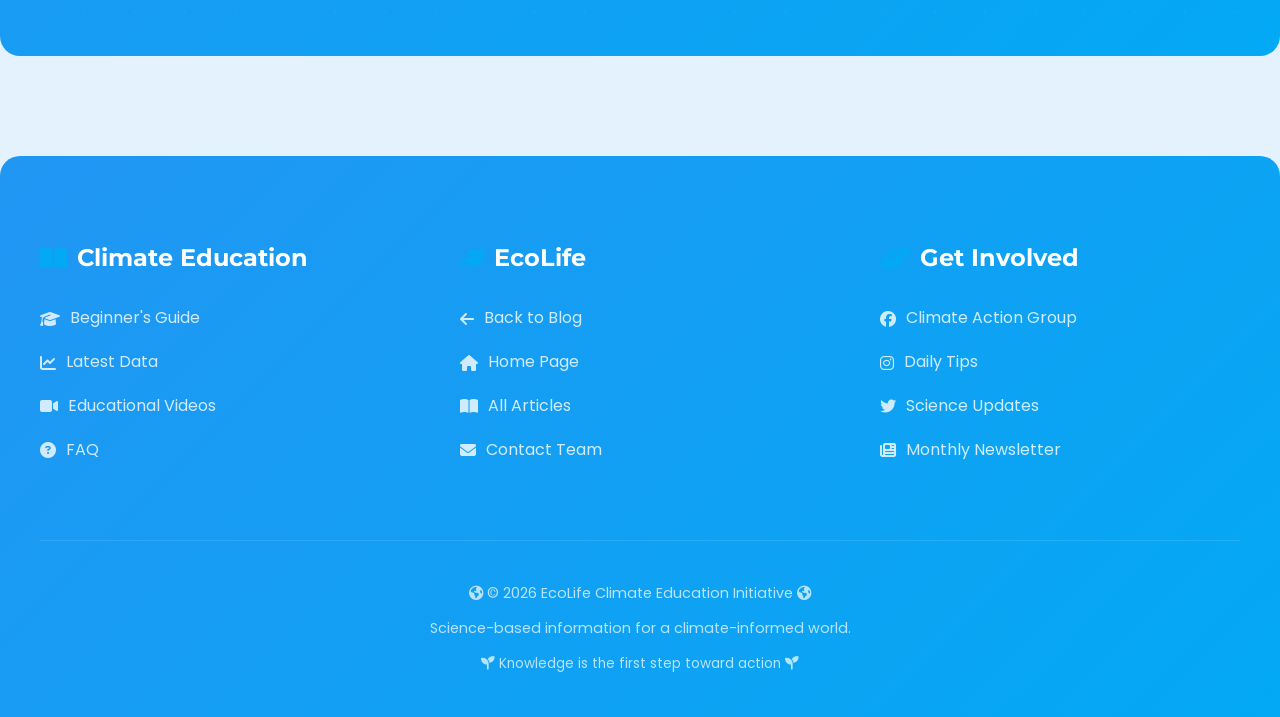
<file: frontend/src/pages/climatechange-blog3.html>
<!DOCTYPE html>
<html lang="en">
<head>
    <meta charset="UTF-8">
    <meta name="viewport" content="width=device-width, initial-scale=1.0">
    <title>Climate Change Made Easy to Understand | EcoLife</title>
    
    <!-- Fonts -->
    <link rel="preconnect" href="https://fonts.googleapis.com">
    <link rel="preconnect" href="https://fonts.gstatic.com" crossorigin>
    <link href="https://fonts.googleapis.com/css2?family=Poppins:wght@300;400;500;600;700&family=Montserrat:wght@700;800&display=swap" rel="stylesheet">
    
    <!-- Font Awesome -->
    <link rel="stylesheet" href="https://cdnjs.cloudflare.com/ajax/libs/font-awesome/6.5.0/css/all.min.css">
    
    <style>
        :root {
            /* Earth & Climate Theme */
            --earth-blue: #2196F3;
            --ocean-blue: #03A9F4;
            --climate-orange: #FF9800;
            --impact-red: #F44336;
            --solution-green: #4CAF50;
            --light-bg: #E3F2FD;
            --card-bg: #FFFFFF;
            --text-dark: #1565C0;
            --text-light: #0D47A1;
            --shadow: 0 15px 35px rgba(33, 150, 243, 0.1);
            --shadow-heavy: 0 25px 50px rgba(33, 150, 243, 0.15);
            --gradient-earth: linear-gradient(135deg, #2196F3, #03A9F4);
            --gradient-warming: linear-gradient(135deg, #FF9800, #F44336);
            --gradient-solution: linear-gradient(135deg, #4CAF50, #2E7D32);
            --gradient-sky: linear-gradient(135deg, #E3F2FD, #BBDEFB);
            --border-radius: 20px;
            --transition: all 0.4s cubic-bezier(0.175, 0.885, 0.32, 1.1);
        }

        [data-theme="dark"] {
            /* Dark Climate Theme */
            --earth-blue: #64B5F6;
            --ocean-blue: #29B6F6;
            --climate-orange: #FFB74D;
            --impact-red: #EF5350;
            --solution-green: #66BB6A;
            --light-bg: #0D1B2A;
            --card-bg: #1E2A3A;
            --text-dark: #E3F2FD;
            --text-light: #90CAF9;
            --shadow: 0 15px 35px rgba(0, 0, 0, 0.3);
            --shadow-heavy: 0 25px 50px rgba(0, 0, 0, 0.4);
            --gradient-earth: linear-gradient(135deg, #1565C0, #0D47A1);
            --gradient-warming: linear-gradient(135deg, #E65100, #B71C1C);
            --gradient-solution: linear-gradient(135deg, #2E7D32, #1B5E20);
            --gradient-sky: linear-gradient(135deg, #1E2A3A, #0D1B2A);
        }

        * {
            margin: 0;
            padding: 0;
            box-sizing: border-box;
        }

        html {
            scroll-behavior: smooth;
        }

        body {
            font-family: 'Poppins', sans-serif;
            background: var(--light-bg);
            color: var(--text-dark);
            line-height: 1.8;
            transition: var(--transition);
            overflow-x: hidden;
        }

        /* Cloud Pattern Background */
        body::before {
            content: '';
            position: fixed;
            top: 0;
            left: 0;
            width: 100%;
            height: 100%;
            background-image: url('data:image/svg+xml;utf8,<svg xmlns="http://www.w3.org/2000/svg" width="100" height="100" viewBox="0 0 100 100"><path d="M10,40 Q30,20 50,40 Q70,60 90,40" fill="none" stroke="%232196F3" stroke-width="0.5" opacity="0.1"/></svg>');
            background-size: 100px 100px;
            pointer-events: none;
            z-index: -1;
        }

        [data-theme="dark"] body::before {
            background-image: url('data:image/svg+xml;utf8,<svg xmlns="http://www.w3.org/2000/svg" width="100" height="100" viewBox="0 0 100 100"><path d="M10,40 Q30,20 50,40 Q70,60 90,40" fill="none" stroke="%2364B5F6" stroke-width="0.5" opacity="0.05"/></svg>');
        }

        /* Theme Toggle */
        .theme-toggle-container {
            position: fixed;
            top: 30px;
            right: 30px;
            z-index: 1000;
        }

        .theme-toggle {
            width: 60px;
            height: 60px;
            border-radius: 50%;
            background: var(--card-bg);
            border: 2px solid var(--earth-blue);
            color: var(--earth-blue);
            cursor: pointer;
            display: flex;
            align-items: center;
            justify-content: center;
            font-size: 1.5rem;
            box-shadow: var(--shadow);
            transition: var(--transition);
            position: relative;
            overflow: hidden;
        }

        .theme-toggle::before {
            content: '';
            position: absolute;
            width: 100%;
            height: 100%;
            background: var(--gradient-earth);
            opacity: 0;
            transition: var(--transition);
        }

        .theme-toggle:hover::before {
            opacity: 0.1;
        }

        .theme-toggle:hover {
            transform: rotate(15deg) scale(1.1);
            box-shadow: 0 15px 35px rgba(33, 150, 243, 0.2);
        }

        .theme-toggle i {
            position: relative;
            z-index: 2;
        }

        .theme-toggle .fa-sun {
            display: none;
        }

        [data-theme="dark"] .theme-toggle .fa-sun {
            display: block;
        }

        [data-theme="dark"] .theme-toggle .fa-moon {
            display: none;
        }

        /* Hero Section */
        .hero {
            min-height: 100vh;
            background: var(--gradient-earth);
            position: relative;
            display: flex;
            align-items: center;
            justify-content: center;
            overflow: hidden;
            padding: 40px 20px;
        }

        .hero::before {
            content: '';
            position: absolute;
            top: 0;
            left: 0;
            right: 0;
            bottom: 0;
            background: 
                radial-gradient(circle at 20% 30%, rgba(100, 181, 246, 0.2) 0%, transparent 50%),
                radial-gradient(circle at 80% 70%, rgba(3, 169, 244, 0.2) 0%, transparent 50%),
                url('data:image/svg+xml;utf8,<svg xmlns="http://www.w3.org/2000/svg" viewBox="0 0 100 100" preserveAspectRatio="none"><path d="M0,0 L100,0 L100,50 Q50,100 0,50 Z" fill="rgba(255,255,255,0.1)"/></svg>');
            background-size: cover;
        }

        .hero-content {
            position: relative;
            z-index: 2;
            max-width: 1200px;
            width: 100%;
            text-align: center;
            padding: 40px;
        }

        .hero-title {
            font-family: 'Montserrat', sans-serif;
            font-size: 4.2rem;
            font-weight: 800;
            color: white;
            margin-bottom: 25px;
            line-height: 1.2;
            text-shadow: 0 4px 12px rgba(0, 0, 0, 0.2);
        }

        .hero-subtitle {
            font-size: 1.3rem;
            color: rgba(255, 255, 255, 0.95);
            max-width: 800px;
            margin: 0 auto 40px;
        }

        .hero-icons {
            display: flex;
            justify-content: center;
            gap: 30px;
            margin-bottom: 50px;
            flex-wrap: wrap;
        }

        .hero-icon {
            width: 80px;
            height: 80px;
            background: rgba(255, 255, 255, 0.15);
            backdrop-filter: blur(10px);
            border-radius: 50%;
            display: flex;
            align-items: center;
            justify-content: center;
            font-size: 2.5rem;
            color: white;
            transition: var(--transition);
            border: 2px solid rgba(255, 255, 255, 0.3);
        }

        .hero-icon:hover {
            transform: translateY(-10px) scale(1.1);
            background: rgba(255, 255, 255, 0.25);
            border-color: rgba(255, 255, 255, 0.5);
        }

        /* Main Content */
        .content-section {
            max-width: 1300px;
            margin: 0 auto;
            padding: 100px 40px;
        }

        .section-title {
            font-family: 'Montserrat', sans-serif;
            font-size: 3.2rem;
            color: var(--earth-blue);
            margin-bottom: 20px;
            position: relative;
            display: inline-block;
        }

        .section-title::after {
            content: '';
            position: absolute;
            bottom: -10px;
            left: 0;
            width: 100px;
            height: 4px;
            background: var(--gradient-earth);
            border-radius: 2px;
        }

        .section-subtitle {
            font-size: 1.2rem;
            color: var(--text-light);
            max-width: 800px;
            margin-bottom: 60px;
        }

        /* Climate Basics */
        .basics-section {
            background: var(--gradient-sky);
            border-radius: var(--border-radius);
            padding: 80px 40px;
            margin: 80px 0;
            box-shadow: inset 0 0 50px rgba(33, 150, 243, 0.1);
        }

        .basics-grid {
            display: grid;
            grid-template-columns: repeat(auto-fit, minmax(300px, 1fr));
            gap: 40px;
            margin-top: 60px;
        }

        .basic-card {
            background: var(--card-bg);
            border-radius: var(--border-radius);
            padding: 40px 35px;
            box-shadow: var(--shadow);
            transition: var(--transition);
            position: relative;
            overflow: hidden;
            border-top: 5px solid;
            text-align: center;
        }

        .basic-card.greenhouse {
            border-top-color: var(--solution-green);
        }

        .basic-card.temperature {
            border-top-color: var(--climate-orange);
        }

        .basic-card.human-impact {
            border-top-color: var(--impact-red);
        }

        .basic-card:hover {
            transform: translateY(-10px) scale(1.02);
            box-shadow: var(--shadow-heavy);
        }

        .basic-icon {
            width: 80px;
            height: 80px;
            background: var(--gradient-sky);
            border-radius: 50%;
            display: flex;
            align-items: center;
            justify-content: center;
            font-size: 2.5rem;
            margin: 0 auto 25px;
            transition: var(--transition);
        }

        .basic-card.greenhouse .basic-icon {
            background: var(--gradient-solution);
            color: white;
        }

        .basic-card.temperature .basic-icon {
            background: var(--gradient-warming);
            color: white;
        }

        .basic-card.human-impact .basic-icon {
            background: linear-gradient(135deg, #F44336, #D32F2F);
            color: white;
        }

        .basic-card:hover .basic-icon {
            transform: scale(1.1) rotate(5deg);
        }

        .basic-card h3 {
            font-size: 1.8rem;
            margin-bottom: 20px;
            font-weight: 700;
        }

        .basic-facts {
            list-style: none;
            padding: 0;
            margin: 25px 0;
        }

        .basic-facts li {
            padding: 10px 0;
            color: var(--text-light);
            position: relative;
            padding-left: 25px;
            text-align: left;
            border-bottom: 1px dashed rgba(33, 150, 243, 0.2);
        }

        .basic-facts li:last-child {
            border-bottom: none;
        }

        .basic-facts li::before {
            content: '•';
            position: absolute;
            left: 0;
            color: var(--earth-blue);
            font-size: 1.5rem;
        }

        /* Temperature Timeline */
        .timeline-section {
            margin: 100px 0;
            position: relative;
        }

        .timeline-container {
            display: flex;
            flex-direction: column;
            gap: 40px;
            position: relative;
        }

        .timeline-container::before {
            content: '';
            position: absolute;
            left: 50px;
            top: 0;
            bottom: 0;
            width: 4px;
            background: var(--gradient-warming);
            border-radius: 2px;
            z-index: 1;
        }

        .timeline-card {
            background: var(--card-bg);
            border-radius: var(--border-radius);
            padding: 40px 40px 40px 120px;
            box-shadow: var(--shadow);
            transition: var(--transition);
            position: relative;
            z-index: 2;
            margin-left: 50px;
        }

        .timeline-card:hover {
            transform: translateX(10px);
            box-shadow: var(--shadow-heavy);
        }

        .timeline-year {
            position: absolute;
            left: -60px;
            top: 50%;
            transform: translateY(-50%);
            width: 100px;
            height: 100px;
            background: var(--gradient-warming);
            border-radius: 50%;
            display: flex;
            align-items: center;
            justify-content: center;
            font-family: 'Montserrat', sans-serif;
            font-size: 2rem;
            font-weight: 800;
            color: white;
            z-index: 3;
            box-shadow: 0 10px 25px rgba(255, 152, 0, 0.3);
        }

        .timeline-card h3 {
            font-size: 1.6rem;
            color: var(--climate-orange);
            margin-bottom: 15px;
        }

        /* Impact Section */
        .impact-section {
            background: var(--gradient-warming);
            border-radius: var(--border-radius);
            padding: 80px 40px;
            margin: 100px 0;
            position: relative;
            overflow: hidden;
        }

        .impact-section::before {
            content: '';
            position: absolute;
            top: 0;
            left: 0;
            right: 0;
            bottom: 0;
            background: url('data:image/svg+xml;utf8,<svg xmlns="http://www.w3.org/2000/svg" viewBox="0 0 100 100" preserveAspectRatio="none"><path d="M0,0 L100,0 L100,100 Z" fill="rgba(255,255,255,0.1)"/></svg>');
            opacity: 0.5;
        }

        .impact-grid {
            display: grid;
            grid-template-columns: repeat(auto-fit, minmax(250px, 1fr));
            gap: 40px;
            position: relative;
            z-index: 2;
        }

        .impact-card {
            background: rgba(255, 255, 255, 0.15);
            backdrop-filter: blur(10px);
            padding: 40px 30px;
            border-radius: var(--border-radius);
            text-align: center;
            border: 2px solid rgba(255, 255, 255, 0.3);
            transition: var(--transition);
        }

        .impact-card:hover {
            transform: translateY(-10px);
            background: rgba(255, 255, 255, 0.25);
            border-color: rgba(255, 255, 255, 0.5);
        }

        .impact-icon {
            font-size: 3rem;
            color: white;
            margin-bottom: 20px;
        }

        .impact-card h4 {
            color: white;
            font-size: 1.4rem;
            margin-bottom: 15px;
        }

        /* Solutions Section */
        .solutions-section {
            background: var(--card-bg);
            border-radius: var(--border-radius);
            padding: 60px 40px;
            margin: 80px 0;
            box-shadow: var(--shadow);
            border-left: 5px solid var(--solution-green);
        }

        .solutions-grid {
            display: grid;
            grid-template-columns: repeat(auto-fit, minmax(300px, 1fr));
            gap: 30px;
            margin-top: 40px;
        }

        .solution-card {
            padding: 35px 30px;
            background: var(--gradient-sky);
            border-radius: 15px;
            transition: var(--transition);
            border: 2px solid transparent;
        }

        .solution-card:hover {
            transform: translateY(-5px);
            border-color: var(--solution-green);
        }

        .solution-card h4 {
            color: var(--solution-green);
            margin-bottom: 15px;
            display: flex;
            align-items: center;
            gap: 10px;
            font-size: 1.3rem;
        }

        /* Myths vs Facts */
        .myths-section {
            background: var(--gradient-earth);
            border-radius: var(--border-radius);
            padding: 80px 40px;
            margin: 100px 0;
        }

        .myths-container {
            max-width: 800px;
            margin: 0 auto;
        }

        .myth-fact {
            background: var(--card-bg);
            border-radius: 15px;
            padding: 30px;
            margin: 30px 0;
            box-shadow: var(--shadow);
            transition: var(--transition);
        }

        .myth-fact:hover {
            transform: translateY(-5px);
            box-shadow: var(--shadow-heavy);
        }

        .myth {
            color: var(--impact-red);
            font-weight: 600;
            margin-bottom: 15px;
            display: flex;
            align-items: center;
            gap: 10px;
        }

        .fact {
            color: var(--solution-green);
            font-weight: 600;
            margin-top: 15px;
            display: flex;
            align-items: center;
            gap: 10px;
        }

        /* Action Section */
        .action-section {
            text-align: center;
            padding: 100px 40px;
            background: var(--gradient-solution);
            border-radius: var(--border-radius);
            margin: 100px 0;
        }

        .action-cards {
            display: grid;
            grid-template-columns: repeat(auto-fit, minmax(300px, 1fr));
            gap: 40px;
            margin-top: 60px;
        }

        .action-card {
            background: var(--card-bg);
            border-radius: var(--border-radius);
            padding: 40px;
            box-shadow: var(--shadow);
            transition: var(--transition);
            text-align: center;
        }

        .action-card:hover {
            transform: translateY(-10px);
            box-shadow: var(--shadow-heavy);
        }

        .action-icon {
            font-size: 3.5rem;
            color: var(--solution-green);
            margin-bottom: 25px;
            display: inline-block;
            transition: var(--transition);
        }

        .action-card:hover .action-icon {
            transform: scale(1.2);
        }

        /* Call to Action */
        .cta-section {
            background: var(--gradient-earth);
            border-radius: var(--border-radius);
            padding: 100px 40px;
            margin: 100px 0;
            text-align: center;
            position: relative;
            overflow: hidden;
        }

        .cta-section::before {
            content: '';
            position: absolute;
            top: -50%;
            left: -50%;
            width: 200%;
            height: 200%;
            background: radial-gradient(circle, rgba(255,255,255,0.1) 1px, transparent 1px);
            background-size: 50px 50px;
            opacity: 0.3;
            animation: float 20s linear infinite;
        }

        .cta-title {
            font-family: 'Montserrat', sans-serif;
            font-size: 3.5rem;
            color: white;
            margin-bottom: 30px;
            position: relative;
            z-index: 2;
        }

        .cta-text {
            color: rgba(255, 255, 255, 0.95);
            font-size: 1.2rem;
            max-width: 700px;
            margin: 0 auto 50px;
            position: relative;
            z-index: 2;
        }

        .cta-buttons {
            display: flex;
            justify-content: center;
            gap: 25px;
            flex-wrap: wrap;
            position: relative;
            z-index: 2;
        }

        .cta-button {
            padding: 18px 35px;
            background: white;
            color: var(--earth-blue);
            border: none;
            border-radius: 50px;
            font-size: 1.1rem;
            font-weight: 600;
            cursor: pointer;
            transition: var(--transition);
            display: inline-flex;
            align-items: center;
            gap: 15px;
            box-shadow: 0 10px 30px rgba(0, 0, 0, 0.2);
        }

        .cta-button:hover {
            transform: translateY(-5px) scale(1.05);
            box-shadow: 0 20px 40px rgba(0, 0, 0, 0.3);
            gap: 20px;
            background: var(--light-bg);
        }

        .cta-button.secondary {
            background: transparent;
            color: white;
            border: 2px solid white;
        }

        .cta-button.secondary:hover {
            background: white;
            color: var(--earth-blue);
        }

        /* Footer */
        .footer {
            background: var(--gradient-earth);
            color: rgba(255, 255, 255, 0.9);
            padding: 80px 40px 40px;
            margin-top: 100px;
            border-top-left-radius: var(--border-radius);
            border-top-right-radius: var(--border-radius);
        }

        .footer-content {
            max-width: 1200px;
            margin: 0 auto;
            display: grid;
            grid-template-columns: repeat(auto-fit, minmax(250px, 1fr));
            gap: 60px;
        }

        .footer-column h3 {
            color: white;
            margin-bottom: 25px;
            font-size: 1.5rem;
            font-family: 'Montserrat', sans-serif;
            display: flex;
            align-items: center;
            gap: 10px;
        }

        .footer-column h3 i {
            color: var(--ocean-blue);
        }

        .footer-links {
            list-style: none;
        }

        .footer-links li {
            margin-bottom: 15px;
        }

        .footer-links a {
            color: rgba(255, 255, 255, 0.8);
            text-decoration: none;
            transition: var(--transition);
            display: flex;
            align-items: center;
            gap: 10px;
        }

        .footer-links a:hover {
            color: white;
            transform: translateX(5px);
        }

        .copyright {
            text-align: center;
            margin-top: 60px;
            padding-top: 40px;
            border-top: 1px solid rgba(255, 255, 255, 0.1);
            color: rgba(255, 255, 255, 0.7);
            font-size: 0.9rem;
        }

        /* Cloud Animations */
        .cloud {
            position: fixed;
            background: white;
            border-radius: 50px;
            opacity: 0;
            pointer-events: none;
            z-index: -1;
            filter: blur(20px);
        }

        /* Responsive Design */
        @media (max-width: 1024px) {
            .hero-title {
                font-size: 3.5rem;
            }
            
            .section-title {
                font-size: 2.8rem;
            }
            
            .timeline-container::before {
                left: 40px;
            }
            
            .timeline-card {
                margin-left: 40px;
                padding-left: 100px;
            }
            
            .timeline-year {
                left: -50px;
                width: 80px;
                height: 80px;
                font-size: 1.8rem;
            }
        }

        @media (max-width: 768px) {
            .hero-title {
                font-size: 2.8rem;
            }
            
            .section-title {
                font-size: 2.4rem;
            }
            
            .content-section {
                padding: 60px 20px;
            }
            
            .hero-icons {
                gap: 20px;
            }
            
            .hero-icon {
                width: 60px;
                height: 60px;
                font-size: 2rem;
            }
            
            .basics-grid,
            .timeline-container::before {
                grid-template-columns: 1fr;
            }
            
            .timeline-container::before {
                display: none;
            }
            
            .timeline-card {
                margin-left: 0;
                padding: 40px;
            }
            
            .timeline-year {
                position: relative;
                left: 0;
                top: 0;
                transform: none;
                margin: 0 auto 20px;
                width: 70px;
                height: 70px;
            }
            
            .cta-buttons {
                flex-direction: column;
                align-items: center;
            }
            
            .cta-button {
                width: 100%;
                max-width: 300px;
                justify-content: center;
            }
            
            .theme-toggle-container {
                top: 20px;
                right: 20px;
            }
            
            .theme-toggle {
                width: 50px;
                height: 50px;
                font-size: 1.2rem;
            }
        }

        @media (max-width: 480px) {
            .hero-title {
                font-size: 2.2rem;
            }
            
            .section-title {
                font-size: 2rem;
            }
            
            .cta-title {
                font-size: 2.5rem;
            }
            
            .footer-content {
                grid-template-columns: 1fr;
                gap: 40px;
            }
        }
    </style>
</head>
<body>
    <!-- Theme Toggle -->
    <div class="theme-toggle-container">
        <button class="theme-toggle" id="themeToggle" aria-label="Toggle theme">
            <i class="fas fa-moon"></i>
            <i class="fas fa-sun"></i>
        </button>
    </div>

    <!-- Hero Section -->
    <section class="hero" id="hero">
        <div class="hero-content">
            <h1 class="hero-title">Climate Change Made Easy to Understand</h1>
            <p class="hero-subtitle">
                Breaking down the science, impacts, and solutions of climate change into simple, 
                understandable concepts for everyone.
            </p>
            
            <div class="hero-icons">
                <div class="hero-icon">
                    <i class="fas fa-globe-americas"></i>
                </div>
                <div class="hero-icon">
                    <i class="fas fa-thermometer-half"></i>
                </div>
                <div class="hero-icon">
                    <i class="fas fa-industry"></i>
                </div>
                <div class="hero-icon">
                    <i class="fas fa-hand-holding-heart"></i>
                </div>
            </div>
            
            <p style="color: rgba(255, 255, 255, 0.9); font-size: 1.1rem; max-width: 800px; margin: 0 auto;">
                <i class="fas fa-info-circle"></i> No science degree required – just an open mind and concern for our planet.
            </p>
        </div>
    </section>

    <!-- Climate Basics -->
    <section class="basics-section" id="basics">
        <h2 class="section-title" style="color: var(--earth-blue); text-align: center;">Climate Change Basics</h2>
        <p class="section-subtitle" style="color: var(--text-light); text-align: center;">
            Understanding these three simple concepts is the key to understanding climate change.
        </p>
        
        <div class="basics-grid">
            <!-- Greenhouse Effect -->
            <div class="basic-card greenhouse">
                <div class="basic-icon">
                    <i class="fas fa-layer-group"></i>
                </div>
                <h3>The Greenhouse Effect</h3>
                <p>Earth's natural blanket that keeps us warm. But we're making it too thick!</p>
                
                <ul class="basic-facts">
                    <li>Like a car parked in the sun</li>
                    <li>Natural gases trap heat</li>
                    <li>Essential for life on Earth</li>
                    <li>Human activities intensify it</li>
                    <li>Main gas: Carbon Dioxide (CO₂)</li>
                </ul>
                
                <div style="background: rgba(76, 175, 80, 0.1); padding: 15px; border-radius: 10px; margin-top: 20px;">
                    <p style="color: var(--solution-green); font-size: 0.9rem;">
                        <i class="fas fa-lightbulb"></i> 
                        <strong>Simple Analogy:</strong> Imagine wearing too many blankets on a warm night.
                    </p>
                </div>
            </div>
            
            <!-- Temperature Rise -->
            <div class="basic-card temperature">
                <div class="basic-icon">
                    <i class="fas fa-fire"></i>
                </div>
                <h3>Global Warming</h3>
                <p>The Earth's average temperature is rising – and it's happening faster than ever.</p>
                
                <ul class="basic-facts">
                    <li>1.1°C warmer since 1880</li>
                    <li>Oceans absorbing most heat</li>
                    <li>Polar regions warming fastest</li>
                    <li>More extreme weather events</li>
                    <li>Rising sea levels</li>
                </ul>
                
                <div style="background: rgba(255, 152, 0, 0.1); padding: 15px; border-radius: 10px; margin-top: 20px;">
                    <p style="color: var(--climate-orange); font-size: 0.9rem;">
                        <i class="fas fa-lightbulb"></i> 
                        <strong>Simple Analogy:</strong> Like a fever for our planet – small change, big effects.
                    </p>
                </div>
            </div>
            
            <!-- Human Impact -->
            <div class="basic-card human-impact">
                <div class="basic-icon">
                    <i class="fas fa-industry"></i>
                </div>
                <h3>Human Activities</h3>
                <p>What we're doing that's changing the climate (and what we can do differently).</p>
                
                <ul class="basic-facts">
                    <li>Burning fossil fuels</li>
                    <li>Deforestation</li>
                    <li>Industrial agriculture</li>
                    <li>Transportation emissions</li>
                    <li>Waste production</li>
                </ul>
                
                <div style="background: rgba(244, 67, 54, 0.1); padding: 15px; border-radius: 10px; margin-top: 20px;">
                    <p style="color: var(--impact-red); font-size: 0.9rem;">
                        <i class="fas fa-lightbulb"></i> 
                        <strong>Simple Analogy:</strong> Like smoking – we know it's harmful, but change is hard.
                    </p>
                </div>
            </div>
        </div>
    </section>

    <!-- Temperature Timeline -->
    <section class="timeline-section" id="timeline">
        <h2 class="section-title">Climate Change Timeline</h2>
        <p class="section-subtitle">
            How we got here and where we're headed if we don't take action.
        </p>
        
        <div class="timeline-container">
            <!-- 1850s -->
            <div class="timeline-card">
                <div class="timeline-year">1850s</div>
                <h3>The Industrial Revolution</h3>
                <p>Widespread use of coal begins. Scientists first theorize that CO₂ could trap heat in the atmosphere.</p>
                <p style="color: var(--text-light); margin-top: 15px;">
                    <i class="fas fa-history" style="color: var(--climate-orange);"></i>
                    <strong>Key Fact:</strong> Atmospheric CO₂ was about 280 parts per million.
                </p>
            </div>
            
            <!-- 1950s -->
            <div class="timeline-card">
                <div class="timeline-year">1950s</div>
                <h3>The Great Acceleration</h3>
                <p>Post-war boom leads to massive increase in fossil fuel use, deforestation, and industrial activities.</p>
                <p style="color: var(--text-light); margin-top: 15px;">
                    <i class="fas fa-chart-line" style="color: var(--climate-orange);"></i>
                    <strong>Key Fact:</strong> Scientists begin measuring rising CO₂ levels at Mauna Loa observatory.
                </p>
            </div>
            
            <!-- 1980s -->
            <div class="timeline-card">
                <div class="timeline-year">1980s</div>
                <h3>Climate Science Matures</h3>
                <p>Clear evidence emerges of human-caused climate change. First international climate conferences held.</p>
                <p style="color: var(--text-light); margin-top: 15px;">
                    <i class="fas fa-microscope" style="color: var(--climate-orange);"></i>
                    <strong>Key Fact:</strong> 1988 was the hottest year on record at the time.
                </p>
            </div>
            
            <!-- 2020s -->
            <div class="timeline-card">
                <div class="timeline-year">2020s</div>
                <h3>Climate Emergency</h3>
                <p>Record-breaking temperatures, extreme weather events, and scientific consensus on urgent action needed.</p>
                <p style="color: var(--text-light); margin-top: 15px;">
                    <i class="fas fa-exclamation-triangle" style="color: var(--climate-orange);"></i>
                    <strong>Key Fact:</strong> CO₂ levels now exceed 420 ppm – highest in 4 million years.
                </p>
            </div>
            
            <!-- 2050 -->
            <div class="timeline-card">
                <div class="timeline-year">2050</div>
                <h3>Two Possible Futures</h3>
                <p>With action: Net-zero emissions, stable climate. Without action: 2°C+ warming, severe impacts.</p>
                <p style="color: var(--text-light); margin-top: 15px;">
                    <i class="fas fa-crossroads" style="color: var(--climate-orange);"></i>
                    <strong>Key Fact:</strong> The choices we make today determine which future we get.
                </p>
            </div>
        </div>
    </section>

    <!-- Impacts Section -->
    <section class="impact-section" id="impacts">
        <h2 class="section-title" style="color: white; text-align: center;">What Climate Change Looks Like</h2>
        <p class="section-subtitle" style="color: rgba(255, 255, 255, 0.95); text-align: center;">
            These are the real-world effects we're already experiencing.
        </p>
        
        <div class="impact-grid">
            <div class="impact-card">
                <div class="impact-icon">
                    <i class="fas fa-water"></i>
                </div>
                <h4>Rising Sea Levels</h4>
                <p style="color: rgba(255, 255, 255, 0.9);">Melting ice and expanding warm water threaten coastal communities worldwide.</p>
            </div>
            
            <div class="impact-card">
                <div class="impact-icon">
                    <i class="fas fa-wind"></i>
                </div>
                <h4>Extreme Weather</h4>
                <p style="color: rgba(255, 255, 255, 0.9);">More intense hurricanes, floods, droughts, and heatwaves becoming common.</p>
            </div>
            
            <div class="impact-card">
                <div class="impact-icon">
                    <i class="fas fa-tree"></i>
                </div>
                <h4>Ecosystem Collapse</h4>
                <p style="color: rgba(255, 255, 255, 0.9);">Coral bleaching, forest fires, and species extinction accelerating.</p>
            </div>
            
            <div class="impact-card">
                <div class="impact-icon">
                    <i class="fas fa-utensils"></i>
                </div>
                <h4>Food Security</h4>
                <p style="color: rgba(255, 255, 255, 0.9);">Crop failures and fisheries disruption threatening global food supplies.</p>
            </div>
        </div>
    </section>

    <!-- Solutions Section -->
    <section class="solutions-section" id="solutions">
        <h2 class="section-title">Solutions That Actually Work</h2>
        <p class="section-subtitle">
            The good news: We have the technology and knowledge to solve this. Here's how.
        </p>
        
        <div class="solutions-grid">
            <div class="solution-card">
                <h4><i class="fas fa-solar-panel"></i> Clean Energy Transition</h4>
                <p>Switching to solar, wind, and other renewables is now cheaper than fossil fuels in most places.</p>
            </div>
            
            <div class="solution-card">
                <h4><i class="fas fa-car"></i> Sustainable Transportation</h4>
                <p>Electric vehicles, public transit, biking, and walking reduce emissions and improve health.</p>
            </div>
            
            <div class="solution-card">
                <h4><i class="fas fa-leaf"></i> Nature-Based Solutions</h4>
                <p>Protecting forests, restoring wetlands, and regenerative agriculture absorb carbon naturally.</p>
            </div>
            
            <div class="solution-card">
                <h4><i class="fas fa-recycle"></i> Circular Economy</h4>
                <p>Redesigning systems to eliminate waste and keep materials in use reduces emissions dramatically.</p>
            </div>
        </div>
    </section>

    <!-- Myths vs Facts -->
    <section class="myths-section" id="myths">
        <h2 class="section-title" style="color: white; text-align: center;">Myths vs Facts</h2>
        <p class="section-subtitle" style="color: rgba(255, 255, 255, 0.95); text-align: center;">
            Clearing up common misunderstandings about climate change.
        </p>
        
        <div class="myths-container">
            <div class="myth-fact">
                <div class="myth">
                    <i class="fas fa-times-circle"></i>
                    <span>MYTH: "Climate has always changed naturally"</span>
                </div>
                <p style="color: rgba(255, 255, 255, 0.9);">While true, current changes are 10-100x faster than natural cycles, and perfectly match human CO₂ emissions.</p>
                <div class="fact">
                    <i class="fas fa-check-circle"></i>
                    <span>FACT: Human activities are driving unprecedented rapid change</span>
                </div>
            </div>
            
            <div class="myth-fact">
                <div class="myth">
                    <i class="fas fa-times-circle"></i>
                    <span>MYTH: "It's too expensive to fix"</span>
                </div>
                <p style="color: rgba(255, 255, 255, 0.9);">The cost of inaction is far higher. Every $1 spent on prevention saves $7 in future damages.</p>
                <div class="fact">
                    <i class="fas fa-check-circle"></i>
                    <span>FACT: Climate action creates jobs and saves money long-term</span>
                </div>
            </div>
            
            <div class="myth-fact">
                <div class="myth">
                    <i class="fas fa-times-circle"></i>
                    <span>MYTH: "One person can't make a difference"</span>
                </div>
                <p style="color: rgba(255, 255, 255, 0.9);">Individual actions create social norms, influence markets, and pressure governments to act.</p>
                <div class="fact">
                    <i class="fas fa-check-circle"></i>
                    <span>FACT: Collective individual action drives systemic change</span>
                </div>
            </div>
        </div>
    </section>

    <!-- Action Steps -->
    <section class="action-section" id="actions">
        <h2 class="section-title">What You Can Do Today</h2>
        <p class="section-subtitle">
            Practical steps that make a real difference – starting right now.
        </p>
        
        <div class="action-cards">
            <div class="action-card">
                <div class="action-icon">
                    <i class="fas fa-home"></i>
                </div>
                <h3>Reduce Home Energy</h3>
                <p>Switch to LED bulbs, use smart thermostats, improve insulation, and choose energy-efficient appliances.</p>
            </div>
            
            <div class="action-card">
                <div class="action-icon">
                    <i class="fas fa-utensils"></i>
                </div>
                <h3>Eat Climate-Friendly</h3>
                <p>Reduce meat consumption, buy local seasonal produce, minimize food waste, and compost leftovers.</p>
            </div>
            
            <div class="action-card">
                <div class="action-icon">
                    <i class="fas fa-vote-yea"></i>
                </div>
                <h3>Use Your Voice</h3>
                <p>Contact elected officials, support climate policies, join local groups, and talk to friends and family.</p>
            </div>
        </div>
    </section>

    <!-- Call to Action -->
    <section class="cta-section" id="cta">
        <h2 class="cta-title">Join the Climate Solution</h2>
        <p class="cta-text">
            Understanding climate change is the first step. Taking action is the next. 
            Together, we can build a sustainable future for generations to come.
        </p>
        
        <div class="cta-buttons">
            <button class="cta-button">
                <i class="fas fa-download"></i>
                <span>Download Action Guide</span>
            </button>
            <button class="cta-button secondary">
                <i class="fas fa-calendar-check"></i>
                <span>Join 30-Day Challenge</span>
            </button>
            <button class="cta-button secondary">
                <i class="fas fa-hands-helping"></i>
                <span>Find Local Group</span>
            </button>
        </div>
        
        <p style="color: rgba(255, 255, 255, 0.8); margin-top: 40px; font-size: 1rem;">
            <i class="fas fa-globe-americas"></i> The climate needs all of us, and every action counts.
        </p>
    </section>

    <!-- Footer -->
    <footer class="footer">
        <div class="footer-content">
            <div class="footer-column">
                <h3><i class="fas fa-book-open"></i> Climate Education</h3>
                <ul class="footer-links">
                    <li><a href="#"><i class="fas fa-graduation-cap"></i> Beginner's Guide</a></li>
                    <li><a href="#"><i class="fas fa-chart-line"></i> Latest Data</a></li>
                    <li><a href="#"><i class="fas fa-video"></i> Educational Videos</a></li>
                    <li><a href="#"><i class="fas fa-question-circle"></i> FAQ</a></li>
                </ul>
            </div>
            
            <div class="footer-column">
                <h3><i class="fas fa-leaf"></i> EcoLife</h3>
                <ul class="footer-links">
                    <li><a href="#"><i class="fas fa-arrow-left"></i> Back to Blog</a></li>
                    <li><a href="#"><i class="fas fa-home"></i> Home Page</a></li>
                    <li><a href="#"><i class="fas fa-book-open"></i> All Articles</a></li>
                    <li><a href="#"><i class="fas fa-envelope"></i> Contact Team</a></li>
                </ul>
            </div>
            
            <div class="footer-column">
                <h3><i class="fas fa-hands-helping"></i> Get Involved</h3>
                <ul class="footer-links">
                    <li><a href="#"><i class="fab fa-facebook"></i> Climate Action Group</a></li>
                    <li><a href="#"><i class="fab fa-instagram"></i> Daily Tips</a></li>
                    <li><a href="#"><i class="fab fa-twitter"></i> Science Updates</a></li>
                    <li><a href="#"><i class="fas fa-newspaper"></i> Monthly Newsletter</a></li>
                </ul>
            </div>
        </div>
        
        <div class="copyright">
            <p><i class="fas fa-globe-americas"></i> © 2026 EcoLife Climate Education Initiative <i class="fas fa-globe-americas"></i></p>
            <p style="margin-top: 10px;">Science-based information for a climate-informed world.</p>
            <p style="margin-top: 10px; font-size: 0.85rem;">
                <i class="fas fa-seedling"></i> Knowledge is the first step toward action <i class="fas fa-seedling"></i>
            </p>
        </div>
    </footer>

    <script>
        // Theme Toggle
        const themeToggle = document.getElementById('themeToggle');
        const body = document.body;
        
        // Check for saved theme or system preference
        const savedTheme = localStorage.getItem('theme');
        const systemPrefersDark = window.matchMedia('(prefers-color-scheme: dark)').matches;
        
        if (savedTheme) {
            body.setAttribute('data-theme', savedTheme);
        } else if (systemPrefersDark) {
            body.setAttribute('data-theme', 'dark');
        }
        
        // Toggle theme with animation
        themeToggle.addEventListener('click', () => {
            const currentTheme = body.getAttribute('data-theme');
            const newTheme = currentTheme === 'dark' ? 'light' : 'dark';
            
            body.setAttribute('data-theme', newTheme);
            localStorage.setItem('theme', newTheme);
            
            // Add animation
            themeToggle.style.transform = 'rotate(360deg) scale(1.2)';
            setTimeout(() => {
                themeToggle.style.transform = '';
            }, 300);
            
            // Create cloud animation
            createClouds(3);
        });
        
        // Create floating clouds
        function createClouds(count) {
            for (let i = 0; i < count; i++) {
                const cloud = document.createElement('div');
                cloud.className = 'cloud';
                cloud.style.left = Math.random() * 100 + 'vw';
                cloud.style.width = (50 + Math.random() * 100) + 'px';
                cloud.style.height = '30px';
                cloud.style.background = 'var(--light-bg)';
                cloud.style.opacity = '0.5';
                cloud.style.animation = `cloudFloat ${8 + Math.random() * 12}s ease-out forwards`;
                document.body.appendChild(cloud);
                
                // Remove cloud after animation
                setTimeout(() => {
                    cloud.remove();
                }, 20000);
            }
        }
        
        // Add cloud float animation
        const style = document.createElement('style');
        style.textContent = `
            @keyframes cloudFloat {
                0% {
                    transform: translateX(100vw) translateY(100vh);
                    opacity: 0;
                }
                10% {
                    opacity: 0.5;
                }
                90% {
                    opacity: 0.5;
                }
                100% {
                    transform: translateX(-100px) translateY(-100px);
                    opacity: 0;
                }
            }
        `;
        document.head.appendChild(style);
        
        // Animate elements on scroll
        const observerOptions = {
            threshold: 0.1,
            rootMargin: '0px 0px -50px 0px'
        };
        
        const observer = new IntersectionObserver((entries) => {
            entries.forEach(entry => {
                if (entry.isIntersecting) {
                    entry.target.style.opacity = '1';
                    entry.target.style.transform = 'translateY(0)';
                    
                    // Add staggered animation for cards
                    if (entry.target.classList.contains('basic-card')) {
                        const cards = document.querySelectorAll('.basic-card');
                        const index = Array.from(cards).indexOf(entry.target);
                        entry.target.style.transitionDelay = `${index * 0.15}s`;
                    }
                    
                    if (entry.target.classList.contains('timeline-card')) {
                        const cards = document.querySelectorAll('.timeline-card');
                        const index = Array.from(cards).indexOf(entry.target);
                        entry.target.style.transitionDelay = `${index * 0.2}s`;
                    }
                }
            });
        }, observerOptions);
        
        // Observe all interactive elements
        document.querySelectorAll('.basic-card, .timeline-card, .impact-card, .solution-card, .action-card, .myth-fact').forEach(el => {
            el.style.opacity = '0';
            el.style.transform = 'translateY(30px)';
            el.style.transition = 'opacity 0.6s ease, transform 0.6s ease';
            observer.observe(el);
        });
        
        // Add hover effects with cloud animation
        document.querySelectorAll('.basic-card, .action-card').forEach(card => {
            card.addEventListener('mouseenter', () => {
                createClouds(1);
            });
        });
        
        // CTA Button functionality
        document.querySelectorAll('.cta-button').forEach(button => {
            button.addEventListener('click', function() {
                const buttonText = this.querySelector('span').textContent;
                
                // Add click feedback
                this.style.transform = 'scale(0.95)';
                setTimeout(() => {
                    this.style.transform = '';
                }, 150);
                
                // Create more clouds on click
                createClouds(2);
                
                // Show feedback based on button
                if (buttonText.includes('Download')) {
                    alert('🌍 Downloading Climate Action Guide... Check your downloads folder!');
                } else if (buttonText.includes('30-Day')) {
                    alert('📅 Starting your 30-day climate challenge...');
                } else if (buttonText.includes('Find')) {
                    alert('🤝 Finding local climate action groups near you...');
                }
            });
        });
        
        // Update theme button color based on scroll position
        window.addEventListener('scroll', () => {
            const scrollPercentage = (window.scrollY / (document.body.scrollHeight - window.innerHeight)) * 100;
            const toggle = document.querySelector('.theme-toggle');
            
            if (scrollPercentage < 20) {
                toggle.style.borderColor = 'var(--earth-blue)';
                toggle.style.color = 'var(--earth-blue)';
            } else if (scrollPercentage < 40) {
                toggle.style.borderColor = 'var(--ocean-blue)';
                toggle.style.color = 'var(--ocean-blue)';
            } else if (scrollPercentage < 60) {
                toggle.style.borderColor = 'var(--climate-orange)';
                toggle.style.color = 'var(--climate-orange)';
            } else if (scrollPercentage < 80) {
                toggle.style.borderColor = 'var(--impact-red)';
                toggle.style.color = 'var(--impact-red)';
            } else {
                toggle.style.borderColor = 'var(--solution-green)';
                toggle.style.color = 'var(--solution-green)';
            }
        });
        
        // Create initial clouds
        setTimeout(() => {
            createClouds(2);
        }, 1000);
        
        // Periodic cloud creation
        setInterval(() => {
            if (Math.random() > 0.7) {
                createClouds(1);
            }
        }, 5000);
        
        console.log("🌍 Climate Change Guide - Earth & Sky Theme with Cloud Animations");
    </script>
</body>
</html>
</file>
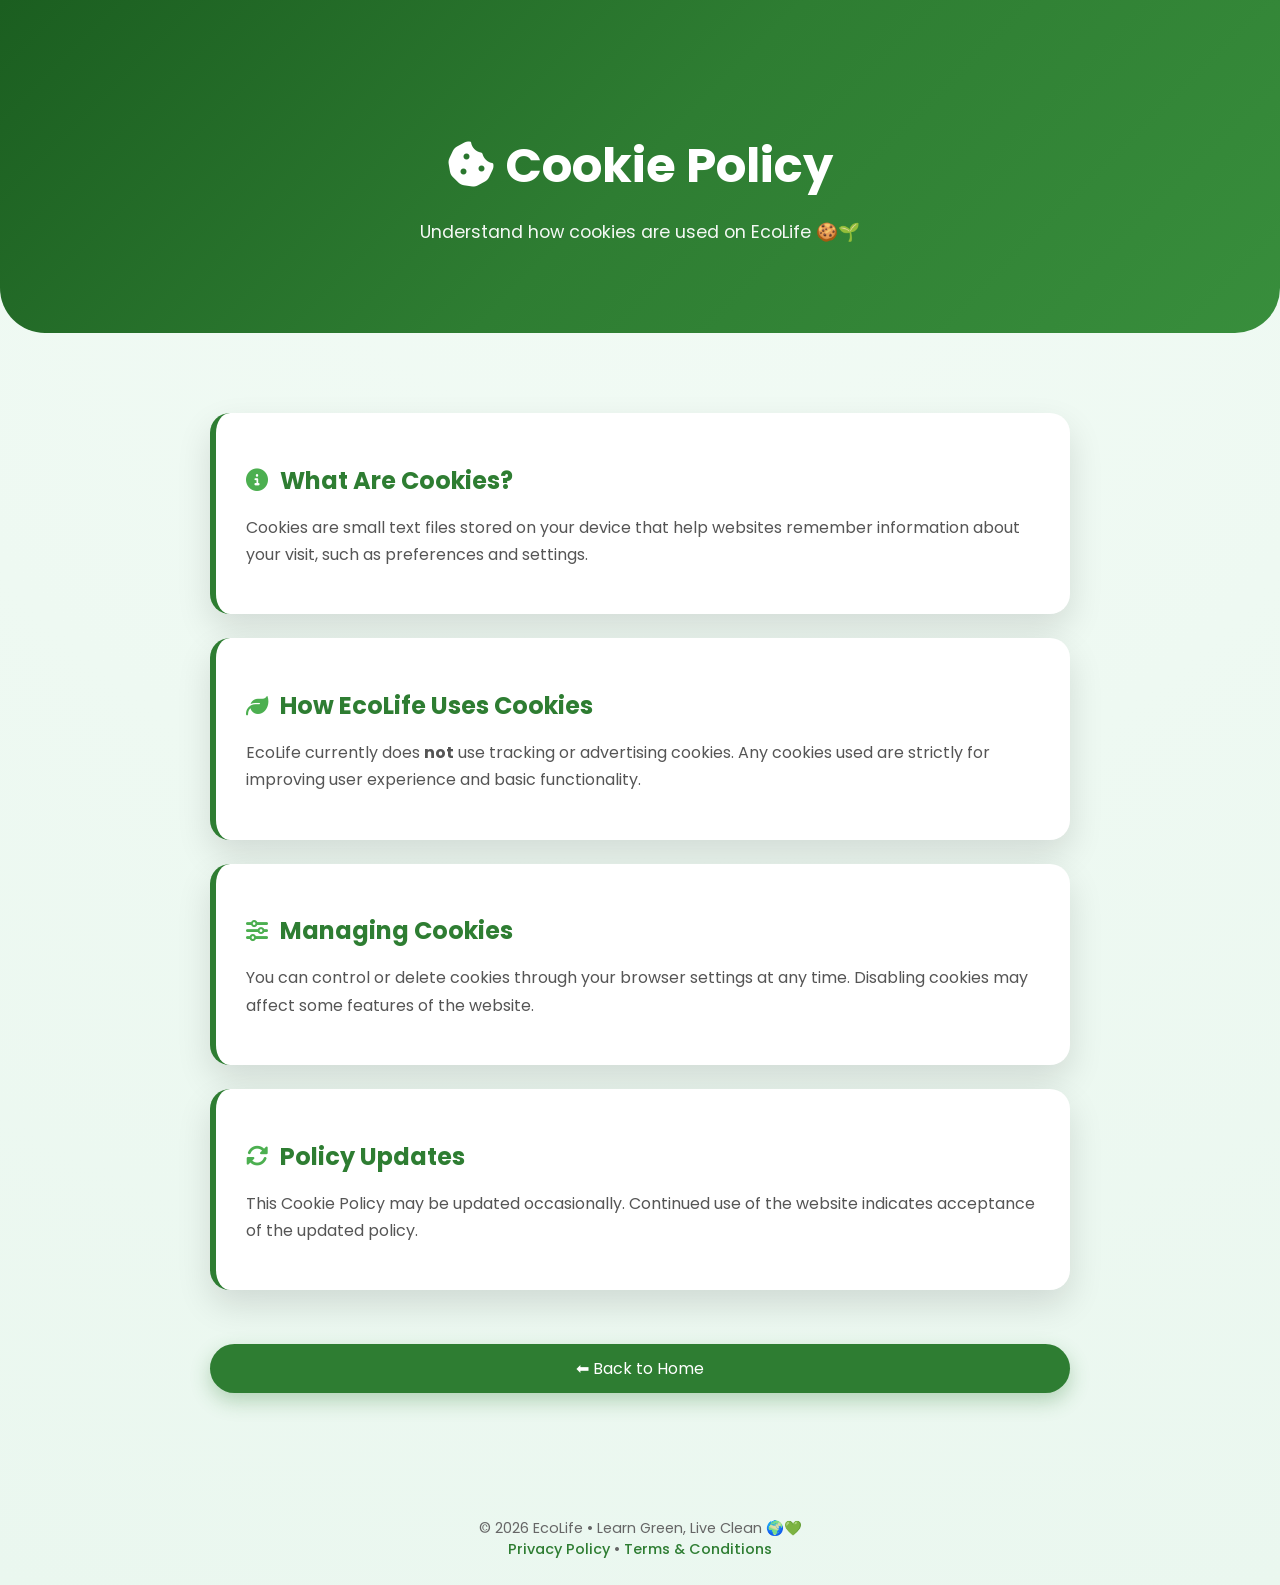
<file: frontend/src/pages/cookie-policy.html>
<!DOCTYPE html>
<html lang="en">
<head>
  <meta charset="UTF-8" />
  <title>Cookie Policy | EcoLife</title>
  <meta name="viewport" content="width=device-width, initial-scale=1.0" />
  <link rel="icon" type="image/png" href="/envirnoment-logo.png">

  <!-- Google Font -->
  <link href="https://fonts.googleapis.com/css2?family=Poppins:wght@400;600;700&display=swap" rel="stylesheet">

  <!-- Font Awesome -->
  <link rel="stylesheet" href="https://cdnjs.cloudflare.com/ajax/libs/font-awesome/6.5.0/css/all.min.css">

  <style>
    :root {
      --green: #2e7d32;
      --green-light: #4caf50;
      --bg: #f4fbf6;
      --white: #ffffff;
      --text: #1a1a1a;
      --muted: #555;
      --shadow: 0 15px 35px rgba(0,0,0,0.12);
    }

    * {
      box-sizing: border-box;
      font-family: "Poppins", sans-serif;
    }

    body {
      margin: 0;
      background: radial-gradient(circle at top, #f2fbf5, #eaf7ef);
      color: var(--text);
    }

    /* ---------- HERO ---------- */
    .hero {
      padding: 90px 20px 70px;
      text-align: center;
      background: linear-gradient(135deg, #1b5e20, #2e7d32, #388e3c);
      color: white;
      border-bottom-left-radius: 45px;
      border-bottom-right-radius: 45px;
    }

    .hero h1 {
      font-size: 3rem;
      margin-bottom: 10px;
      animation: float 3s ease-in-out infinite;
    }

    .hero p {
      opacity: 0.95;
      font-size: 1.1rem;
    }

    @keyframes float {
      0%,100% { transform: translateY(0); }
      50% { transform: translateY(-8px); }
    }

    /* ---------- CONTENT ---------- */
    .container {
      max-width: 900px;
      margin: 60px auto 80px;
      padding: 20px;
      display: grid;
      gap: 24px;
    }

    .card {
      background: var(--white);
      padding: 30px;
      border-radius: 20px;
      box-shadow: var(--shadow);
      transition: transform 0.3s ease, box-shadow 0.3s ease;
      border-left: 6px solid var(--green);
    }

    .card:hover {
      transform: translateY(-6px);
      box-shadow: 0 25px 50px rgba(0,0,0,0.15);
    }

    .card h2 {
      display: flex;
      align-items: center;
      gap: 12px;
      color: var(--green);
      margin-bottom: 12px;
    }

    .card i {
      font-size: 1.4rem;
      color: var(--green-light);
    }

    .card p {
      line-height: 1.7;
      color: var(--muted);
    }

    /* ---------- FOOTER ---------- */
    footer {
      text-align: center;
      padding: 25px;
      font-size: 0.9rem;
      color: #666;
    }

    footer a {
      color: var(--green);
      text-decoration: none;
      font-weight: 500;
    }

    footer a:hover {
      text-decoration: underline;
    }

    /* ---------- RESPONSIVE ---------- */
    @media (max-width: 768px) {
      .hero h1 {
        font-size: 2.3rem;
      }
    }
    .back-home{
  margin-top: 30px;
  padding: 12px 26px;
  border-radius: 30px;
  border: none;
  background: #2e7d32;
  color: white;
  font-size: 1rem;
  cursor: pointer;
  box-shadow: 0 8px 20px rgba(46,125,50,.3);
  transition: all .3s ease;
}

.back-home:hover{
  transform: translateY(-4px);
  background: #1b5e20;
}

  </style>
</head>

<body>

  <!-- HERO -->
  <section class="hero">
    <h1><i class="fa-solid fa-cookie-bite"></i> Cookie Policy</h1>
    <p>Understand how cookies are used on EcoLife 🍪🌱</p>
  </section>

  <!-- CONTENT -->
  <section class="container">

    <div class="card">
      <h2><i class="fa-solid fa-circle-info"></i> What Are Cookies?</h2>
      <p>
        Cookies are small text files stored on your device that help websites
        remember information about your visit, such as preferences and settings.
      </p>
    </div>

    <div class="card">
      <h2><i class="fa-solid fa-leaf"></i> How EcoLife Uses Cookies</h2>
      <p>
        EcoLife currently does <strong>not</strong> use tracking or advertising
        cookies. Any cookies used are strictly for improving user experience
        and basic functionality.
      </p>
    </div>

    <div class="card">
      <h2><i class="fa-solid fa-sliders"></i> Managing Cookies</h2>
      <p>
        You can control or delete cookies through your browser settings at any
        time. Disabling cookies may affect some features of the website.
      </p>
    </div>

    <div class="card">
      <h2><i class="fa-solid fa-rotate"></i> Policy Updates</h2>
      <p>
        This Cookie Policy may be updated occasionally. Continued use of the
        website indicates acceptance of the updated policy.
      </p>
    </div>
  <button class="back-home" onclick="goHome()">
  ⬅ Back to Home
</button>
  </section>


  <!-- FOOTER -->
  <footer>
    © 2026 EcoLife • Learn Green, Live Clean 🌍💚 <br>
    <a href="privacy-policy.html">Privacy Policy</a> • 
    <a href="terms-and-conditions.html">Terms & Conditions</a>
  </footer>
<script>
(function(){if(!window.chatbase||window.chatbase("getState")!=="initialized"){window.chatbase=(...arguments)=>{if(!window.chatbase.q){window.chatbase.q=[]}window.chatbase.q.push(arguments)};window.chatbase=new Proxy(window.chatbase,{get(target,prop){if(prop==="q"){return target.q}return(...args)=>target(prop,...args)}})}const onLoad=function(){const script=document.createElement("script");script.src="https://www.chatbase.co/embed.min.js";script.id="ws110ZzXAkEnbVsIy9g8d";script.domain="www.chatbase.co";document.body.appendChild(script)};if(document.readyState==="complete"){onLoad()}else{window.addEventListener("load",onLoad)}})();
</script>

  <script>
function goHome(){
  window.location.href = "../index.html"; 
  // if page is inside folder → use ../index.html
}
</script>

</body>
</html>
</file>
<file: frontend/src/css/pages/animal-sort.css>
@import url('https://fonts.googleapis.com/css2?family=Poppins:wght@400;500;600;700&display=swap');

* {
  box-sizing: border-box;
}

body {
  margin: 0;
  font-family: "Poppins", sans-serif;
  background: linear-gradient(135deg, #064635, #0b8457);
  color: #ecfff6;
  min-height: 100vh;
}

/* Top bar */
.top-bar {
  display: flex;
  justify-content: space-between;
  align-items: center;
  padding: 16px 24px;
  width: 100%;
  background: rgba(255,255,255,0.05);
  backdrop-filter: blur(6px);
}

/* Back button */
.back-btn {
  background: rgba(255, 255, 255, 0.1);
  border: 1px solid rgba(255, 255, 255, 0.3);
  backdrop-filter: blur(8px);
  padding: 8px 12px;
  border-radius: 50%;
  font-weight: 600;
  cursor: pointer;
  color: #fff;
  box-shadow: 0 4px 12px rgba(0,0,0,0.25);
  font-size: 20px;
  transition: all 0.3s ease;
}

.back-btn:hover {
  transform: scale(1.1);
  background: rgba(255, 255, 255, 0.2);
  box-shadow: 0 6px 18px rgba(0,0,0,0.35);
}

/* Center title inside top bar */
.top-bar .title {
  flex: 1;
  text-align: center;
  font-size: 24px;
  margin: 0;
}

/* Timer */
.timer {
  font-size: 20px;
  font-weight: 700;
  color: #ffe066;
}

/* Description */
.description {
  text-align: center;
  font-size: 18px;
  margin: 20px auto 30px auto;
  color: rgba(236, 255, 246, 0.8);
  max-width: 700px;
}

/* Animal name */
.animal-name {
  text-align: center;
  font-size: 48px;
  margin-bottom: 40px;
  animation: pulse 1.2s infinite alternate;
}

@keyframes pulse {
  0% { transform: scale(0.9); }
  100% { transform: scale(1); }
}

/* Game layout */
.game {
  display: flex;
  justify-content: space-around;
  align-items: center;
  flex-wrap: wrap;
  width: 100%;
  padding: 0 20px;
  gap: 40px;
  margin-bottom: 60px;
}

/* Animal */
.animal-area {
  flex: 1 1 300px;
  display: flex;
  justify-content: center;
}

.animal {
  font-size: 120px;
  cursor: grab;
  transition: transform 0.4s ease;
  background: rgba(255,255,255,0.1);
  border-radius: 20px;
  padding: 20px;
  display: flex;
  justify-content: center;
  align-items: center;
}

.animal.dragging {
  opacity: 0.6;
  transform: scale(1.1);
}

/* Boxes */
.boxes {
  flex: 1 1 200px;       
  display: flex;
  flex-direction: column;
  align-items: center;    
  gap: 20px;       
}

.box{
    padding:50px;
    border-radius: 10px;
    font-size: 1.8rem;
    font-weight:bold;
}

.herb { background: rgba(46, 204, 113, 0.5); }
.omni { background: rgba(241, 196, 15, 0.5); color: #333; }
.carn { background: rgba(231, 76, 60, 0.5); }

/* Feedback */
.correct {
  box-shadow: 0 0 28px #00ff9d;
}

.wrong {
  box-shadow: 0 0 28px #ff4d4d;
  animation: shake 0.4s;
}

@keyframes shake {
  0% { transform: translateX(0); }
  25% { transform: translateX(-6px); }
  50% { transform: translateX(6px); }
  75% { transform: translateX(-6px); }
  100% { transform: translateX(0); }
}

/* Modal */
.modal {
  position: fixed;
  inset: 0;
  background: rgba(0,0,0,0.65);
  display: none;
  justify-content: center;
  align-items: center;
  backdrop-filter: blur(4px);
}

.modal-content {
  background: rgba(11, 132, 87, 0.95);
  padding: 30px 50px;
  border-radius: 28px;
  text-align: center;
  box-shadow: 0 12px 28px rgba(0,0,0,0.5);
}

.modal-content button {
  margin: 10px;
  padding: 12px 26px;
  border-radius: 16px;
  border: none;
  cursor: pointer;
  font-weight: 700;
  background: #ffe066;
  color: #000;
  box-shadow: 0 6px 12px rgba(0,0,0,0.3);
  transition: transform 0.3s;
}

.modal-content button:hover {
  transform: scale(1.05);
}
</file>
<file: frontend/src/css/pages/carbon-race.css>
* {
    margin: 0;
    padding: 0;
    box-sizing: border-box;
}

body {
    font-family: 'Quicksand', sans-serif;
    background: linear-gradient(160deg, #091E05 0%, #000000 100%);
    color: white;
    min-height: 100vh;
    overflow-x: hidden;
}

/* ===== CARBON METER ===== */
.carbon-meter-fixed {
    position: fixed;
    top: 20px;
    left: 50%;
    transform: translateX(-50%);
    width: 90%;
    max-width: 600px;
    z-index: 1000;
}

.meter-container {
    display: flex;
    align-items: center;
    gap: 15px;
    background: rgba(255, 255, 255, 0.1);
    backdrop-filter: blur(25px);
    border: 1px solid rgba(255, 255, 255, 0.3);
    border-radius: 20px;
    padding: 15px 25px;
    box-shadow: 0 8px 32px rgba(0, 0, 0, 0.4);
}

.meter-label {
    font-weight: 600;
    font-size: 0.95rem;
    white-space: nowrap;
}

.meter-bar {
    position: relative;
    flex: 1;
    height: 28px;
    background: rgba(0, 0, 0, 0.5);
    border-radius: 14px;
    overflow: hidden;
}

.meter-fill {
    position: absolute;
    left: 0;
    top: 0;
    height: 100%;
    width: 100%;
    background: linear-gradient(90deg, #FF4D4D, #FF6B6B);
    transition: width 0.5s ease;
}

.meter-fill.low {
    background: linear-gradient(90deg, #00FF87, #00D970);
}

.meter-fill.medium {
    background: linear-gradient(90deg, #FFD700, #FFA500);
}

.meter-value {
    font-weight: 700;
    font-size: 1rem;
    min-width: 50px;
    text-align: right;
}

/* ===== APP CONTAINER ===== */
.app {
    min-height: 100vh;
    display: flex;
    align-items: center;
    justify-content: center;
    padding: 120px 20px 40px;
}

.screen {
    display: none;
    width: 100%;
    max-width: 1100px;
    animation: fadeIn 0.5s ease;
}

.screen.active {
    display: block;
}

@keyframes fadeIn {
    from { opacity: 0; transform: translateY(20px); }
    to { opacity: 1; transform: translateY(0); }
}

/* ===== WELCOME SCREEN ===== */
.welcome-content {
    text-align: center;
}

.logo-badge {
    margin-bottom: 30px;
}

.badge-icon {
    font-size: 6rem;
    display: inline-block;
    animation: float 3s ease-in-out infinite;
}

@keyframes float {
    0%, 100% { transform: translateY(0); }
    50% { transform: translateY(-15px); }
}

.title {
    font-size: 4.5rem;
    font-weight: 700;
    background: linear-gradient(135deg, #00FF87, #60EFFF);
    -webkit-background-clip: text;
    -webkit-text-fill-color: transparent;
    margin-bottom: 10px;
    text-shadow: 0 4px 20px rgba(0, 255, 135, 0.4);
}

.subtitle {
    font-size: 1.5rem;
    color: rgba(255, 255, 255, 0.8);
    margin-bottom: 50px;
}

.features {
    display: grid;
    grid-template-columns: repeat(auto-fit, minmax(250px, 1fr));
    gap: 20px;
    margin-bottom: 50px;
}

.feature-card {
    background: rgba(255, 255, 255, 0.1);
    backdrop-filter: blur(25px);
    border: 1px solid rgba(255, 255, 255, 0.3);
    border-radius: 20px;
    padding: 30px;
    transition: all 0.3s ease;
}

.feature-card:hover {
    transform: translateY(-8px);
    box-shadow: 0 12px 40px rgba(0, 255, 135, 0.3);
}

.feature-icon {
    width: 60px;
    height: 60px;
    margin: 0 auto 15px;
    border-radius: 15px;
    display: flex;
    align-items: center;
    justify-content: center;
    font-size: 2rem;
}

.feature-icon.green {
    background: linear-gradient(135deg, #00FF87, #00D970);
}

.feature-icon.cyan {
    background: linear-gradient(135deg, #60EFFF, #00D4FF);
}

.feature-icon.gold {
    background: linear-gradient(135deg, #FFD700, #FFA500);
}

.feature-card h3 {
    font-size: 1.2rem;
    margin-bottom: 8px;
}

.feature-card p {
    color: rgba(255, 255, 255, 0.7);
    font-size: 0.95rem;
}

/* ===== BUTTONS ===== */
.btn-primary {
    padding: 18px 45px;
    font-size: 1.2rem;
    font-weight: 700;
    color: white;
    background: linear-gradient(135deg, #00FF87, #00D970);
    border: none;
    border-radius: 50px;
    cursor: pointer;
    font-family: 'Quicksand', sans-serif;
    box-shadow: 0 8px 24px rgba(0, 255, 135, 0.4);
    transition: all 0.3s ease;
}

.btn-primary:hover {
    transform: translateY(-3px);
    box-shadow: 0 12px 32px rgba(0, 255, 135, 0.6);
}

/* ===== GAME SCREEN ===== */
.stats {
    display: grid;
    grid-template-columns: repeat(auto-fit, minmax(180px, 1fr));
    gap: 20px;
    margin-bottom: 40px;
}

.stat-card {
    background: rgba(255, 255, 255, 0.1);
    backdrop-filter: blur(25px);
    border: 1px solid rgba(255, 255, 255, 0.3);
    border-radius: 18px;
    padding: 20px;
    display: flex;
    align-items: center;
    gap: 15px;
    box-shadow: 0 8px 32px rgba(0, 0, 0, 0.3);
    transition: transform 0.3s ease;
}

.stat-card:hover {
    transform: translateY(-5px) rotateX(5deg);
}

.stat-icon {
    width: 50px;
    height: 50px;
    border-radius: 12px;
    display: flex;
    align-items: center;
    justify-content: center;
    font-size: 1.5rem;
    flex-shrink: 0;
}

.stat-icon.green {
    background: linear-gradient(135deg, #00FF87, #00D970);
}

.stat-icon.cyan {
    background: linear-gradient(135deg, #60EFFF, #00D4FF);
}

.stat-icon.gold {
    background: linear-gradient(135deg, #FFD700, #FFA500);
}

.stat-info {
    display: flex;
    flex-direction: column;
}

.stat-label {
    font-size: 0.85rem;
    color: rgba(255, 255, 255, 0.7);
}

.stat-value {
    font-size: 1.8rem;
    font-weight: 700;
}

/* ===== RACE TRACK ===== */
.track {
    position: relative;
    height: 200px;
    background: rgba(255, 255, 255, 0.1);
    backdrop-filter: blur(25px);
    border: 1px solid rgba(255, 255, 255, 0.3);
    border-radius: 25px;
    overflow: hidden;
    margin-bottom: 30px;
    box-shadow: 0 8px 32px rgba(0, 0, 0, 0.4);
}

.parallax-layer {
    position: absolute;
    width: 200%;
    height: 100%;
    display: flex;
    justify-content: space-around;
    align-items: center;
    transition: transform 0.3s ease;
}

.tree {
    font-size: 2.5rem;
    opacity: 0.5;
    animation: sway 3s ease-in-out infinite;
}

.tree:nth-child(even) {
    animation-delay: 1s;
}

@keyframes sway {
    0%, 100% { transform: rotate(-2deg); }
    50% { transform: rotate(2deg); }
}

.track-road {
    position: absolute;
    bottom: 0;
    width: 100%;
    height: 50px;
    background: linear-gradient(180deg, transparent, rgba(0, 0, 0, 0.5));
    border-top: 2px solid rgba(255, 255, 255, 0.1);
}

.hero {
    position: absolute;
    bottom: 60px; 
    left: 0;
    font-size: 4.5rem;
    z-index: 10;
    transform: translateX(0) scaleX(-1); 
    transition: transform 0.1s linear; 
    will-change: transform;
    animation: run 0.5s ease-in-out infinite;
    filter: drop-shadow(0 12px 20px rgba(0, 0, 0, 0.6));
}

@keyframes run {
    0%, 100% { margin-bottom: 0; filter: drop-shadow(0 12px 20px rgba(0, 0, 0, 0.6)); }
    50% { margin-bottom: 12px; filter: drop-shadow(0 4px 8px rgba(0, 0, 0, 0.8)); }
}
.hero.slowed {
    filter: grayscale(1) contrast(1.2) drop-shadow(0 0 15px rgba(255, 77, 77, 0.5));
    animation: carbon-shake 0.4s ease;
}

@keyframes carbon-shake {
    0%, 100% { transform: translateX(0) scaleX(-1); }
    25% { transform: translateX(-8px) scaleX(-1); }
    75% { transform: translateX(8px) scaleX(-1); }
}

.finish {
    position: absolute;
    right: 30px;
    bottom: 50px;
    font-size: 3rem;
    animation: wave 2s ease-in-out infinite;
}

@keyframes wave {
    0%, 100% { transform: rotate(-5deg); }
    50% { transform: rotate(5deg); }
}

.game-msg {
    text-align: center;
    padding: 15px 30px;
    background: rgba(255, 255, 255, 0.1);
    backdrop-filter: blur(25px);
    border: 1px solid rgba(255, 255, 255, 0.3);
    border-radius: 50px;
    font-size: 1.1rem;
    font-weight: 600;
    display: inline-block;
}

/* ===== MODAL ===== */
.modal {
    display: none;
    position: fixed;
    top: 0;
    left: 0;
    width: 100%;
    height: 100%;
    z-index: 2000;
    align-items: center;
    justify-content: center;
}

.modal.active {
    display: flex;
    animation: modalFade 0.3s ease;
}

@keyframes modalFade {
    from { opacity: 0; }
    to { opacity: 1; }
}

.modal-bg {
    position: absolute;
    top: 0;
    left: 0;
    width: 100%;
    height: 100%;
    background: rgba(0, 0, 0, 0.8);
    backdrop-filter: blur(8px);
}

.modal-box {
    position: relative;
    width: 90%;
    max-width: 550px;
    background: rgba(255, 255, 255, 0.1);
    backdrop-filter: blur(25px);
    border: 1px solid rgba(255, 255, 255, 0.3);
    border-radius: 28px;
    padding: 40px 30px;
    box-shadow: 0 24px 64px rgba(0, 0, 0, 0.6);
    animation: scaleIn 0.4s cubic-bezier(0.34, 1.56, 0.64, 1);
}

@keyframes scaleIn {
    from { opacity: 0; transform: scale(0.7); }
    to { opacity: 1; transform: scale(1); }
}

.modal-header {
    text-align: center;
    margin-bottom: 25px;
}

.modal-icon {
    font-size: 4rem;
    margin-bottom: 10px;
}

.modal-header h3 {
    font-size: 1.8rem;
}

.question {
    font-size: 1.3rem;
    text-align: center;
    margin-bottom: 30px;
    line-height: 1.6;
}

.options {
    display: grid;
    gap: 12px;
    margin-bottom: 20px;
}

.option-btn {
    padding: 20px 25px;
    background: rgba(255, 255, 255, 0.08);
    border: 2px solid rgba(255, 255, 255, 0.2);
    border-radius: 16px;
    color: white;
    font-size: 1.05rem;
    font-weight: 600;
    cursor: pointer;
    transition: all 0.3s ease;
    font-family: 'Quicksand', sans-serif;
    text-align: left;
}

.option-btn:hover {
    transform: translateX(8px);
    border-color: #00FF87;
    background: rgba(0, 255, 135, 0.15);
    box-shadow: 0 8px 24px rgba(0, 255, 135, 0.3);
}

.option-btn:disabled {
    cursor: not-allowed;
    opacity: 0.7;
}

.option-btn.correct {
    background: linear-gradient(135deg, #00FF87, #00D970);
    border-color: #00FF87;
    box-shadow: 0 0 30px rgba(0, 255, 135, 0.6);
    animation: correctFlash 0.5s ease;
}

.option-btn.wrong {
    background: linear-gradient(135deg, #FF4D4D, #C62828);
    border-color: #FF4D4D;
    box-shadow: 0 0 30px rgba(255, 77, 77, 0.6);
    animation: wrongShake 0.5s ease;
}

@keyframes correctFlash {
    0%, 100% { transform: scale(1); }
    50% { transform: scale(1.05); }
}

@keyframes wrongShake {
    0%, 100% { transform: translateX(0); }
    25% { transform: translateX(-10px); }
    75% { transform: translateX(10px); }
}

.feedback {
    display: none;
    padding: 18px;
    border-radius: 14px;
    text-align: center;
    font-size: 1.1rem;
    font-weight: 700;
    animation: feedbackSlide 0.4s ease;
}

.feedback.active {
    display: block;
}

@keyframes feedbackSlide {
    from { opacity: 0; transform: translateY(-10px); }
    to { opacity: 1; transform: translateY(0); }
}

.feedback.correct {
    background: rgba(0, 255, 135, 0.2);
    border: 2px solid #00FF87;
    color: #00FF87;
}

.feedback.wrong {
    background: rgba(255, 77, 77, 0.2);
    border: 2px solid #FF4D4D;
    color: #FF4D4D;
}

/* ===== RESULT SCREEN ===== */
.certificate {
    max-width: 650px;
    margin: 0 auto;
    background: rgba(255, 255, 255, 0.1);
    backdrop-filter: blur(25px);
    border: 2px solid rgba(255, 255, 255, 0.3);
    border-radius: 30px;
    padding: 50px 40px;
    text-align: center;
    box-shadow: 0 24px 64px rgba(0, 0, 0, 0.5);
}

.cert-badge {
    width: 120px;
    height: 120px;
    margin: 0 auto 25px;
    background: linear-gradient(135deg, #00FF87, #60EFFF);
    border-radius: 50%;
    display: flex;
    align-items: center;
    justify-content: center;
    box-shadow: 0 0 40px rgba(0, 255, 135, 0.6);
    animation: badgeFloat 3s ease-in-out infinite;
}

@keyframes badgeFloat {
    0%, 100% { transform: translateY(0) rotate(0deg); }
    50% { transform: translateY(-10px) rotate(10deg); }
}

.cert-emoji {
    font-size: 4rem;
}

.cert-title {
    font-size: 2.5rem;
    font-weight: 700;
    margin-bottom: 10px;
    color: white;
}

.cert-desc {
    font-size: 1.2rem;
    color: rgba(255, 255, 255, 0.8);
    margin-bottom: 35px;
}

.cert-stats {
    display: grid;
    grid-template-columns: repeat(auto-fit, minmax(150px, 1fr));
    gap: 15px;
    margin-bottom: 35px;
}

.cert-stat {
    padding: 18px;
    background: rgba(255, 255, 255, 0.05);
    border-radius: 15px;
    border: 1px solid rgba(255, 255, 255, 0.1);
}

.cert-label {
    display: block;
    font-size: 0.9rem;
    color: rgba(255, 255, 255, 0.7);
    margin-bottom: 8px;
}

.cert-value {
    display: block;
    font-size: 2rem;
    font-weight: 700;
}

/* ===== RESPONSIVE ===== */
@media (max-width: 768px) {
    .title {
        font-size: 3rem;
    }

    .features {
        grid-template-columns: 1fr;
    }

    .stats {
        grid-template-columns: 1fr;
    }

    .track {
        height: 160px;
    }

    .hero {
        font-size: 3rem;
    }

    .tree {
        font-size: 2rem;
    }

    .modal-box {
        padding: 30px 20px;
    }

    .question {
        font-size: 1.1rem;
    }
}

@media (max-width: 480px) {
    .title {
        font-size: 2.5rem;
    }

    .hero {
        font-size: 2.5rem;
    }

    .cert-title {
        font-size: 2rem;
    }
}
</file>
